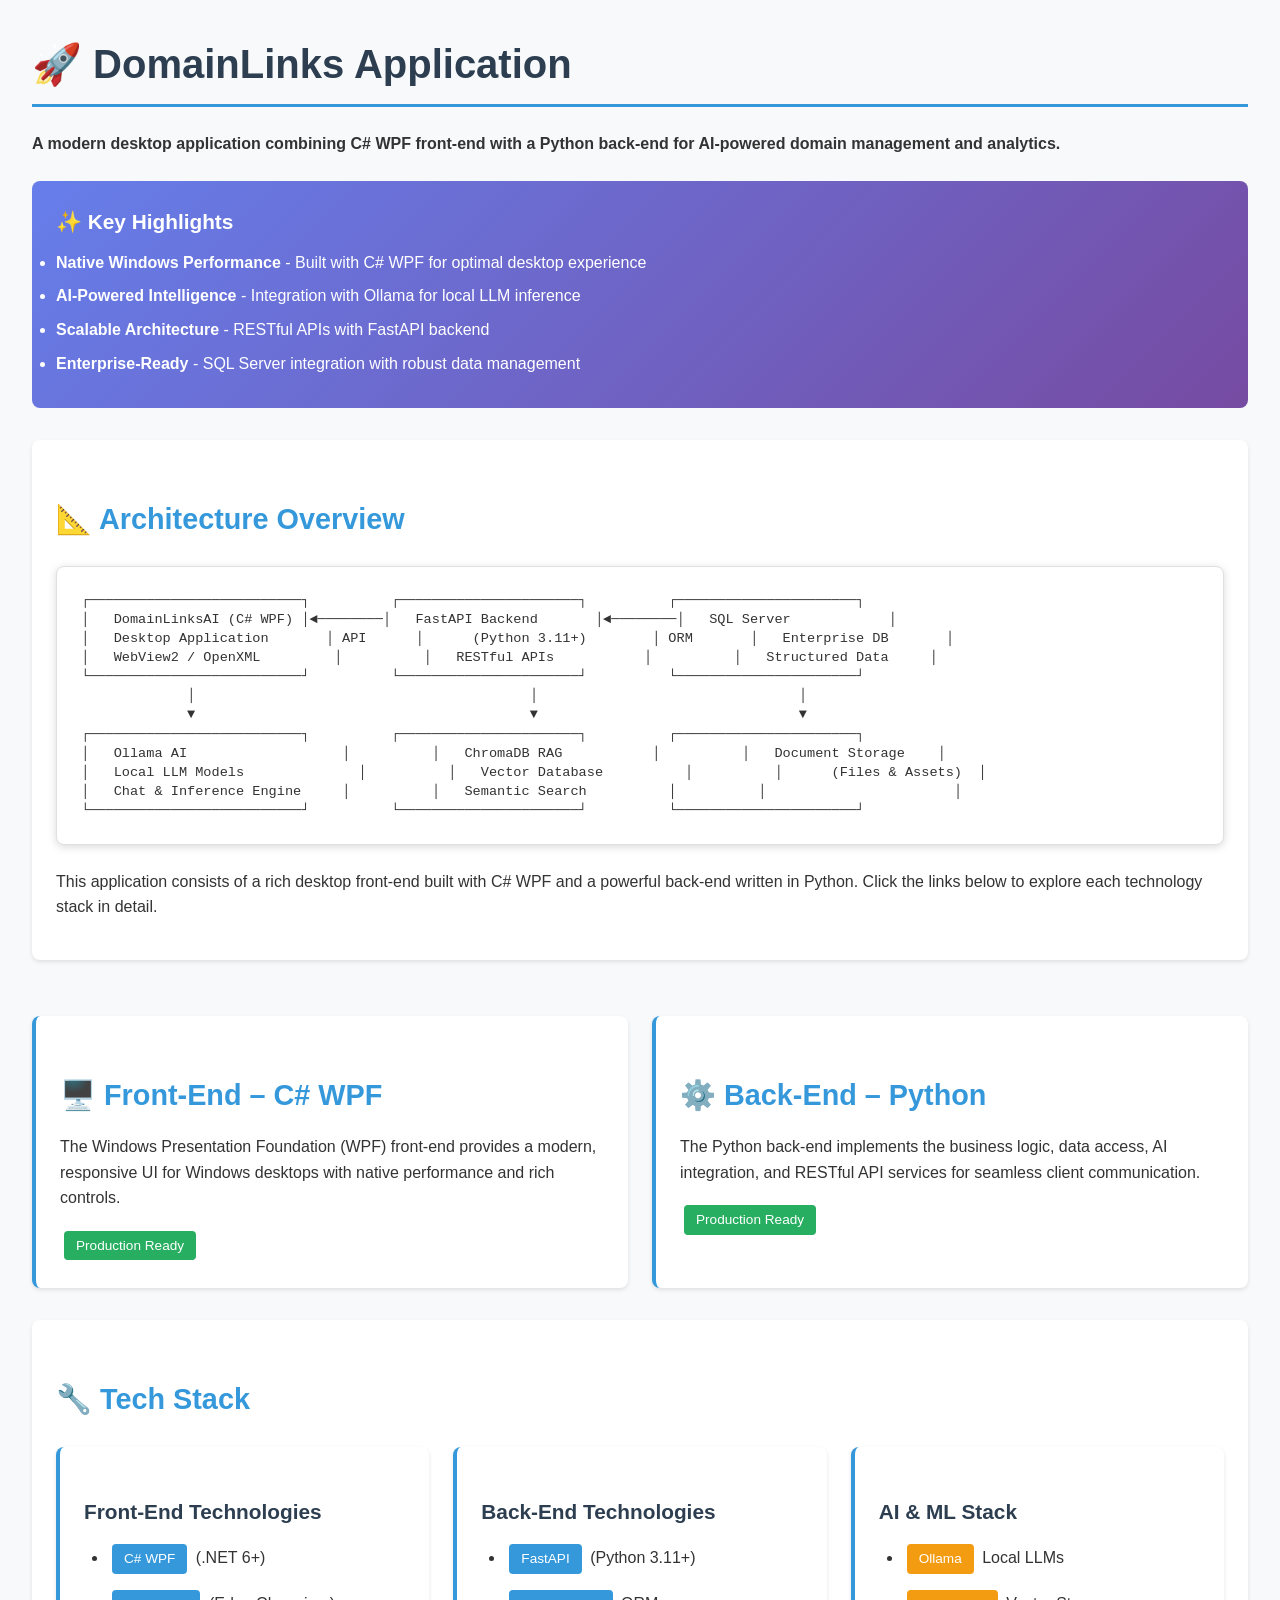
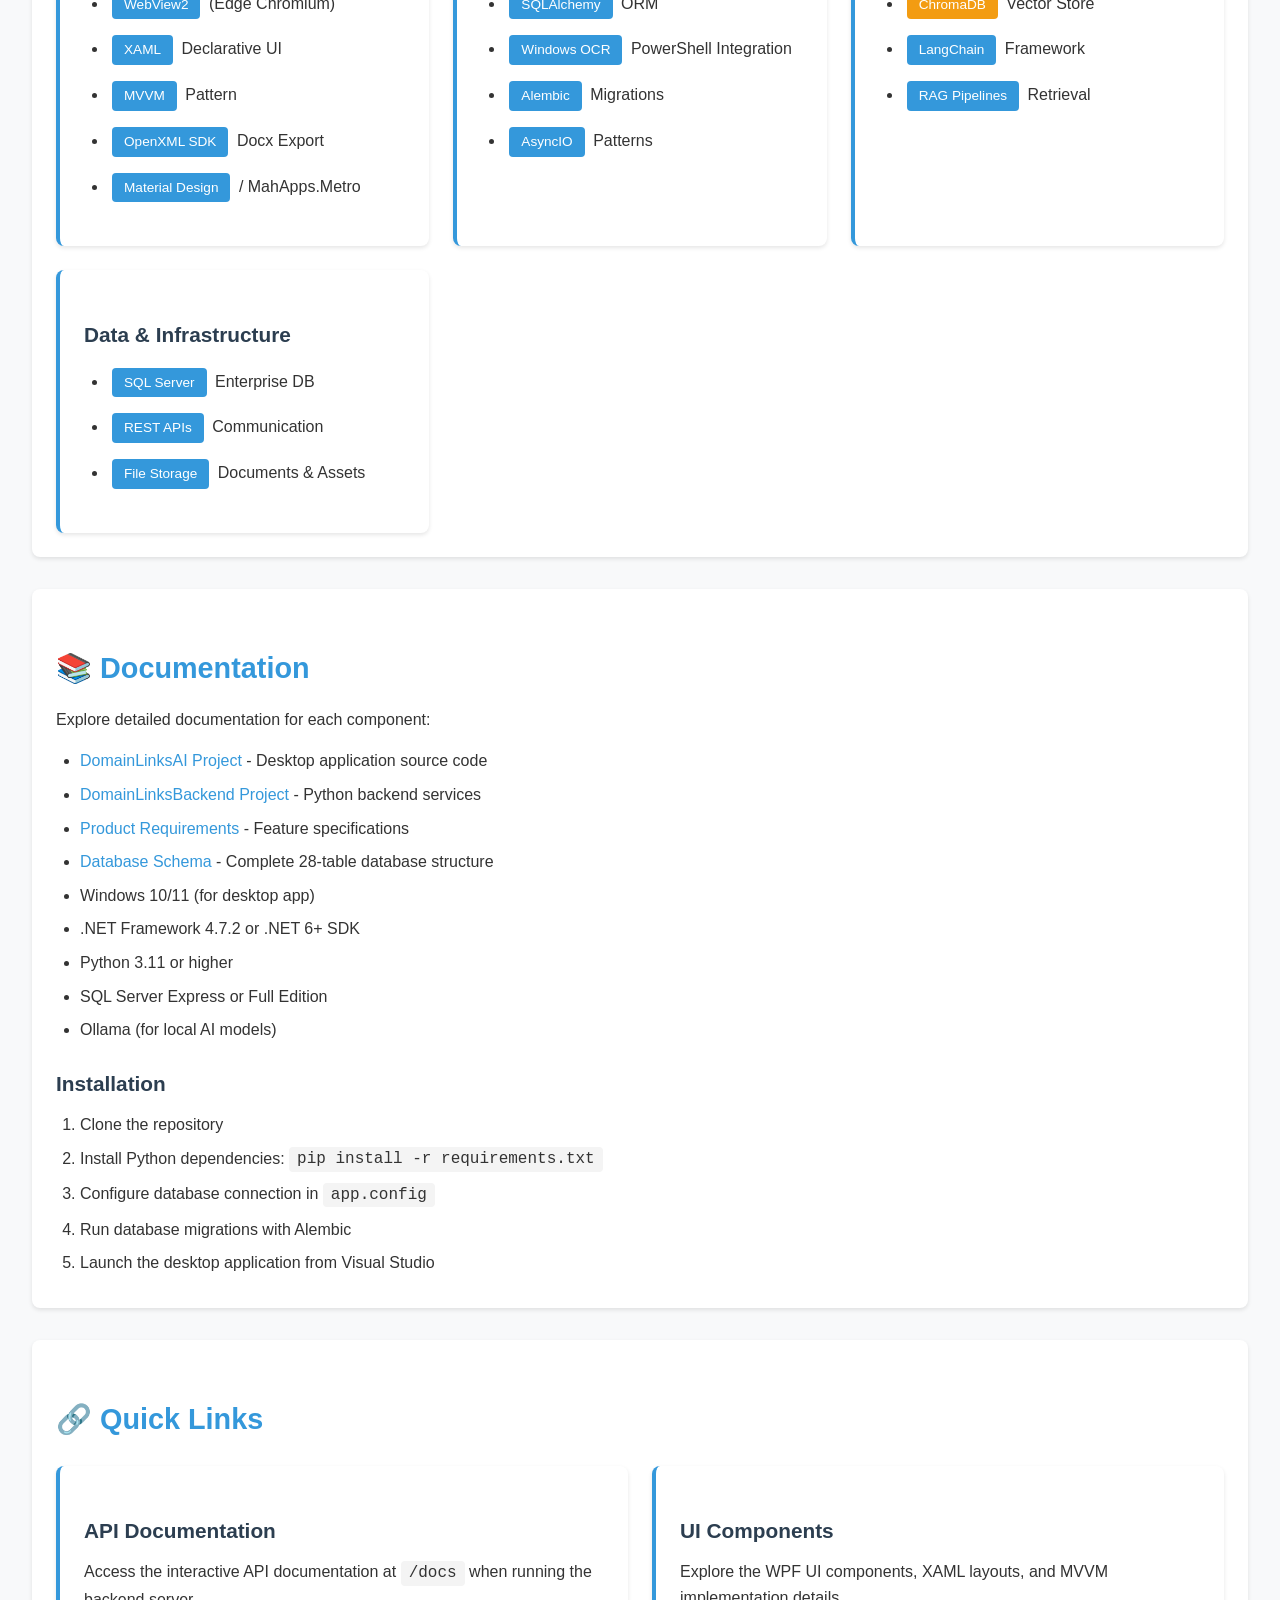
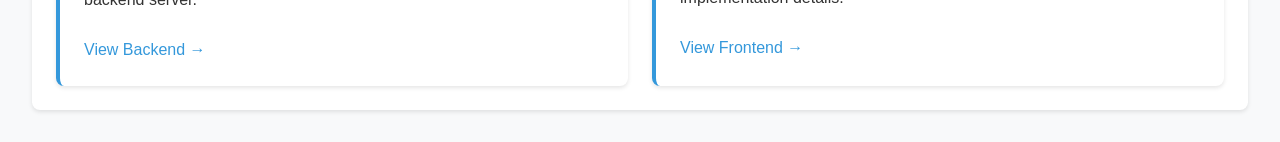
<file: WebEnterpriseArc/index.htm>
<!DOCTYPE html>
<html lang="en">
<head>
    <meta charset="UTF-8">
    <meta name="viewport" content="width=device-width, initial-scale=1.0">
    <meta name="description" content="DomainLinks - Modern desktop application for AI-powered domain management and analytics">
    <meta name="keywords" content="DomainLinks, WPF, Python, FastAPI, AI, Machine Learning, Domain Management">
    <title>DomainLinks Application Overview</title>
    <style>
        :root {
            --primary-color: #2c3e50;
            --secondary-color: #3498db;
            --accent-color: #e74c3c;
            --bg-color: #f8f9fa;
            --text-color: #333;
            --success-color: #27ae60;
            --warning-color: #f39c12;
        }

        * {
            box-sizing: border-box;
            margin: 0;
            padding: 0;
        }

        body {
            font-family: 'Segoe UI', Tahoma, Geneva, Verdana, sans-serif;
            line-height: 1.6;
            color: var(--text-color);
            background-color: var(--bg-color);
            padding: 2rem;
            max-width: 1400px;
            margin: 0 auto;
        }

        h1 {
            color: var(--primary-color);
            border-bottom: 3px solid var(--secondary-color);
            padding-bottom: 0.5rem;
            margin-bottom: 1.5rem;
            font-size: 2.5rem;
        }

        h2 {
            color: var(--secondary-color);
            margin-top: 2rem;
            margin-bottom: 1rem;
            font-size: 1.8rem;
        }

        h3 {
            color: var(--primary-color);
            margin-top: 1.5rem;
            margin-bottom: 0.75rem;
            font-size: 1.3rem;
        }

        p {
            margin-bottom: 1rem;
        }

        .section {
            margin-top: 2rem;
            padding: 1.5rem;
            background: white;
            border-radius: 8px;
            box-shadow: 0 2px 4px rgba(0,0,0,0.1);
        }

        a {
            color: var(--secondary-color);
            text-decoration: none;
            transition: all 0.3s ease;
        }

        a:hover {
            text-decoration: underline;
            color: var(--accent-color);
        }

        .architecture-diagram {
            background: white;
            padding: 1.5rem;
            border-radius: 8px;
            box-shadow: 0 2px 8px rgba(0,0,0,0.15);
            overflow-x: auto;
            margin: 1.5rem 0;
            border: 1px solid #e0e0e0;
        }

        .feature-grid {
            display: grid;
            grid-template-columns: repeat(auto-fit, minmax(300px, 1fr));
            gap: 1.5rem;
            margin-top: 1.5rem;
        }

        .feature-card {
            background: white;
            padding: 1.5rem;
            border-radius: 8px;
            box-shadow: 0 2px 4px rgba(0,0,0,0.1);
            transition: transform 0.3s ease, box-shadow 0.3s ease;
            border-left: 4px solid var(--secondary-color);
        }

        .feature-card:hover {
            transform: translateY(-5px);
            box-shadow: 0 8px 16px rgba(0,0,0,0.2);
        }

        .tech-badge {
            display: inline-block;
            background: var(--secondary-color);
            color: white;
            padding: 0.25rem 0.75rem;
            border-radius: 4px;
            font-size: 0.85rem;
            margin: 0.25rem;
            font-weight: 500;
        }

        .status-badge {
            display: inline-block;
            padding: 0.25rem 0.75rem;
            border-radius: 4px;
            font-size: 0.85rem;
            font-weight: 500;
        }

        .status-active {
            background: var(--success-color);
            color: white;
        }

        .status-beta {
            background: var(--warning-color);
            color: white;
        }

        ul {
            margin-left: 1.5rem;
            margin-bottom: 1rem;
        }

        li {
            margin-bottom: 0.5rem;
        }

        .highlight-box {
            background: linear-gradient(135deg, #667eea 0%, #764ba2 100%);
            color: white;
            padding: 1.5rem;
            border-radius: 8px;
            margin: 1.5rem 0;
        }

        .highlight-box h3 {
            color: white;
            margin-top: 0;
        }

        code {
            background: #f4f4f4;
            padding: 0.2rem 0.5rem;
            border-radius: 4px;
            font-family: 'Consolas', 'Courier New', monospace;
        }
    </style>
</head>
<body>
    <h1>🚀 DomainLinks Application</h1>
    <p><strong>A modern desktop application combining C# WPF front-end with a Python back-end for AI-powered domain management and analytics.</strong></p>

    <div class="highlight-box">
        <h3>✨ Key Highlights</h3>
        <ul style="margin: 0; list-style-type: disc;">
            <li><strong>Native Windows Performance</strong> - Built with C# WPF for optimal desktop experience</li>
            <li><strong>AI-Powered Intelligence</strong> - Integration with Ollama for local LLM inference</li>
            <li><strong>Scalable Architecture</strong> - RESTful APIs with FastAPI backend</li>
            <li><strong>Enterprise-Ready</strong> - SQL Server integration with robust data management</li>
        </ul>
    </div>

    <div class="section">
        <h2>📐 Architecture Overview</h2>
        <div class="architecture-diagram">
<pre style="font-family: 'Consolas', 'Courier New', monospace; font-size: 0.85rem; line-height: 1.4;">
┌──────────────────────────┐          ┌──────────────────────┐          ┌──────────────────────┐
│   DomainLinksAI (C# WPF) │◄────────│   FastAPI Backend       │◄────────│   SQL Server            │
│   Desktop Application       │ API      │      (Python 3.11+)        │ ORM       │   Enterprise DB       │
│   WebView2 / OpenXML         │          │   RESTful APIs           │          │   Structured Data     │
└──────────────────────────┘          └──────────────────────┘          └──────────────────────┘
             │                                         │                                │
             ▼                                         ▼                                ▼
┌──────────────────────────┐          ┌──────────────────────┐          ┌──────────────────────┐
│   Ollama AI                   │          │   ChromaDB RAG           │          │   Document Storage    │
│   Local LLM Models              │          │   Vector Database          │          │      (Files & Assets)  │
│   Chat & Inference Engine     │          │   Semantic Search          │          │                       │
└──────────────────────────┘          └──────────────────────┘          └──────────────────────┘
</pre>
        </div>
        <p>This application consists of a rich desktop front-end built with C# WPF and a powerful back-end written in Python. Click the links below to explore each technology stack in detail.</p>
    </div>

    <div class="feature-grid">
        <div class="section feature-card">
            <h2><a href="frontend.htm">🖥️ Front-End – C# WPF</a></h2>
            <p>The Windows Presentation Foundation (WPF) front-end provides a modern, responsive UI for Windows desktops with native performance and rich controls.</p>
            <span class="tech-badge status-active">Production Ready</span>
        </div>

        <div class="section feature-card">
            <h2><a href="backend.htm">⚙️ Back-End – Python</a></h2>
            <p>The Python back-end implements the business logic, data access, AI integration, and RESTful API services for seamless client communication.</p>
            <span class="tech-badge status-active">Production Ready</span>
        </div>
    </div>

    <div class="section">
        <h2>🔧 Tech Stack</h2>
        <div class="feature-grid">
            <div class="feature-card">
                <h3>Front-End Technologies</h3>
                <ul>
                    <li><span class="tech-badge">C# WPF</span> (.NET 6+)</li>
                    <li><span class="tech-badge">WebView2</span> (Edge Chromium)</li>
                    <li><span class="tech-badge">XAML</span> Declarative UI</li>
                    <li><span class="tech-badge">MVVM</span> Pattern</li>
                    <li><span class="tech-badge">OpenXML SDK</span> Docx Export</li>
                    <li><span class="tech-badge">Material Design</span> / MahApps.Metro</li>
                </ul>
            </div>
            <div class="feature-card">
                <h3>Back-End Technologies</h3>
                <ul>
                    <li><span class="tech-badge">FastAPI</span> (Python 3.11+)</li>
                    <li><span class="tech-badge">SQLAlchemy</span> ORM</li>
                    <li><span class="tech-badge">Windows OCR</span> PowerShell Integration</li>
                    <li><span class="tech-badge">Alembic</span> Migrations</li>
                    <li><span class="tech-badge">AsyncIO</span> Patterns</li>
                </ul>
            </div>
            <div class="feature-card">
                <h3>AI & ML Stack</h3>
                <ul>
                    <li><span class="tech-badge status-beta">Ollama</span> Local LLMs</li>
                    <li><span class="tech-badge status-beta">ChromaDB</span> Vector Store</li>
                    <li><span class="tech-badge">LangChain</span> Framework</li>
                    <li><span class="tech-badge">RAG Pipelines</span> Retrieval</li>
                </ul>
            </div>
             <div class="feature-card">
                 <h3>Data & Infrastructure</h3>
                 <ul>
                     <li><span class="tech-badge">SQL Server</span> Enterprise DB</li>
                     <li><span class="tech-badge">REST APIs</span> Communication</li>
                     <li><span class="tech-badge">File Storage</span> Documents & Assets</li>
                </ul>
            </div>
        </div>
    </div>

    <div class="section">
        <h2>📚 Documentation</h2>
        <p>Explore detailed documentation for each component:</p>
        <ul>
            <li><a href="../DomainLinksAI/README.md">DomainLinksAI Project</a> - Desktop application source code</li>
            <li><a href="../DomainLinksBackend/README.md">DomainLinksBackend Project</a> - Python backend services</li>
            <li><a href="../planning/domainlinks-prd.md">Product Requirements</a> - Feature specifications</li>
             <li><a href="backend.htm">Database Schema</a> - Complete 28-table database structure</li>
            <li>Windows 10/11 (for desktop app)</li>
            <li>.NET Framework 4.7.2 or .NET 6+ SDK</li>
            <li>Python 3.11 or higher</li>
            <li>SQL Server Express or Full Edition</li>
            <li>Ollama (for local AI models)</li>
        </ul>

        <h3>Installation</h3>
        <ol style="margin-left: 1.5rem;">
            <li>Clone the repository</li>
            <li>Install Python dependencies: <code>pip install -r requirements.txt</code></li>
            <li>Configure database connection in <code>app.config</code></li>
            <li>Run database migrations with Alembic</li>
            <li>Launch the desktop application from Visual Studio</li>
        </ol>
    </div>

    <div class="section">
        <h2>🔗 Quick Links</h2>
        <div class="feature-grid">
            <div class="feature-card">
                <h3>API Documentation</h3>
                <p>Access the interactive API documentation at <code>/docs</code> when running the backend server.</p>
                <a href="backend.htm" style="display: inline-block; margin-top: 0.5rem;">View Backend →</a>
            </div>
            <div class="feature-card">
                <h3>UI Components</h3>
                <p>Explore the WPF UI components, XAML layouts, and MVVM implementation details.</p>
                <a href="frontend.htm" style="display: inline-block; margin-top: 0.5rem;">View Frontend →</a>
            </div>
        </div>
    </div>
</body>
</html>
</file>
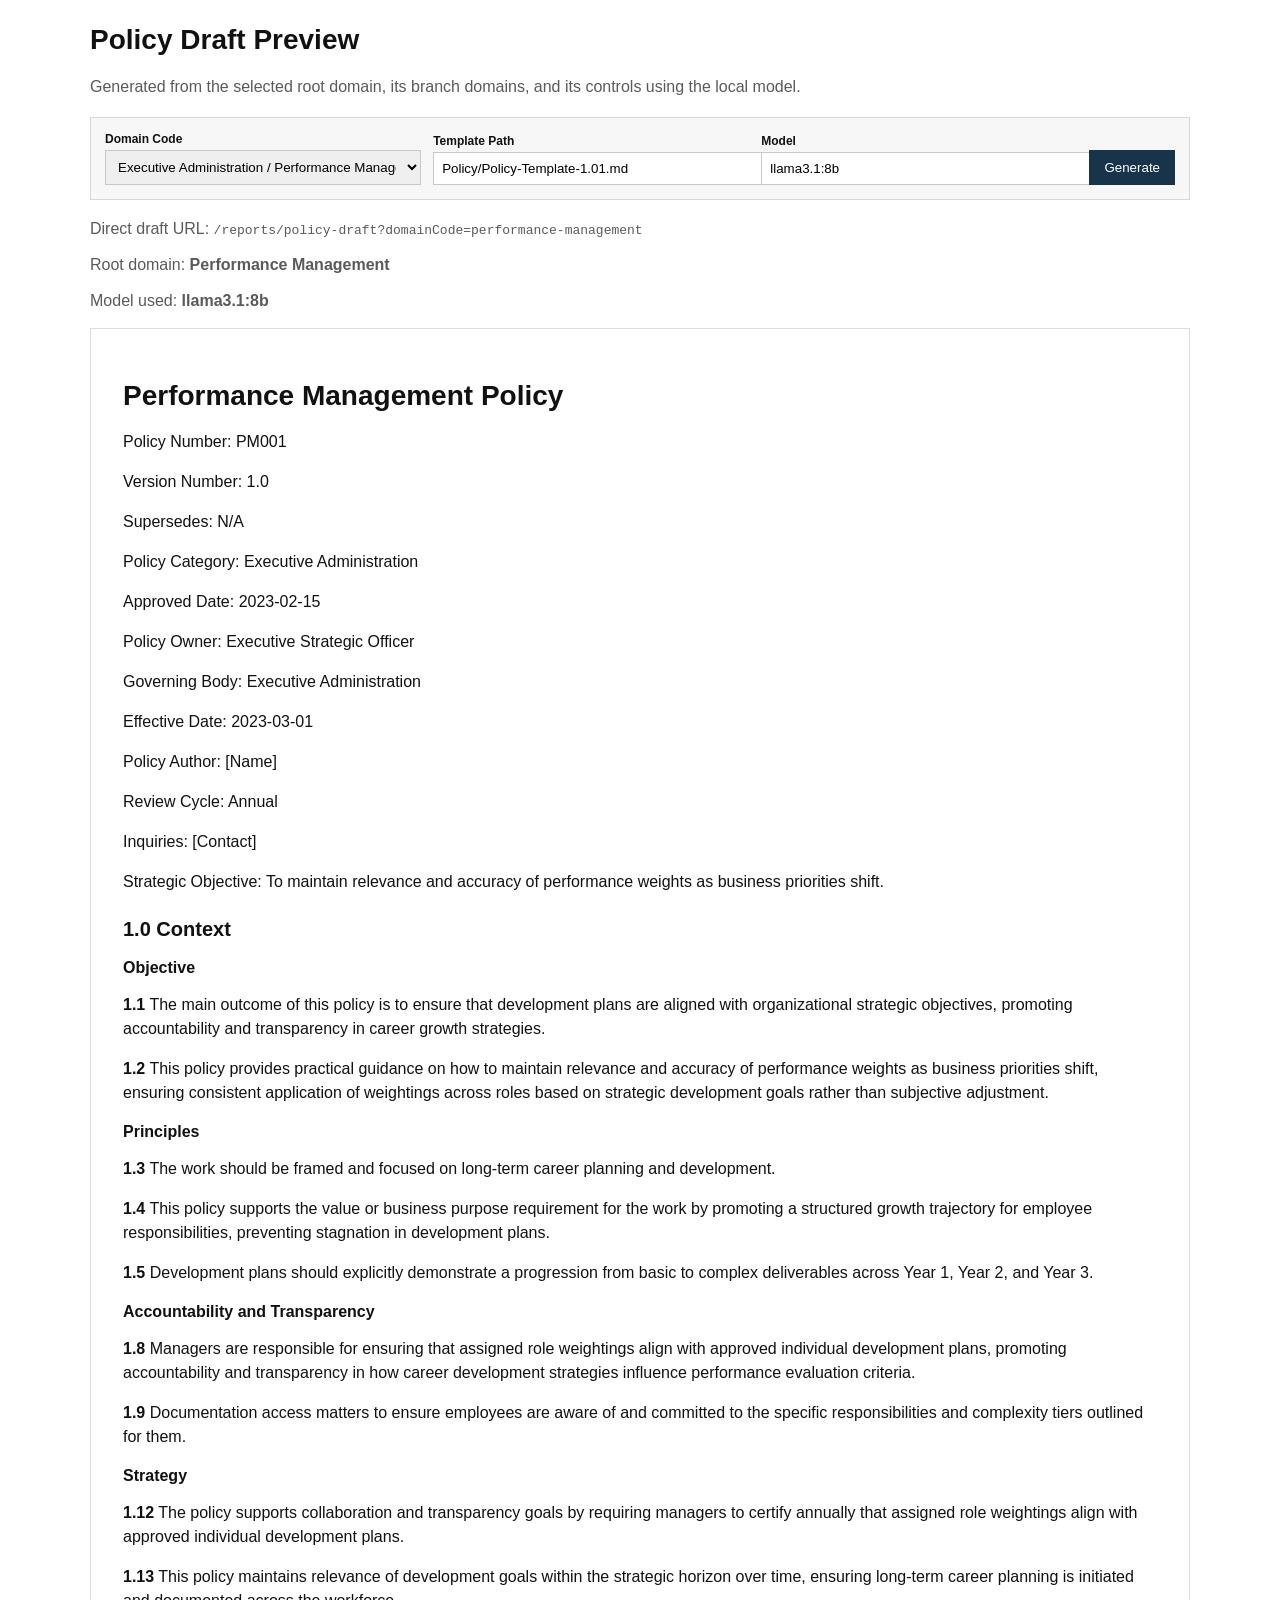
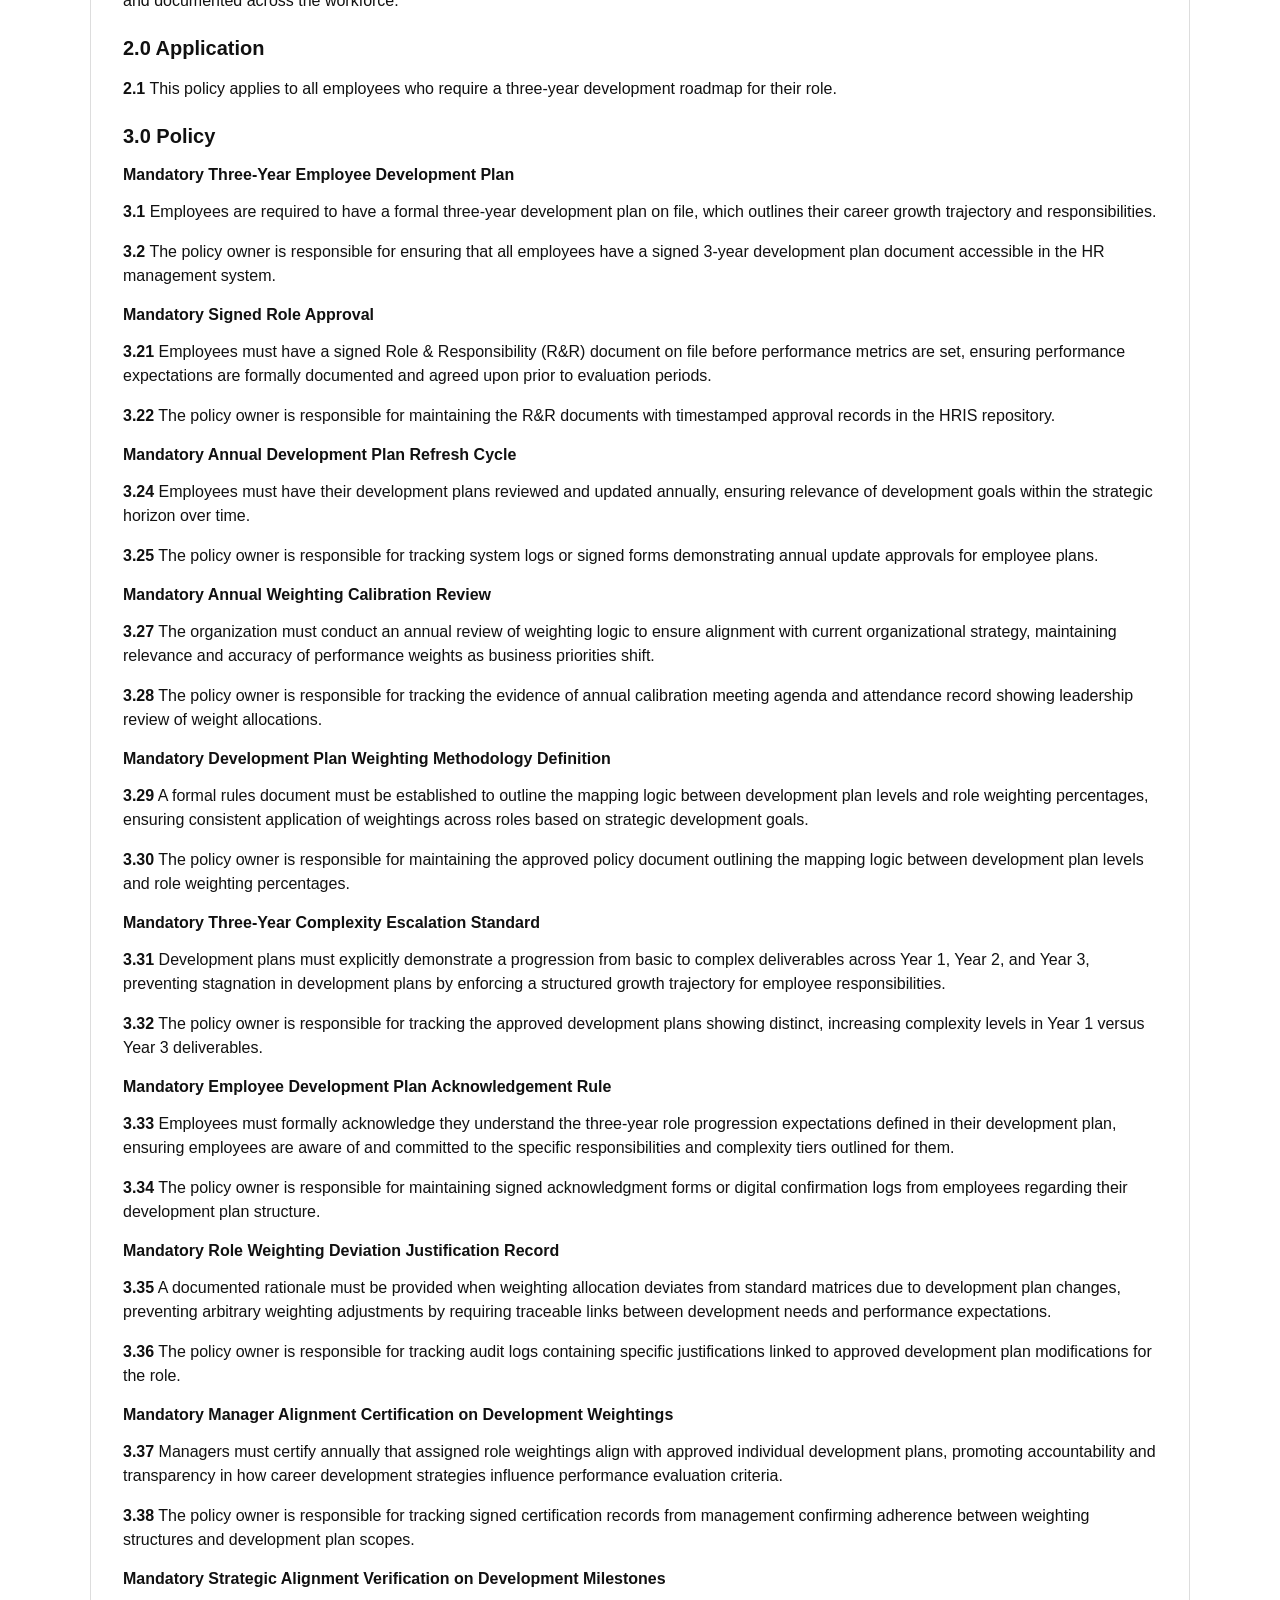
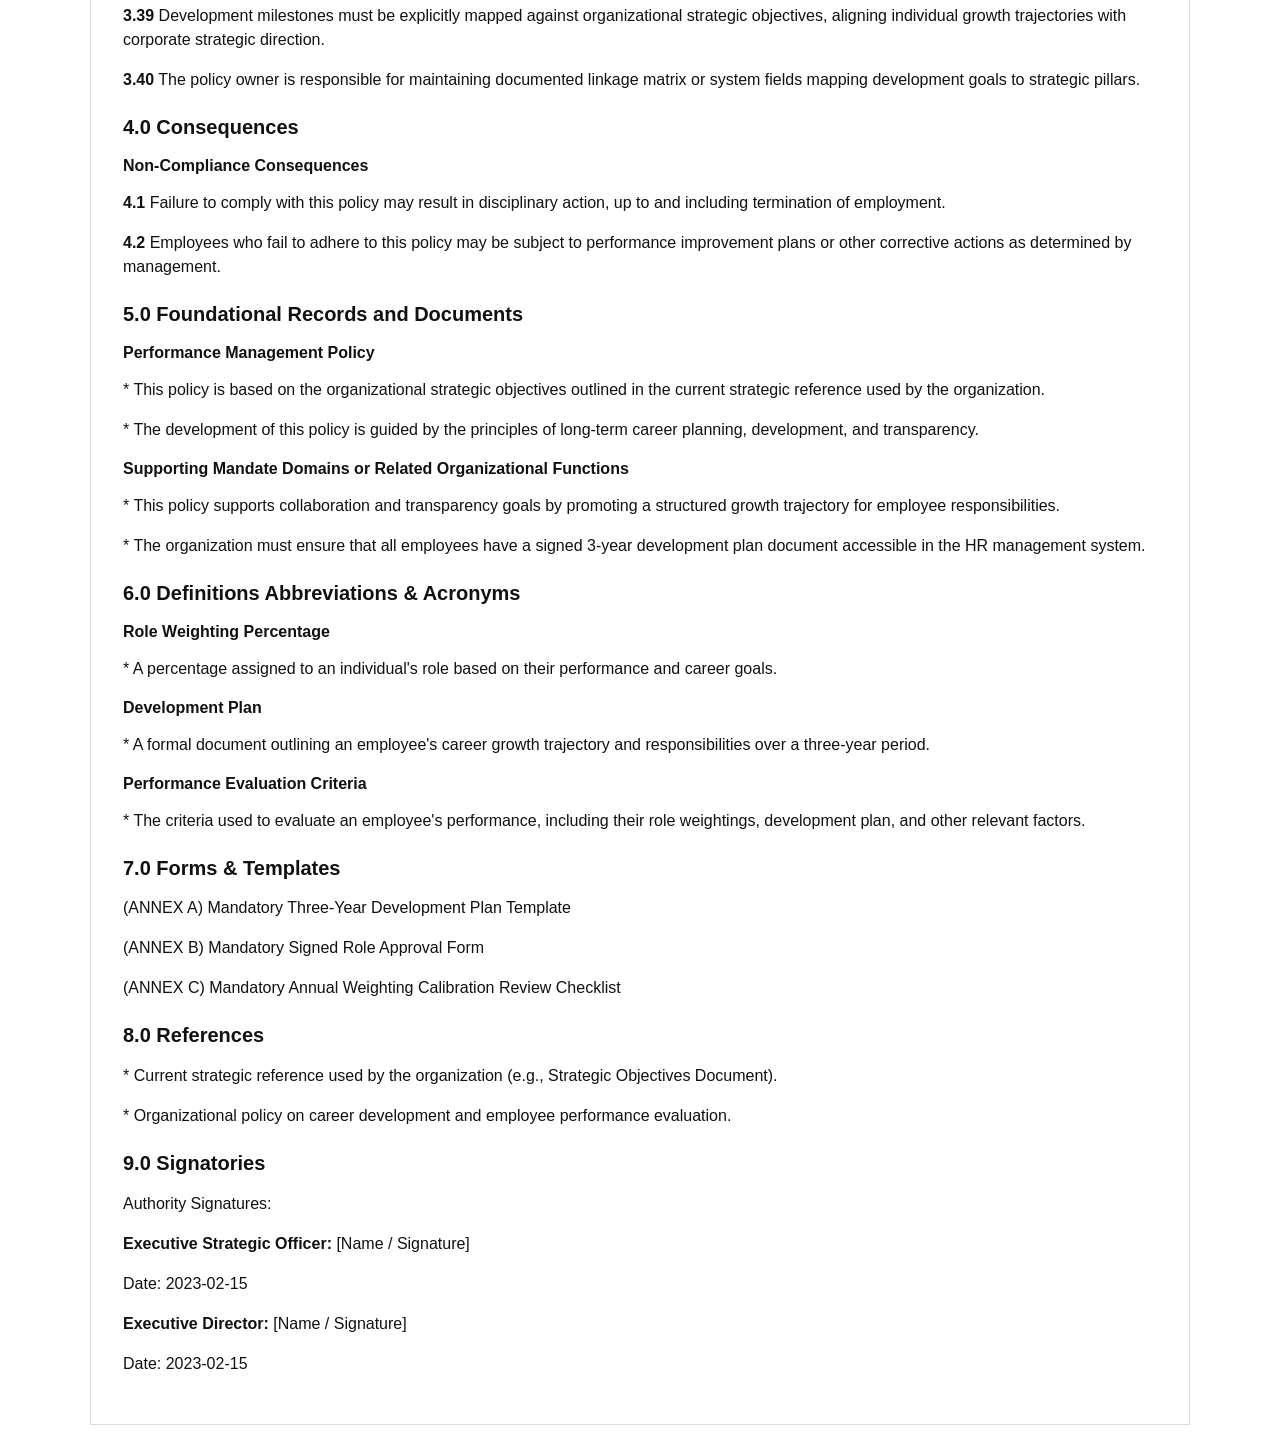
<file: tmp-policy-draft.html>
<!DOCTYPE html>
<html lang="en">
<head>
  <meta charset="utf-8">
  <title>Policy Draft Preview</title>
  <style>
    body { font-family: Arial, Helvetica, sans-serif; margin: 24px; color: #111; background: #fff; }
    .meta { color: #5a5a5a; margin-bottom: 18px; }
    .shell { max-width: 1100px; margin: 0 auto; }
    .toolbar { border: 1px solid #d7d7d7; background: #f7f7f7; padding: 14px; margin-bottom: 20px; }
    label { display: block; font-size: 12px; font-weight: bold; margin-bottom: 4px; }
    input { width: 100%; padding: 8px; border: 1px solid #c8c8c8; }
    .row { display: grid; grid-template-columns: 1fr 1fr 1fr auto; gap: 12px; align-items: end; }
    button { padding: 9px 14px; border: 1px solid #18344a; background: #18344a; color: #fff; cursor: pointer; }
    .doc { border: 1px solid #ddd; background: #fff; padding: 32px; }
    h1 { font-size: 28px; }
    h2 { font-size: 20px; margin-top: 24px; }
    h3 { font-size: 16px; margin-top: 18px; }
    p, li { line-height: 1.5; }
    ul { margin-top: 0; }
  </style>
</head>
<body>
  <div class="shell">
    <h1>Policy Draft Preview</h1>
    <p class="meta">Generated from the selected root domain, its branch domains, and its controls using the local model.</p>
    <form class="toolbar" method="get" action="/reports/policy-draft">
      <div class="row">
        <div>
          <label for="domainCode">Domain Code</label>
          <select id="domainCode" name="domainCode" style="width: 100%; padding: 8px; border: 1px solid #c8c8c8;">
            <option value="">Select a domain...</option>
<option value="executive-administration">Executive Administration</option>
<option value="performance-management" selected>Executive Administration / Performance Management</option>
          </select>
        </div>
        <div>
          <label for="templatePath">Template Path</label>
          <input id="templatePath" name="templatePath" value="Policy/Policy-Template-1.01.md" />
        </div>
        <div>
          <label for="model">Model</label>
          <input id="model" name="model" value="llama3.1:8b" />
        </div>
        <div>
          <button type="submit">Generate</button>
        </div>
      </div>
    </form>
    <div class="meta">Direct draft URL: <code>/reports/policy-draft?domainCode=performance-management</code></div>
    <div class="meta">Root domain: <strong>Performance Management</strong></div>
    <div class="meta">Model used: <strong>llama3.1:8b</strong></div>
    <div class="doc">
      <h1>Performance Management Policy</h1>
<p>Policy Number: PM001</p>
<p>Version Number: 1.0</p>
<p>Supersedes: N/A</p>
<p>Policy Category: Executive Administration</p>
<p>Approved Date: 2023-02-15</p>
<p>Policy Owner: Executive Strategic Officer</p>
<p>Governing Body: Executive Administration</p>
<p>Effective Date: 2023-03-01</p>
<p>Policy Author: [Name]</p>
<p>Review Cycle: Annual</p>
<p>Inquiries: [Contact]</p>
<p>Strategic Objective: To maintain relevance and accuracy of performance weights as business priorities shift.</p>
<h2>1.0 Context</h2>
<h3>Objective</h3>
<p><strong>1.1</strong> The main outcome of this policy is to ensure that development plans are aligned with organizational strategic objectives, promoting accountability and transparency in career growth strategies.</p>
<p><strong>1.2</strong> This policy provides practical guidance on how to maintain relevance and accuracy of performance weights as business priorities shift, ensuring consistent application of weightings across roles based on strategic development goals rather than subjective adjustment.</p>
<h3>Principles</h3>
<p><strong>1.3</strong> The work should be framed and focused on long-term career planning and development.</p>
<p><strong>1.4</strong> This policy supports the value or business purpose requirement for the work by promoting a structured growth trajectory for employee responsibilities, preventing stagnation in development plans.</p>
<p><strong>1.5</strong> Development plans should explicitly demonstrate a progression from basic to complex deliverables across Year 1, Year 2, and Year 3.</p>
<h3>Accountability and Transparency</h3>
<p><strong>1.8</strong> Managers are responsible for ensuring that assigned role weightings align with approved individual development plans, promoting accountability and transparency in how career development strategies influence performance evaluation criteria.</p>
<p><strong>1.9</strong> Documentation access matters to ensure employees are aware of and committed to the specific responsibilities and complexity tiers outlined for them.</p>
<h3>Strategy</h3>
<p><strong>1.12</strong> The policy supports collaboration and transparency goals by requiring managers to certify annually that assigned role weightings align with approved individual development plans.</p>
<p><strong>1.13</strong> This policy maintains relevance of development goals within the strategic horizon over time, ensuring long-term career planning is initiated and documented across the workforce.</p>
<h2>2.0 Application</h2>
<p><strong>2.1</strong> This policy applies to all employees who require a three-year development roadmap for their role.</p>
<h2>3.0 Policy</h2>
<h3>Mandatory Three-Year Employee Development Plan</h3>
<p><strong>3.1</strong> Employees are required to have a formal three-year development plan on file, which outlines their career growth trajectory and responsibilities.</p>
<p><strong>3.2</strong> The policy owner is responsible for ensuring that all employees have a signed 3-year development plan document accessible in the HR management system.</p>
<h3>Mandatory Signed Role Approval</h3>
<p><strong>3.21</strong> Employees must have a signed Role &amp; Responsibility (R&amp;R) document on file before performance metrics are set, ensuring performance expectations are formally documented and agreed upon prior to evaluation periods.</p>
<p><strong>3.22</strong> The policy owner is responsible for maintaining the R&amp;R documents with timestamped approval records in the HRIS repository.</p>
<h3>Mandatory Annual Development Plan Refresh Cycle</h3>
<p><strong>3.24</strong> Employees must have their development plans reviewed and updated annually, ensuring relevance of development goals within the strategic horizon over time.</p>
<p><strong>3.25</strong> The policy owner is responsible for tracking system logs or signed forms demonstrating annual update approvals for employee plans.</p>
<h3>Mandatory Annual Weighting Calibration Review</h3>
<p><strong>3.27</strong> The organization must conduct an annual review of weighting logic to ensure alignment with current organizational strategy, maintaining relevance and accuracy of performance weights as business priorities shift.</p>
<p><strong>3.28</strong> The policy owner is responsible for tracking the evidence of annual calibration meeting agenda and attendance record showing leadership review of weight allocations.</p>
<h3>Mandatory Development Plan Weighting Methodology Definition</h3>
<p><strong>3.29</strong> A formal rules document must be established to outline the mapping logic between development plan levels and role weighting percentages, ensuring consistent application of weightings across roles based on strategic development goals.</p>
<p><strong>3.30</strong> The policy owner is responsible for maintaining the approved policy document outlining the mapping logic between development plan levels and role weighting percentages.</p>
<h3>Mandatory Three-Year Complexity Escalation Standard</h3>
<p><strong>3.31</strong> Development plans must explicitly demonstrate a progression from basic to complex deliverables across Year 1, Year 2, and Year 3, preventing stagnation in development plans by enforcing a structured growth trajectory for employee responsibilities.</p>
<p><strong>3.32</strong> The policy owner is responsible for tracking the approved development plans showing distinct, increasing complexity levels in Year 1 versus Year 3 deliverables.</p>
<h3>Mandatory Employee Development Plan Acknowledgement Rule</h3>
<p><strong>3.33</strong> Employees must formally acknowledge they understand the three-year role progression expectations defined in their development plan, ensuring employees are aware of and committed to the specific responsibilities and complexity tiers outlined for them.</p>
<p><strong>3.34</strong> The policy owner is responsible for maintaining signed acknowledgment forms or digital confirmation logs from employees regarding their development plan structure.</p>
<h3>Mandatory Role Weighting Deviation Justification Record</h3>
<p><strong>3.35</strong> A documented rationale must be provided when weighting allocation deviates from standard matrices due to development plan changes, preventing arbitrary weighting adjustments by requiring traceable links between development needs and performance expectations.</p>
<p><strong>3.36</strong> The policy owner is responsible for tracking audit logs containing specific justifications linked to approved development plan modifications for the role.</p>
<h3>Mandatory Manager Alignment Certification on Development Weightings</h3>
<p><strong>3.37</strong> Managers must certify annually that assigned role weightings align with approved individual development plans, promoting accountability and transparency in how career development strategies influence performance evaluation criteria.</p>
<p><strong>3.38</strong> The policy owner is responsible for tracking signed certification records from management confirming adherence between weighting structures and development plan scopes.</p>
<h3>Mandatory Strategic Alignment Verification on Development Milestones</h3>
<p><strong>3.39</strong> Development milestones must be explicitly mapped against organizational strategic objectives, aligning individual growth trajectories with corporate strategic direction.</p>
<p><strong>3.40</strong> The policy owner is responsible for maintaining documented linkage matrix or system fields mapping development goals to strategic pillars.</p>
<h2>4.0 Consequences</h2>
<h3>Non-Compliance Consequences</h3>
<p><strong>4.1</strong> Failure to comply with this policy may result in disciplinary action, up to and including termination of employment.</p>
<p><strong>4.2</strong> Employees who fail to adhere to this policy may be subject to performance improvement plans or other corrective actions as determined by management.</p>
<h2>5.0 Foundational Records and Documents</h2>
<h3>Performance Management Policy</h3>
<p>*   This policy is based on the organizational strategic objectives outlined in the current strategic reference used by the organization.</p>
<p>*   The development of this policy is guided by the principles of long-term career planning, development, and transparency.</p>
<h3>Supporting Mandate Domains or Related Organizational Functions</h3>
<p>*   This policy supports collaboration and transparency goals by promoting a structured growth trajectory for employee responsibilities.</p>
<p>*   The organization must ensure that all employees have a signed 3-year development plan document accessible in the HR management system.</p>
<h2>6.0 Definitions Abbreviations &amp; Acronyms</h2>
<h3>Role Weighting Percentage</h3>
<p>*   A percentage assigned to an individual&#x27;s role based on their performance and career goals.</p>
<h3>Development Plan</h3>
<p>*   A formal document outlining an employee&#x27;s career growth trajectory and responsibilities over a three-year period.</p>
<h3>Performance Evaluation Criteria</h3>
<p>*   The criteria used to evaluate an employee&#x27;s performance, including their role weightings, development plan, and other relevant factors.</p>
<h2>7.0 Forms &amp; Templates</h2>
<p>(ANNEX A) Mandatory Three-Year Development Plan Template</p>
<p>(ANNEX B) Mandatory Signed Role Approval Form</p>
<p>(ANNEX C) Mandatory Annual Weighting Calibration Review Checklist</p>
<h2>8.0 References</h2>
<p>*   Current strategic reference used by the organization (e.g., Strategic Objectives Document).</p>
<p>*   Organizational policy on career development and employee performance evaluation.</p>
<h2>9.0 Signatories</h2>
<p>Authority Signatures:</p>
<p><strong>Executive Strategic Officer:</strong> [Name / Signature]</p>
<p>Date: 2023-02-15</p>
<p><strong>Executive Director:</strong> [Name / Signature]</p>
<p>Date: 2023-02-15</p>
    </div>
  </div>
</body>
</html>
</file>
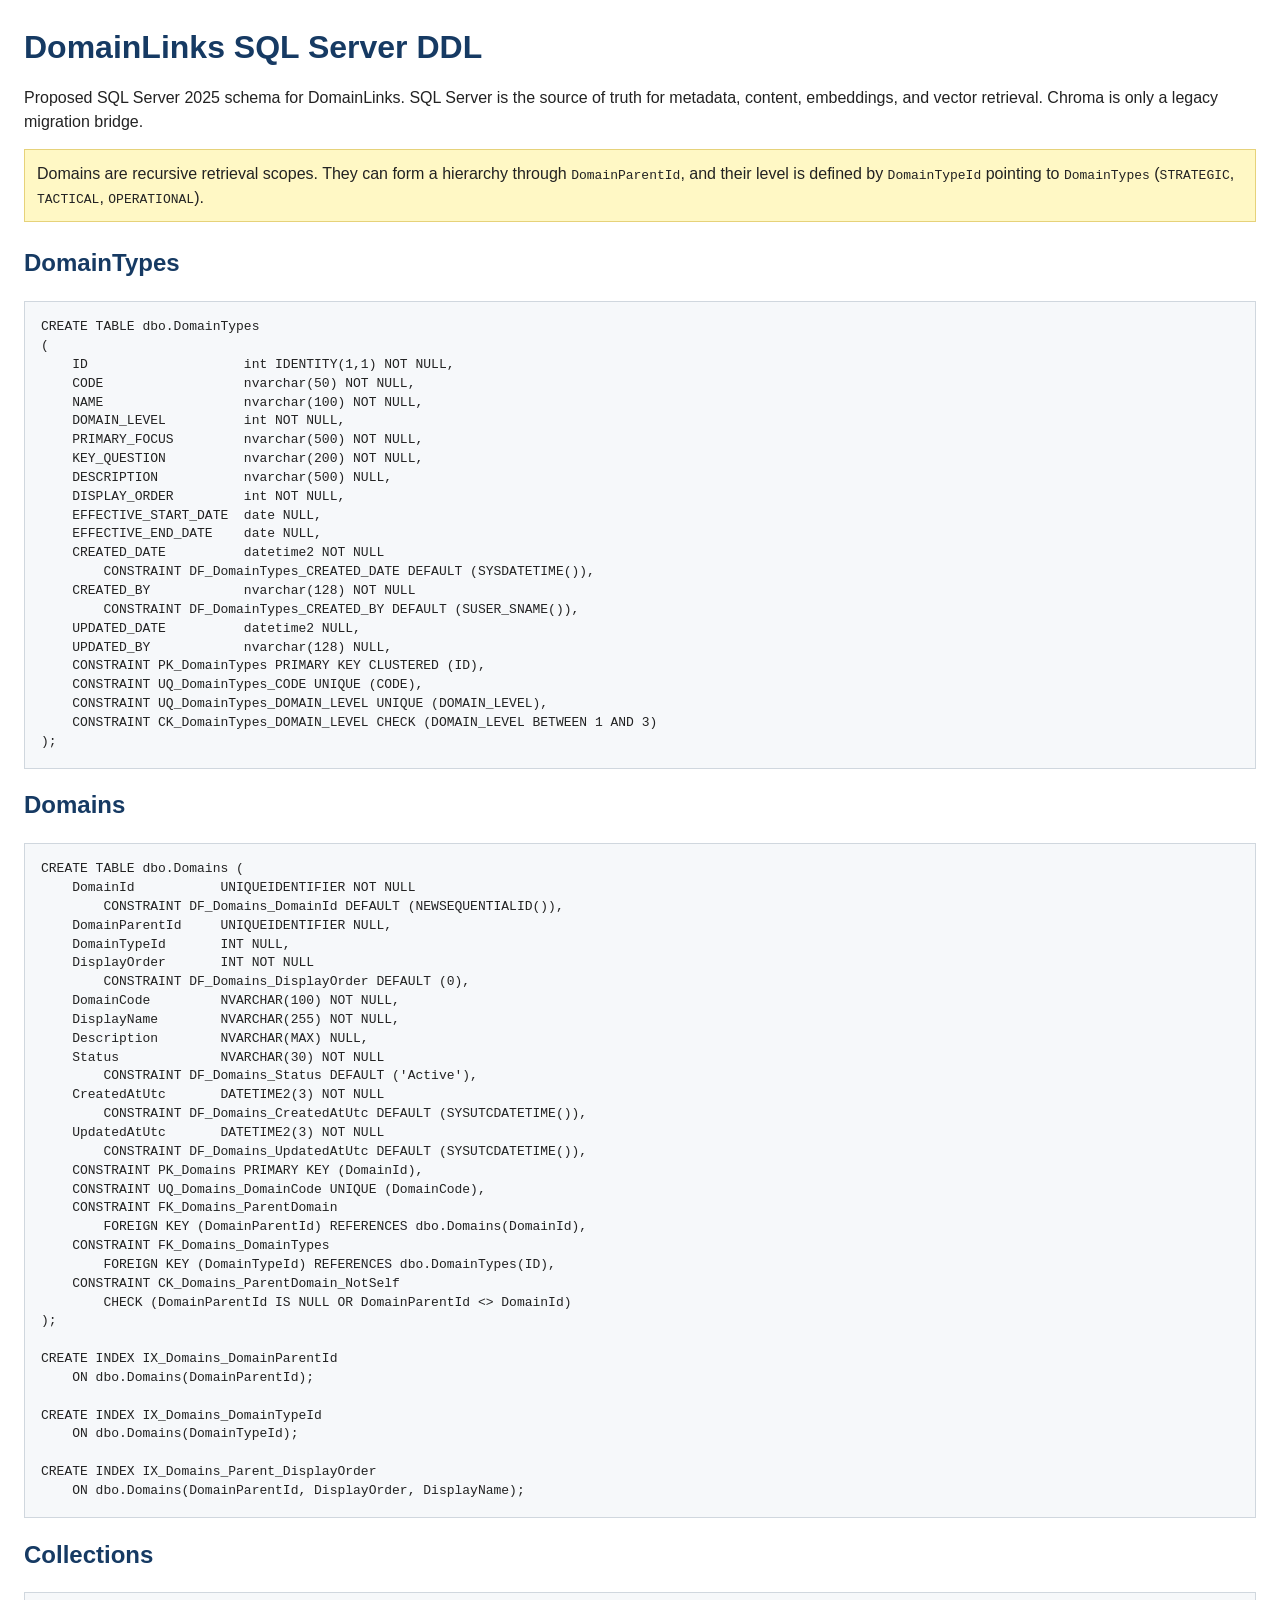
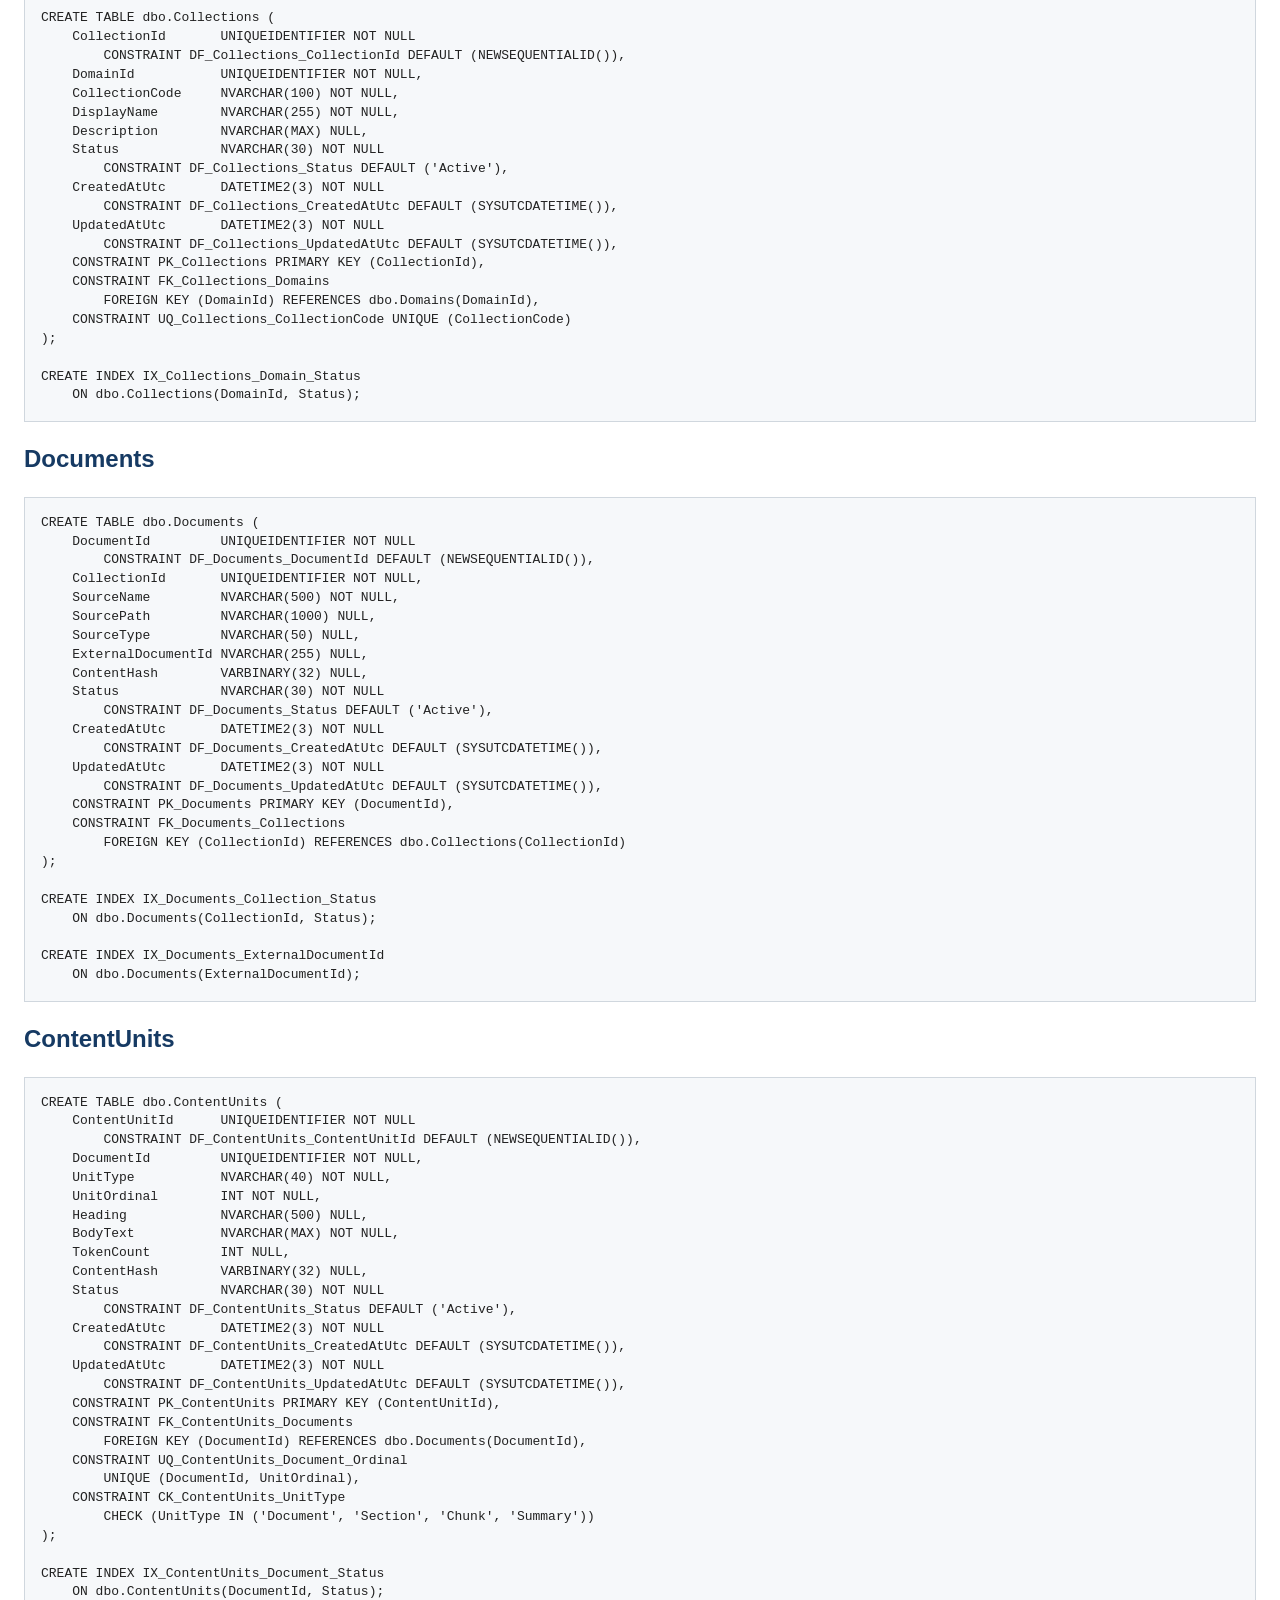
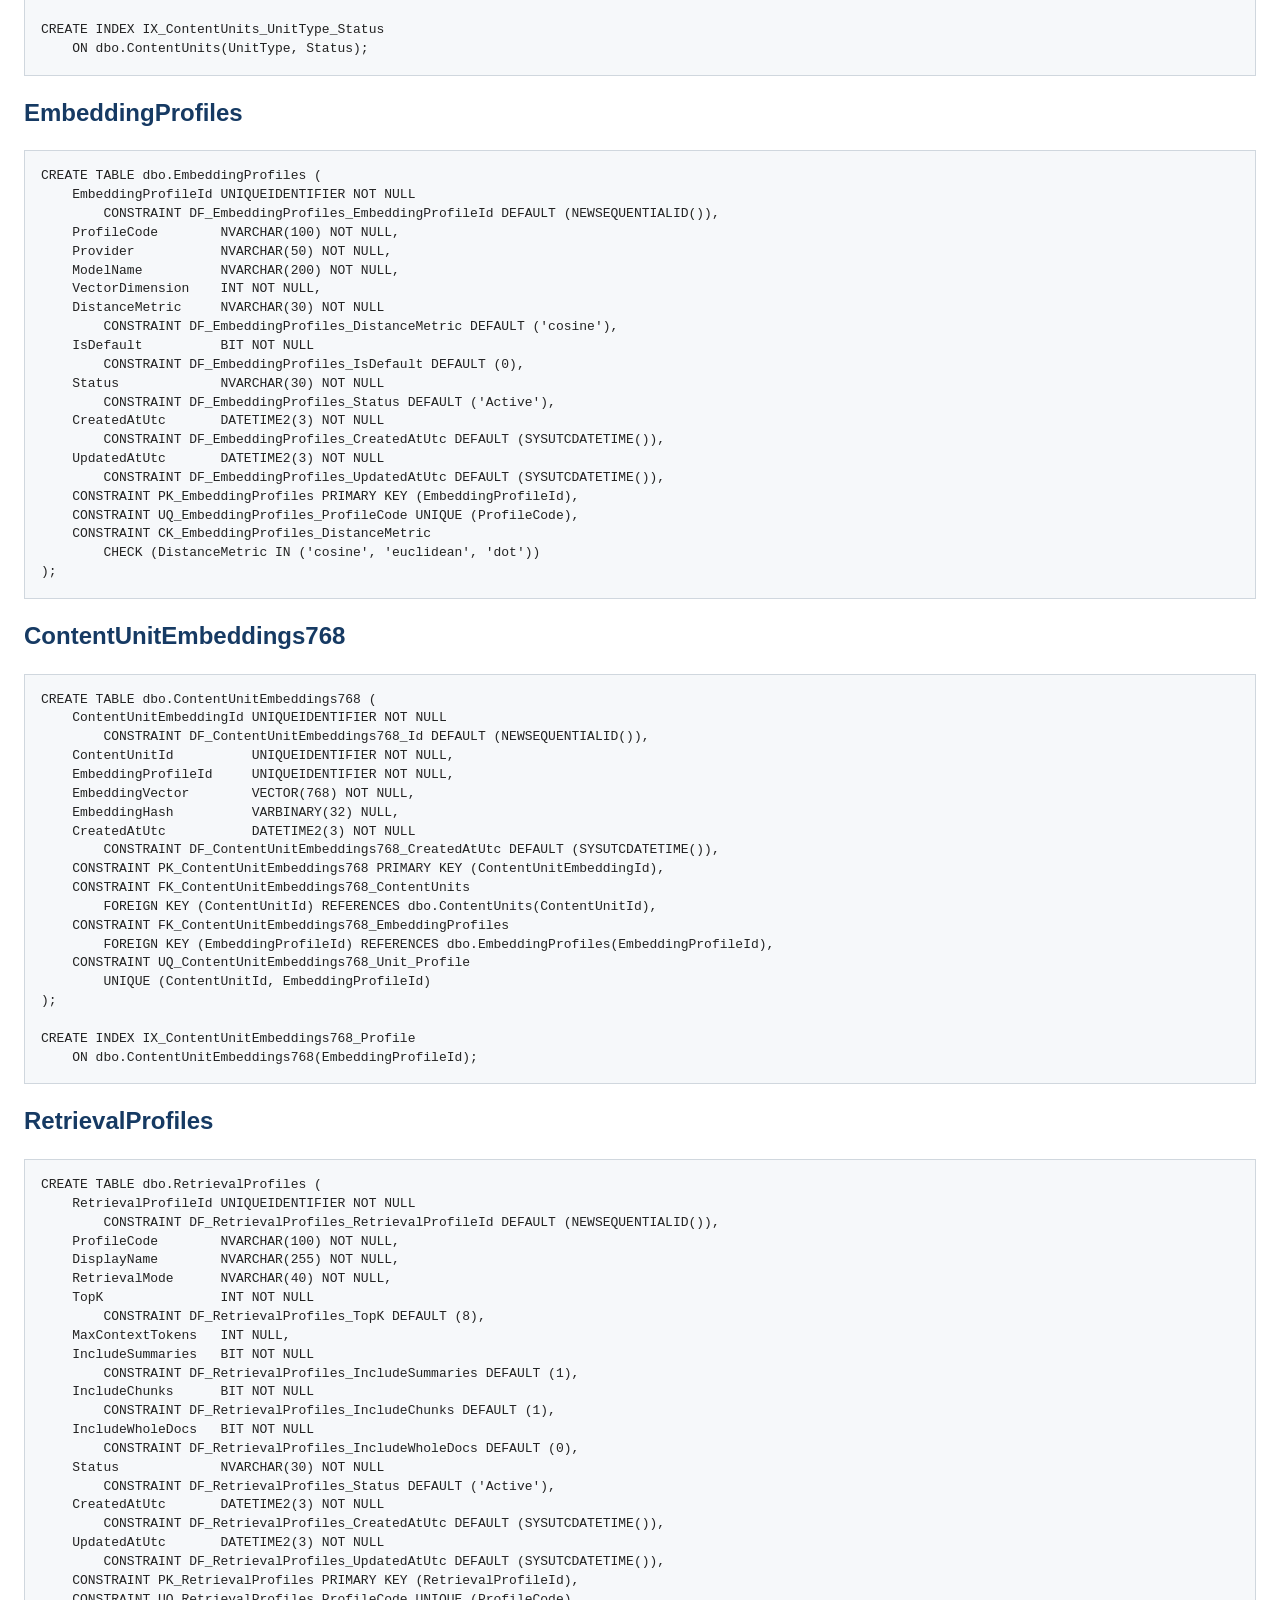
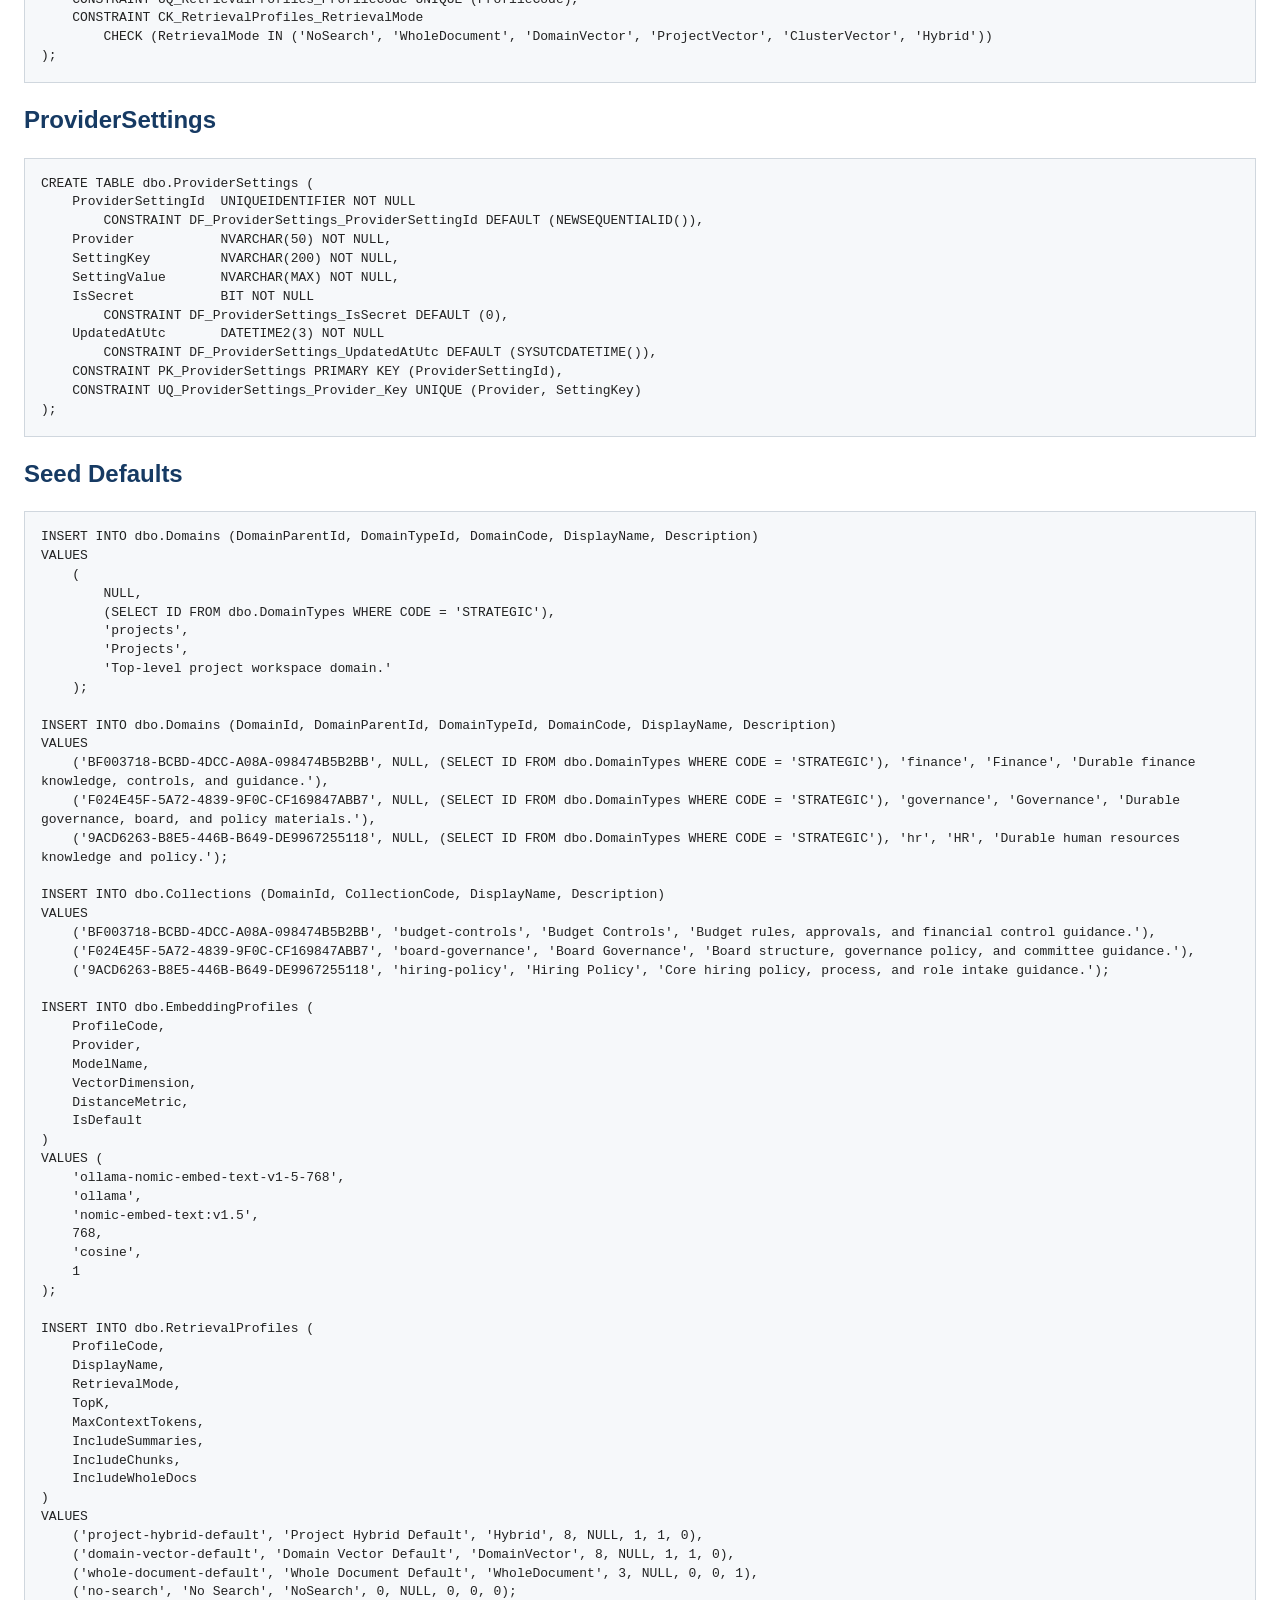
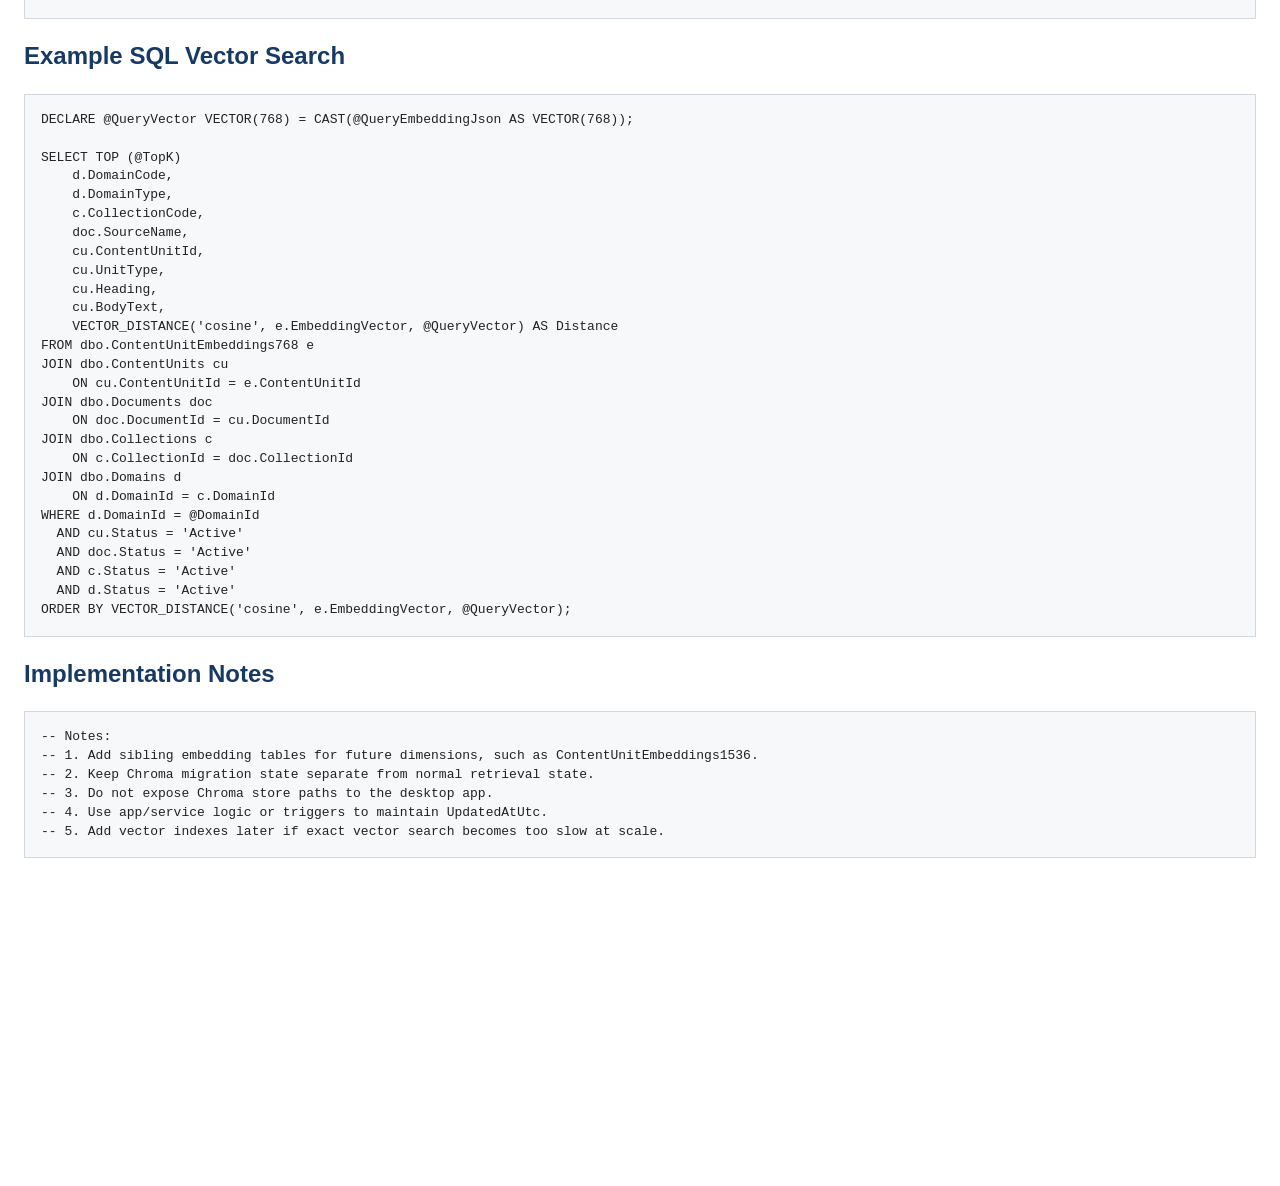
<file: planning/sql-server-ddl.html>
<!DOCTYPE html>
<html lang="en">
<head>
  <meta charset="utf-8" />
  <title>DomainLinks SQL Server DDL</title>
  <style>
    body {
      font-family: "Segoe UI", Arial, sans-serif;
      margin: 24px;
      line-height: 1.45;
      color: #222;
      background: #fff;
    }
    h1, h2 {
      color: #163a63;
    }
    h1 {
      margin-bottom: 8px;
    }
    .note {
      background: #fff8c5;
      border: 1px solid #e6d27a;
      padding: 12px;
      margin: 16px 0 24px;
    }
    pre {
      background: #f6f8fa;
      border: 1px solid #d0d7de;
      padding: 16px;
      overflow-x: auto;
      white-space: pre-wrap;
    }
    code {
      font-family: Consolas, "Courier New", monospace;
      font-size: 13px;
    }
  </style>
</head>
<body>
  <h1>DomainLinks SQL Server DDL</h1>
  <p>
    Proposed SQL Server 2025 schema for DomainLinks. SQL Server is the source of
    truth for metadata, content, embeddings, and vector retrieval. Chroma is only
    a legacy migration bridge.
  </p>

  <div class="note">
    Domains are recursive retrieval scopes. They can form a hierarchy through
    <code>DomainParentId</code>, and their level is defined by
    <code>DomainTypeId</code> pointing to <code>DomainTypes</code>
    (<code>STRATEGIC</code>, <code>TACTICAL</code>, <code>OPERATIONAL</code>).
  </div>

  <h2>DomainTypes</h2>
  <pre><code>CREATE TABLE dbo.DomainTypes
(
    ID                    int IDENTITY(1,1) NOT NULL,
    CODE                  nvarchar(50) NOT NULL,
    NAME                  nvarchar(100) NOT NULL,
    DOMAIN_LEVEL          int NOT NULL,
    PRIMARY_FOCUS         nvarchar(500) NOT NULL,
    KEY_QUESTION          nvarchar(200) NOT NULL,
    DESCRIPTION           nvarchar(500) NULL,
    DISPLAY_ORDER         int NOT NULL,
    EFFECTIVE_START_DATE  date NULL,
    EFFECTIVE_END_DATE    date NULL,
    CREATED_DATE          datetime2 NOT NULL
        CONSTRAINT DF_DomainTypes_CREATED_DATE DEFAULT (SYSDATETIME()),
    CREATED_BY            nvarchar(128) NOT NULL
        CONSTRAINT DF_DomainTypes_CREATED_BY DEFAULT (SUSER_SNAME()),
    UPDATED_DATE          datetime2 NULL,
    UPDATED_BY            nvarchar(128) NULL,
    CONSTRAINT PK_DomainTypes PRIMARY KEY CLUSTERED (ID),
    CONSTRAINT UQ_DomainTypes_CODE UNIQUE (CODE),
    CONSTRAINT UQ_DomainTypes_DOMAIN_LEVEL UNIQUE (DOMAIN_LEVEL),
    CONSTRAINT CK_DomainTypes_DOMAIN_LEVEL CHECK (DOMAIN_LEVEL BETWEEN 1 AND 3)
);</code></pre>

  <h2>Domains</h2>
  <pre><code>CREATE TABLE dbo.Domains (
    DomainId           UNIQUEIDENTIFIER NOT NULL
        CONSTRAINT DF_Domains_DomainId DEFAULT (NEWSEQUENTIALID()),
    DomainParentId     UNIQUEIDENTIFIER NULL,
    DomainTypeId       INT NULL,
    DisplayOrder       INT NOT NULL
        CONSTRAINT DF_Domains_DisplayOrder DEFAULT (0),
    DomainCode         NVARCHAR(100) NOT NULL,
    DisplayName        NVARCHAR(255) NOT NULL,
    Description        NVARCHAR(MAX) NULL,
    Status             NVARCHAR(30) NOT NULL
        CONSTRAINT DF_Domains_Status DEFAULT ('Active'),
    CreatedAtUtc       DATETIME2(3) NOT NULL
        CONSTRAINT DF_Domains_CreatedAtUtc DEFAULT (SYSUTCDATETIME()),
    UpdatedAtUtc       DATETIME2(3) NOT NULL
        CONSTRAINT DF_Domains_UpdatedAtUtc DEFAULT (SYSUTCDATETIME()),
    CONSTRAINT PK_Domains PRIMARY KEY (DomainId),
    CONSTRAINT UQ_Domains_DomainCode UNIQUE (DomainCode),
    CONSTRAINT FK_Domains_ParentDomain
        FOREIGN KEY (DomainParentId) REFERENCES dbo.Domains(DomainId),
    CONSTRAINT FK_Domains_DomainTypes
        FOREIGN KEY (DomainTypeId) REFERENCES dbo.DomainTypes(ID),
    CONSTRAINT CK_Domains_ParentDomain_NotSelf
        CHECK (DomainParentId IS NULL OR DomainParentId <> DomainId)
);

CREATE INDEX IX_Domains_DomainParentId
    ON dbo.Domains(DomainParentId);

CREATE INDEX IX_Domains_DomainTypeId
    ON dbo.Domains(DomainTypeId);

CREATE INDEX IX_Domains_Parent_DisplayOrder
    ON dbo.Domains(DomainParentId, DisplayOrder, DisplayName);</code></pre>

  <h2>Collections</h2>
  <pre><code>CREATE TABLE dbo.Collections (
    CollectionId       UNIQUEIDENTIFIER NOT NULL
        CONSTRAINT DF_Collections_CollectionId DEFAULT (NEWSEQUENTIALID()),
    DomainId           UNIQUEIDENTIFIER NOT NULL,
    CollectionCode     NVARCHAR(100) NOT NULL,
    DisplayName        NVARCHAR(255) NOT NULL,
    Description        NVARCHAR(MAX) NULL,
    Status             NVARCHAR(30) NOT NULL
        CONSTRAINT DF_Collections_Status DEFAULT ('Active'),
    CreatedAtUtc       DATETIME2(3) NOT NULL
        CONSTRAINT DF_Collections_CreatedAtUtc DEFAULT (SYSUTCDATETIME()),
    UpdatedAtUtc       DATETIME2(3) NOT NULL
        CONSTRAINT DF_Collections_UpdatedAtUtc DEFAULT (SYSUTCDATETIME()),
    CONSTRAINT PK_Collections PRIMARY KEY (CollectionId),
    CONSTRAINT FK_Collections_Domains
        FOREIGN KEY (DomainId) REFERENCES dbo.Domains(DomainId),
    CONSTRAINT UQ_Collections_CollectionCode UNIQUE (CollectionCode)
);

CREATE INDEX IX_Collections_Domain_Status
    ON dbo.Collections(DomainId, Status);</code></pre>

  <h2>Documents</h2>
  <pre><code>CREATE TABLE dbo.Documents (
    DocumentId         UNIQUEIDENTIFIER NOT NULL
        CONSTRAINT DF_Documents_DocumentId DEFAULT (NEWSEQUENTIALID()),
    CollectionId       UNIQUEIDENTIFIER NOT NULL,
    SourceName         NVARCHAR(500) NOT NULL,
    SourcePath         NVARCHAR(1000) NULL,
    SourceType         NVARCHAR(50) NULL,
    ExternalDocumentId NVARCHAR(255) NULL,
    ContentHash        VARBINARY(32) NULL,
    Status             NVARCHAR(30) NOT NULL
        CONSTRAINT DF_Documents_Status DEFAULT ('Active'),
    CreatedAtUtc       DATETIME2(3) NOT NULL
        CONSTRAINT DF_Documents_CreatedAtUtc DEFAULT (SYSUTCDATETIME()),
    UpdatedAtUtc       DATETIME2(3) NOT NULL
        CONSTRAINT DF_Documents_UpdatedAtUtc DEFAULT (SYSUTCDATETIME()),
    CONSTRAINT PK_Documents PRIMARY KEY (DocumentId),
    CONSTRAINT FK_Documents_Collections
        FOREIGN KEY (CollectionId) REFERENCES dbo.Collections(CollectionId)
);

CREATE INDEX IX_Documents_Collection_Status
    ON dbo.Documents(CollectionId, Status);

CREATE INDEX IX_Documents_ExternalDocumentId
    ON dbo.Documents(ExternalDocumentId);</code></pre>

  <h2>ContentUnits</h2>
  <pre><code>CREATE TABLE dbo.ContentUnits (
    ContentUnitId      UNIQUEIDENTIFIER NOT NULL
        CONSTRAINT DF_ContentUnits_ContentUnitId DEFAULT (NEWSEQUENTIALID()),
    DocumentId         UNIQUEIDENTIFIER NOT NULL,
    UnitType           NVARCHAR(40) NOT NULL,
    UnitOrdinal        INT NOT NULL,
    Heading            NVARCHAR(500) NULL,
    BodyText           NVARCHAR(MAX) NOT NULL,
    TokenCount         INT NULL,
    ContentHash        VARBINARY(32) NULL,
    Status             NVARCHAR(30) NOT NULL
        CONSTRAINT DF_ContentUnits_Status DEFAULT ('Active'),
    CreatedAtUtc       DATETIME2(3) NOT NULL
        CONSTRAINT DF_ContentUnits_CreatedAtUtc DEFAULT (SYSUTCDATETIME()),
    UpdatedAtUtc       DATETIME2(3) NOT NULL
        CONSTRAINT DF_ContentUnits_UpdatedAtUtc DEFAULT (SYSUTCDATETIME()),
    CONSTRAINT PK_ContentUnits PRIMARY KEY (ContentUnitId),
    CONSTRAINT FK_ContentUnits_Documents
        FOREIGN KEY (DocumentId) REFERENCES dbo.Documents(DocumentId),
    CONSTRAINT UQ_ContentUnits_Document_Ordinal
        UNIQUE (DocumentId, UnitOrdinal),
    CONSTRAINT CK_ContentUnits_UnitType
        CHECK (UnitType IN ('Document', 'Section', 'Chunk', 'Summary'))
);

CREATE INDEX IX_ContentUnits_Document_Status
    ON dbo.ContentUnits(DocumentId, Status);

CREATE INDEX IX_ContentUnits_UnitType_Status
    ON dbo.ContentUnits(UnitType, Status);</code></pre>

  <h2>EmbeddingProfiles</h2>
  <pre><code>CREATE TABLE dbo.EmbeddingProfiles (
    EmbeddingProfileId UNIQUEIDENTIFIER NOT NULL
        CONSTRAINT DF_EmbeddingProfiles_EmbeddingProfileId DEFAULT (NEWSEQUENTIALID()),
    ProfileCode        NVARCHAR(100) NOT NULL,
    Provider           NVARCHAR(50) NOT NULL,
    ModelName          NVARCHAR(200) NOT NULL,
    VectorDimension    INT NOT NULL,
    DistanceMetric     NVARCHAR(30) NOT NULL
        CONSTRAINT DF_EmbeddingProfiles_DistanceMetric DEFAULT ('cosine'),
    IsDefault          BIT NOT NULL
        CONSTRAINT DF_EmbeddingProfiles_IsDefault DEFAULT (0),
    Status             NVARCHAR(30) NOT NULL
        CONSTRAINT DF_EmbeddingProfiles_Status DEFAULT ('Active'),
    CreatedAtUtc       DATETIME2(3) NOT NULL
        CONSTRAINT DF_EmbeddingProfiles_CreatedAtUtc DEFAULT (SYSUTCDATETIME()),
    UpdatedAtUtc       DATETIME2(3) NOT NULL
        CONSTRAINT DF_EmbeddingProfiles_UpdatedAtUtc DEFAULT (SYSUTCDATETIME()),
    CONSTRAINT PK_EmbeddingProfiles PRIMARY KEY (EmbeddingProfileId),
    CONSTRAINT UQ_EmbeddingProfiles_ProfileCode UNIQUE (ProfileCode),
    CONSTRAINT CK_EmbeddingProfiles_DistanceMetric
        CHECK (DistanceMetric IN ('cosine', 'euclidean', 'dot'))
);</code></pre>

  <h2>ContentUnitEmbeddings768</h2>
  <pre><code>CREATE TABLE dbo.ContentUnitEmbeddings768 (
    ContentUnitEmbeddingId UNIQUEIDENTIFIER NOT NULL
        CONSTRAINT DF_ContentUnitEmbeddings768_Id DEFAULT (NEWSEQUENTIALID()),
    ContentUnitId          UNIQUEIDENTIFIER NOT NULL,
    EmbeddingProfileId     UNIQUEIDENTIFIER NOT NULL,
    EmbeddingVector        VECTOR(768) NOT NULL,
    EmbeddingHash          VARBINARY(32) NULL,
    CreatedAtUtc           DATETIME2(3) NOT NULL
        CONSTRAINT DF_ContentUnitEmbeddings768_CreatedAtUtc DEFAULT (SYSUTCDATETIME()),
    CONSTRAINT PK_ContentUnitEmbeddings768 PRIMARY KEY (ContentUnitEmbeddingId),
    CONSTRAINT FK_ContentUnitEmbeddings768_ContentUnits
        FOREIGN KEY (ContentUnitId) REFERENCES dbo.ContentUnits(ContentUnitId),
    CONSTRAINT FK_ContentUnitEmbeddings768_EmbeddingProfiles
        FOREIGN KEY (EmbeddingProfileId) REFERENCES dbo.EmbeddingProfiles(EmbeddingProfileId),
    CONSTRAINT UQ_ContentUnitEmbeddings768_Unit_Profile
        UNIQUE (ContentUnitId, EmbeddingProfileId)
);

CREATE INDEX IX_ContentUnitEmbeddings768_Profile
    ON dbo.ContentUnitEmbeddings768(EmbeddingProfileId);</code></pre>

  <h2>RetrievalProfiles</h2>
  <pre><code>CREATE TABLE dbo.RetrievalProfiles (
    RetrievalProfileId UNIQUEIDENTIFIER NOT NULL
        CONSTRAINT DF_RetrievalProfiles_RetrievalProfileId DEFAULT (NEWSEQUENTIALID()),
    ProfileCode        NVARCHAR(100) NOT NULL,
    DisplayName        NVARCHAR(255) NOT NULL,
    RetrievalMode      NVARCHAR(40) NOT NULL,
    TopK               INT NOT NULL
        CONSTRAINT DF_RetrievalProfiles_TopK DEFAULT (8),
    MaxContextTokens   INT NULL,
    IncludeSummaries   BIT NOT NULL
        CONSTRAINT DF_RetrievalProfiles_IncludeSummaries DEFAULT (1),
    IncludeChunks      BIT NOT NULL
        CONSTRAINT DF_RetrievalProfiles_IncludeChunks DEFAULT (1),
    IncludeWholeDocs   BIT NOT NULL
        CONSTRAINT DF_RetrievalProfiles_IncludeWholeDocs DEFAULT (0),
    Status             NVARCHAR(30) NOT NULL
        CONSTRAINT DF_RetrievalProfiles_Status DEFAULT ('Active'),
    CreatedAtUtc       DATETIME2(3) NOT NULL
        CONSTRAINT DF_RetrievalProfiles_CreatedAtUtc DEFAULT (SYSUTCDATETIME()),
    UpdatedAtUtc       DATETIME2(3) NOT NULL
        CONSTRAINT DF_RetrievalProfiles_UpdatedAtUtc DEFAULT (SYSUTCDATETIME()),
    CONSTRAINT PK_RetrievalProfiles PRIMARY KEY (RetrievalProfileId),
    CONSTRAINT UQ_RetrievalProfiles_ProfileCode UNIQUE (ProfileCode),
    CONSTRAINT CK_RetrievalProfiles_RetrievalMode
        CHECK (RetrievalMode IN ('NoSearch', 'WholeDocument', 'DomainVector', 'ProjectVector', 'ClusterVector', 'Hybrid'))
);</code></pre>

  <h2>ProviderSettings</h2>
  <pre><code>CREATE TABLE dbo.ProviderSettings (
    ProviderSettingId  UNIQUEIDENTIFIER NOT NULL
        CONSTRAINT DF_ProviderSettings_ProviderSettingId DEFAULT (NEWSEQUENTIALID()),
    Provider           NVARCHAR(50) NOT NULL,
    SettingKey         NVARCHAR(200) NOT NULL,
    SettingValue       NVARCHAR(MAX) NOT NULL,
    IsSecret           BIT NOT NULL
        CONSTRAINT DF_ProviderSettings_IsSecret DEFAULT (0),
    UpdatedAtUtc       DATETIME2(3) NOT NULL
        CONSTRAINT DF_ProviderSettings_UpdatedAtUtc DEFAULT (SYSUTCDATETIME()),
    CONSTRAINT PK_ProviderSettings PRIMARY KEY (ProviderSettingId),
    CONSTRAINT UQ_ProviderSettings_Provider_Key UNIQUE (Provider, SettingKey)
);</code></pre>


  <h2>Seed Defaults</h2>
  <pre><code>INSERT INTO dbo.Domains (DomainParentId, DomainTypeId, DomainCode, DisplayName, Description)
VALUES
    (
        NULL,
        (SELECT ID FROM dbo.DomainTypes WHERE CODE = 'STRATEGIC'),
        'projects',
        'Projects',
        'Top-level project workspace domain.'
    );

INSERT INTO dbo.Domains (DomainId, DomainParentId, DomainTypeId, DomainCode, DisplayName, Description)
VALUES
    ('BF003718-BCBD-4DCC-A08A-098474B5B2BB', NULL, (SELECT ID FROM dbo.DomainTypes WHERE CODE = 'STRATEGIC'), 'finance', 'Finance', 'Durable finance knowledge, controls, and guidance.'),
    ('F024E45F-5A72-4839-9F0C-CF169847ABB7', NULL, (SELECT ID FROM dbo.DomainTypes WHERE CODE = 'STRATEGIC'), 'governance', 'Governance', 'Durable governance, board, and policy materials.'),
    ('9ACD6263-B8E5-446B-B649-DE9967255118', NULL, (SELECT ID FROM dbo.DomainTypes WHERE CODE = 'STRATEGIC'), 'hr', 'HR', 'Durable human resources knowledge and policy.');

INSERT INTO dbo.Collections (DomainId, CollectionCode, DisplayName, Description)
VALUES
    ('BF003718-BCBD-4DCC-A08A-098474B5B2BB', 'budget-controls', 'Budget Controls', 'Budget rules, approvals, and financial control guidance.'),
    ('F024E45F-5A72-4839-9F0C-CF169847ABB7', 'board-governance', 'Board Governance', 'Board structure, governance policy, and committee guidance.'),
    ('9ACD6263-B8E5-446B-B649-DE9967255118', 'hiring-policy', 'Hiring Policy', 'Core hiring policy, process, and role intake guidance.');

INSERT INTO dbo.EmbeddingProfiles (
    ProfileCode,
    Provider,
    ModelName,
    VectorDimension,
    DistanceMetric,
    IsDefault
)
VALUES (
    'ollama-nomic-embed-text-v1-5-768',
    'ollama',
    'nomic-embed-text:v1.5',
    768,
    'cosine',
    1
);

INSERT INTO dbo.RetrievalProfiles (
    ProfileCode,
    DisplayName,
    RetrievalMode,
    TopK,
    MaxContextTokens,
    IncludeSummaries,
    IncludeChunks,
    IncludeWholeDocs
)
VALUES
    ('project-hybrid-default', 'Project Hybrid Default', 'Hybrid', 8, NULL, 1, 1, 0),
    ('domain-vector-default', 'Domain Vector Default', 'DomainVector', 8, NULL, 1, 1, 0),
    ('whole-document-default', 'Whole Document Default', 'WholeDocument', 3, NULL, 0, 0, 1),
    ('no-search', 'No Search', 'NoSearch', 0, NULL, 0, 0, 0);</code></pre>

  <h2>Example SQL Vector Search</h2>
  <pre><code>DECLARE @QueryVector VECTOR(768) = CAST(@QueryEmbeddingJson AS VECTOR(768));

SELECT TOP (@TopK)
    d.DomainCode,
    d.DomainType,
    c.CollectionCode,
    doc.SourceName,
    cu.ContentUnitId,
    cu.UnitType,
    cu.Heading,
    cu.BodyText,
    VECTOR_DISTANCE('cosine', e.EmbeddingVector, @QueryVector) AS Distance
FROM dbo.ContentUnitEmbeddings768 e
JOIN dbo.ContentUnits cu
    ON cu.ContentUnitId = e.ContentUnitId
JOIN dbo.Documents doc
    ON doc.DocumentId = cu.DocumentId
JOIN dbo.Collections c
    ON c.CollectionId = doc.CollectionId
JOIN dbo.Domains d
    ON d.DomainId = c.DomainId
WHERE d.DomainId = @DomainId
  AND cu.Status = 'Active'
  AND doc.Status = 'Active'
  AND c.Status = 'Active'
  AND d.Status = 'Active'
ORDER BY VECTOR_DISTANCE('cosine', e.EmbeddingVector, @QueryVector);</code></pre>

  <h2>Implementation Notes</h2>
  <pre><code>-- Notes:
-- 1. Add sibling embedding tables for future dimensions, such as ContentUnitEmbeddings1536.
-- 2. Keep Chroma migration state separate from normal retrieval state.
-- 3. Do not expose Chroma store paths to the desktop app.
-- 4. Use app/service logic or triggers to maintain UpdatedAtUtc.
-- 5. Add vector indexes later if exact vector search becomes too slow at scale.</code></pre>
</body>
</html>
</file>
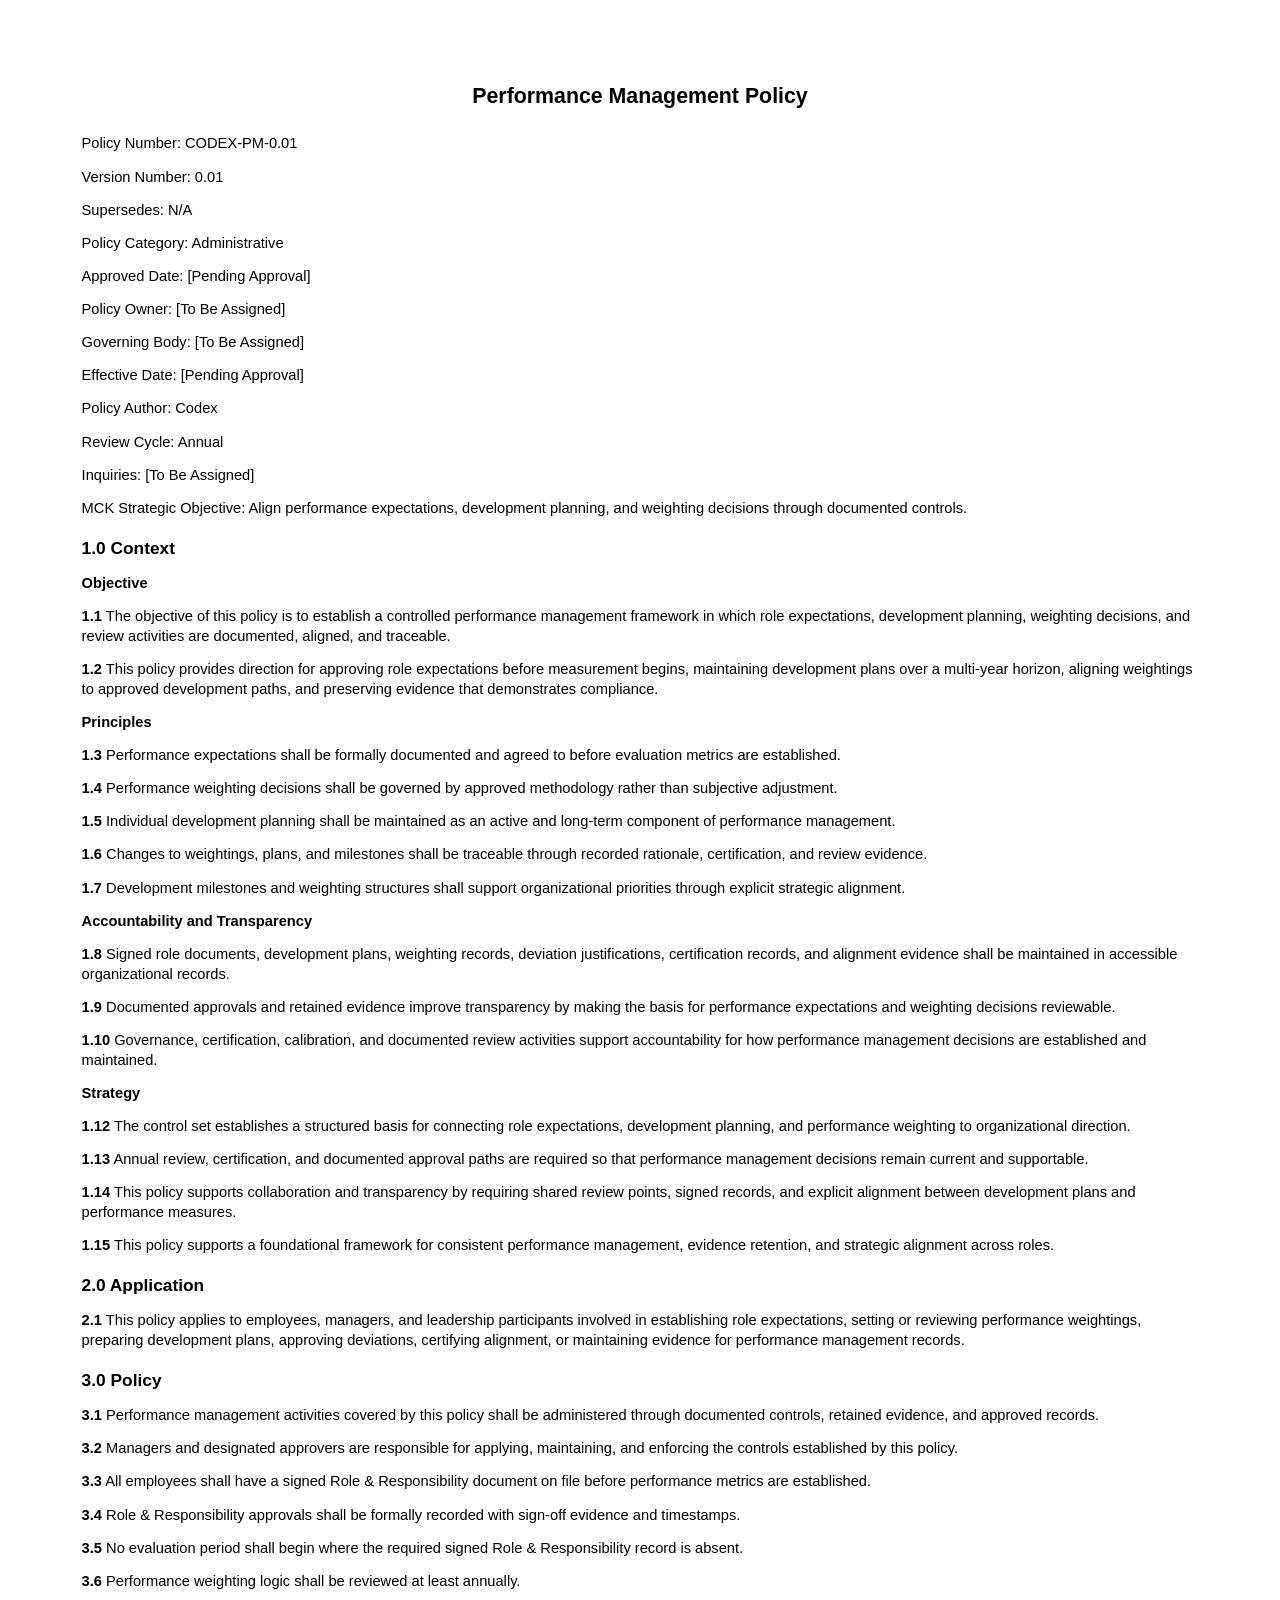
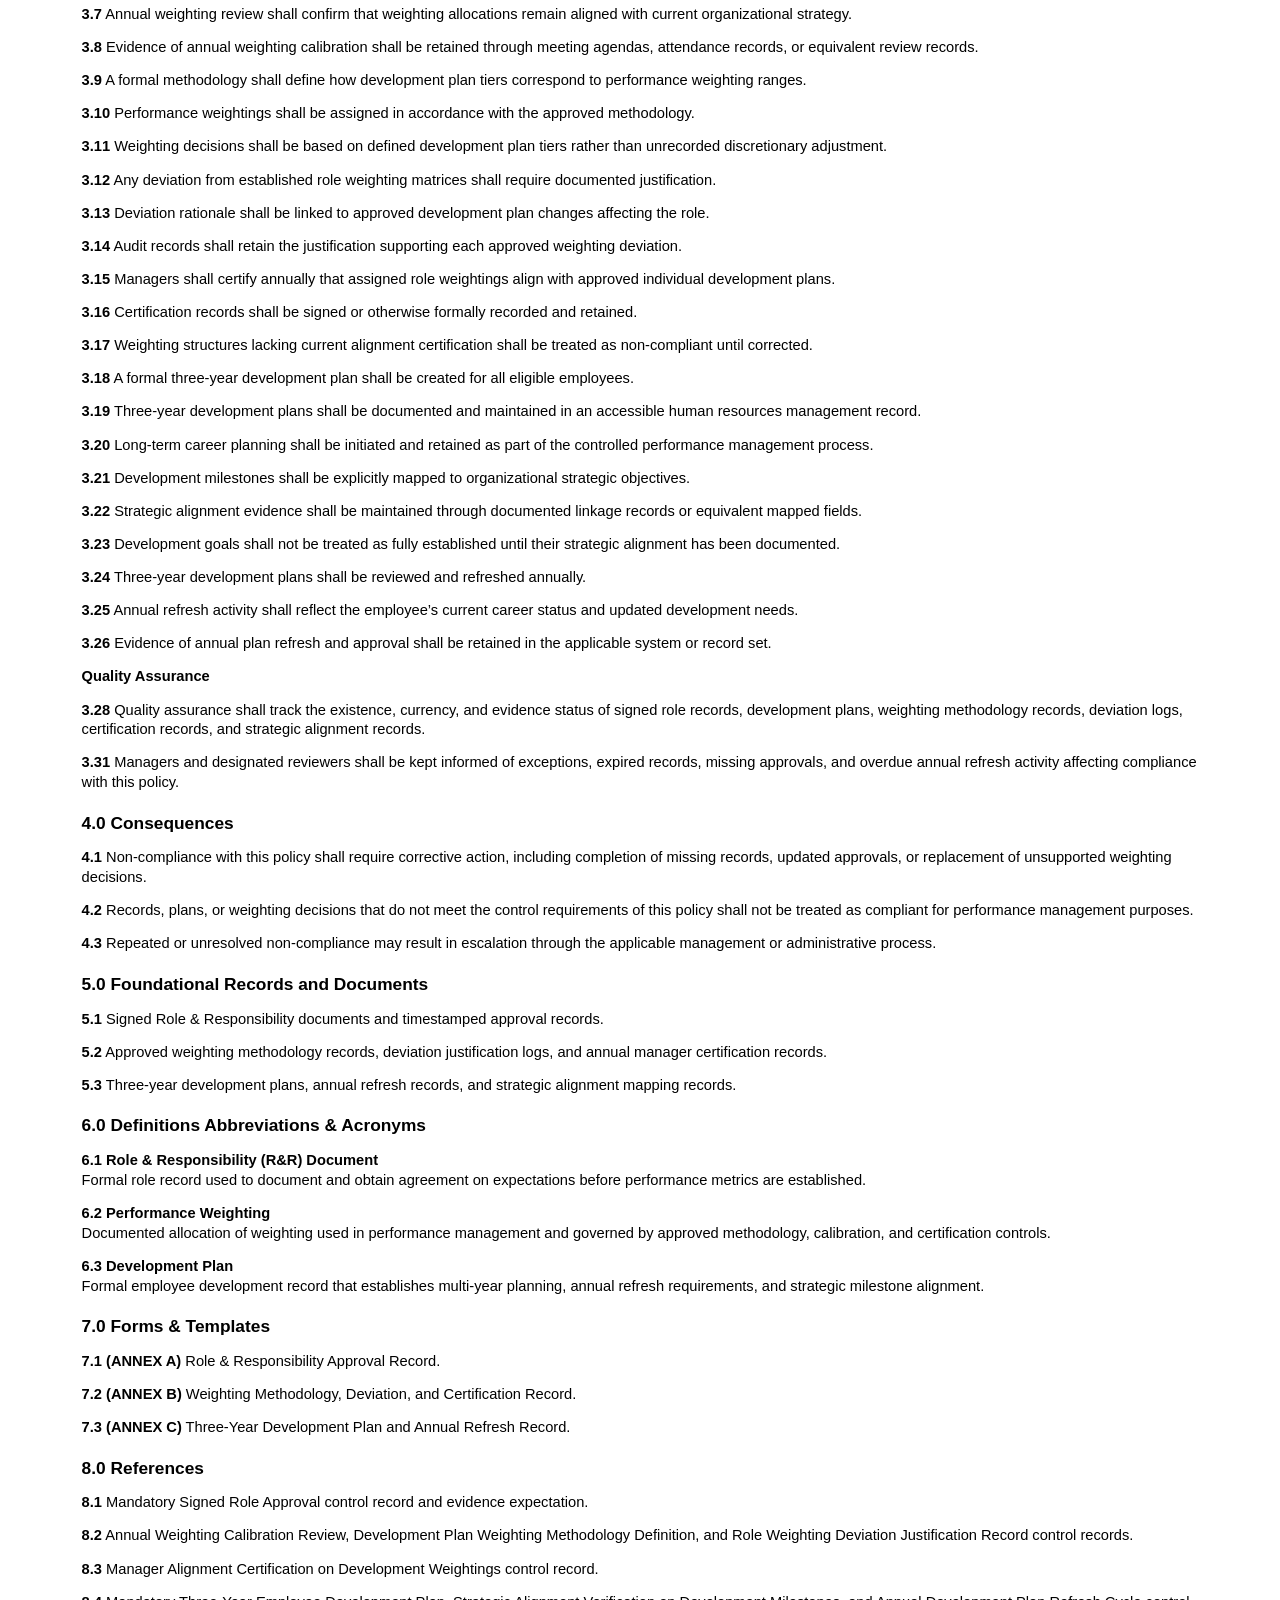
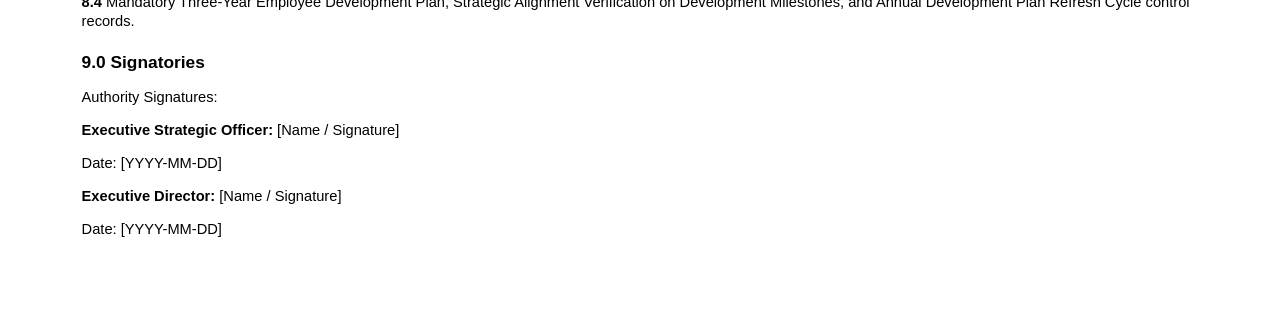
<file: Policy/CODEX-Performance -Management v0.01.html>
<!DOCTYPE html>
<html lang="en">
<head>
  <meta charset="utf-8">
  <title>CODEX-Performance -Management v0.01</title>
  <style>
    body {
      font-family: Arial, Helvetica, sans-serif;
      font-size: 11pt;
      line-height: 1.35;
      color: #000;
      margin: 0.85in;
    }
    h1, h2, h3, p {
      margin: 0 0 10pt 0;
    }
    h1 {
      font-size: 16pt;
      text-align: center;
      font-weight: bold;
      margin-bottom: 18pt;
    }
    h2 {
      font-size: 13pt;
      font-weight: bold;
      margin-top: 14pt;
    }
    h3 {
      font-size: 11pt;
      font-weight: bold;
      margin-top: 10pt;
    }
    p {
      text-align: left;
    }
  </style>
</head>
<body>
  <h1>Performance Management Policy</h1>

  <p>Policy Number: CODEX-PM-0.01</p>
  <p>Version Number: 0.01</p>
  <p>Supersedes: N/A</p>
  <p>Policy Category: Administrative</p>
  <p>Approved Date: [Pending Approval]</p>
  <p>Policy Owner: [To Be Assigned]</p>
  <p>Governing Body: [To Be Assigned]</p>
  <p>Effective Date: [Pending Approval]</p>
  <p>Policy Author: Codex</p>
  <p>Review Cycle: Annual</p>
  <p>Inquiries: [To Be Assigned]</p>
  <p>MCK Strategic Objective: Align performance expectations, development planning, and weighting decisions through documented controls.</p>

  <h2>1.0 Context</h2>

  <h3>Objective</h3>
  <p><strong>1.1</strong> The objective of this policy is to establish a controlled performance management framework in which role expectations, development planning, weighting decisions, and review activities are documented, aligned, and traceable.</p>
  <p><strong>1.2</strong> This policy provides direction for approving role expectations before measurement begins, maintaining development plans over a multi-year horizon, aligning weightings to approved development paths, and preserving evidence that demonstrates compliance.</p>

  <h3>Principles</h3>
  <p><strong>1.3</strong> Performance expectations shall be formally documented and agreed to before evaluation metrics are established.</p>
  <p><strong>1.4</strong> Performance weighting decisions shall be governed by approved methodology rather than subjective adjustment.</p>
  <p><strong>1.5</strong> Individual development planning shall be maintained as an active and long-term component of performance management.</p>
  <p><strong>1.6</strong> Changes to weightings, plans, and milestones shall be traceable through recorded rationale, certification, and review evidence.</p>
  <p><strong>1.7</strong> Development milestones and weighting structures shall support organizational priorities through explicit strategic alignment.</p>

  <h3>Accountability and Transparency</h3>
  <p><strong>1.8</strong> Signed role documents, development plans, weighting records, deviation justifications, certification records, and alignment evidence shall be maintained in accessible organizational records.</p>
  <p><strong>1.9</strong> Documented approvals and retained evidence improve transparency by making the basis for performance expectations and weighting decisions reviewable.</p>
  <p><strong>1.10</strong> Governance, certification, calibration, and documented review activities support accountability for how performance management decisions are established and maintained.</p>

  <h3>Strategy</h3>
  <p><strong>1.12</strong> The control set establishes a structured basis for connecting role expectations, development planning, and performance weighting to organizational direction.</p>
  <p><strong>1.13</strong> Annual review, certification, and documented approval paths are required so that performance management decisions remain current and supportable.</p>
  <p><strong>1.14</strong> This policy supports collaboration and transparency by requiring shared review points, signed records, and explicit alignment between development plans and performance measures.</p>
  <p><strong>1.15</strong> This policy supports a foundational framework for consistent performance management, evidence retention, and strategic alignment across roles.</p>

  <h2>2.0 Application</h2>
  <p><strong>2.1</strong> This policy applies to employees, managers, and leadership participants involved in establishing role expectations, setting or reviewing performance weightings, preparing development plans, approving deviations, certifying alignment, or maintaining evidence for performance management records.</p>

  <h2>3.0 Policy</h2>
  <p><strong>3.1</strong> Performance management activities covered by this policy shall be administered through documented controls, retained evidence, and approved records.</p>
  <p><strong>3.2</strong> Managers and designated approvers are responsible for applying, maintaining, and enforcing the controls established by this policy.</p>

  <p><strong>3.3</strong> All employees shall have a signed Role &amp; Responsibility document on file before performance metrics are established.</p>
  <p><strong>3.4</strong> Role &amp; Responsibility approvals shall be formally recorded with sign-off evidence and timestamps.</p>
  <p><strong>3.5</strong> No evaluation period shall begin where the required signed Role &amp; Responsibility record is absent.</p>

  <p><strong>3.6</strong> Performance weighting logic shall be reviewed at least annually.</p>
  <p><strong>3.7</strong> Annual weighting review shall confirm that weighting allocations remain aligned with current organizational strategy.</p>
  <p><strong>3.8</strong> Evidence of annual weighting calibration shall be retained through meeting agendas, attendance records, or equivalent review records.</p>

  <p><strong>3.9</strong> A formal methodology shall define how development plan tiers correspond to performance weighting ranges.</p>
  <p><strong>3.10</strong> Performance weightings shall be assigned in accordance with the approved methodology.</p>
  <p><strong>3.11</strong> Weighting decisions shall be based on defined development plan tiers rather than unrecorded discretionary adjustment.</p>

  <p><strong>3.12</strong> Any deviation from established role weighting matrices shall require documented justification.</p>
  <p><strong>3.13</strong> Deviation rationale shall be linked to approved development plan changes affecting the role.</p>
  <p><strong>3.14</strong> Audit records shall retain the justification supporting each approved weighting deviation.</p>

  <p><strong>3.15</strong> Managers shall certify annually that assigned role weightings align with approved individual development plans.</p>
  <p><strong>3.16</strong> Certification records shall be signed or otherwise formally recorded and retained.</p>
  <p><strong>3.17</strong> Weighting structures lacking current alignment certification shall be treated as non-compliant until corrected.</p>

  <p><strong>3.18</strong> A formal three-year development plan shall be created for all eligible employees.</p>
  <p><strong>3.19</strong> Three-year development plans shall be documented and maintained in an accessible human resources management record.</p>
  <p><strong>3.20</strong> Long-term career planning shall be initiated and retained as part of the controlled performance management process.</p>

  <p><strong>3.21</strong> Development milestones shall be explicitly mapped to organizational strategic objectives.</p>
  <p><strong>3.22</strong> Strategic alignment evidence shall be maintained through documented linkage records or equivalent mapped fields.</p>
  <p><strong>3.23</strong> Development goals shall not be treated as fully established until their strategic alignment has been documented.</p>

  <p><strong>3.24</strong> Three-year development plans shall be reviewed and refreshed annually.</p>
  <p><strong>3.25</strong> Annual refresh activity shall reflect the employee’s current career status and updated development needs.</p>
  <p><strong>3.26</strong> Evidence of annual plan refresh and approval shall be retained in the applicable system or record set.</p>

  <h3>Quality Assurance</h3>
  <p><strong>3.28</strong> Quality assurance shall track the existence, currency, and evidence status of signed role records, development plans, weighting methodology records, deviation logs, certification records, and strategic alignment records.</p>
  <p><strong>3.31</strong> Managers and designated reviewers shall be kept informed of exceptions, expired records, missing approvals, and overdue annual refresh activity affecting compliance with this policy.</p>

  <h2>4.0 Consequences</h2>
  <p><strong>4.1</strong> Non-compliance with this policy shall require corrective action, including completion of missing records, updated approvals, or replacement of unsupported weighting decisions.</p>
  <p><strong>4.2</strong> Records, plans, or weighting decisions that do not meet the control requirements of this policy shall not be treated as compliant for performance management purposes.</p>
  <p><strong>4.3</strong> Repeated or unresolved non-compliance may result in escalation through the applicable management or administrative process.</p>

  <h2>5.0 Foundational Records and Documents</h2>
  <p><strong>5.1</strong> Signed Role &amp; Responsibility documents and timestamped approval records.</p>
  <p><strong>5.2</strong> Approved weighting methodology records, deviation justification logs, and annual manager certification records.</p>
  <p><strong>5.3</strong> Three-year development plans, annual refresh records, and strategic alignment mapping records.</p>

  <h2>6.0 Definitions Abbreviations &amp; Acronyms</h2>
  <p><strong>6.1 Role &amp; Responsibility (R&amp;R) Document</strong><br>Formal role record used to document and obtain agreement on expectations before performance metrics are established.</p>
  <p><strong>6.2 Performance Weighting</strong><br>Documented allocation of weighting used in performance management and governed by approved methodology, calibration, and certification controls.</p>
  <p><strong>6.3 Development Plan</strong><br>Formal employee development record that establishes multi-year planning, annual refresh requirements, and strategic milestone alignment.</p>

  <h2>7.0 Forms &amp; Templates</h2>
  <p><strong>7.1 (ANNEX A)</strong> Role &amp; Responsibility Approval Record.</p>
  <p><strong>7.2 (ANNEX B)</strong> Weighting Methodology, Deviation, and Certification Record.</p>
  <p><strong>7.3 (ANNEX C)</strong> Three-Year Development Plan and Annual Refresh Record.</p>

  <h2>8.0 References</h2>
  <p><strong>8.1</strong> Mandatory Signed Role Approval control record and evidence expectation.</p>
  <p><strong>8.2</strong> Annual Weighting Calibration Review, Development Plan Weighting Methodology Definition, and Role Weighting Deviation Justification Record control records.</p>
  <p><strong>8.3</strong> Manager Alignment Certification on Development Weightings control record.</p>
  <p><strong>8.4</strong> Mandatory Three-Year Employee Development Plan, Strategic Alignment Verification on Development Milestones, and Annual Development Plan Refresh Cycle control records.</p>

  <h2>9.0 Signatories</h2>
  <p>Authority Signatures:</p>
  <p><strong>Executive Strategic Officer:</strong> [Name / Signature]</p>
  <p>Date: [YYYY-MM-DD]</p>
  <p><strong>Executive Director:</strong> [Name / Signature]</p>
  <p>Date: [YYYY-MM-DD]</p>
</body>
</html>
</file>
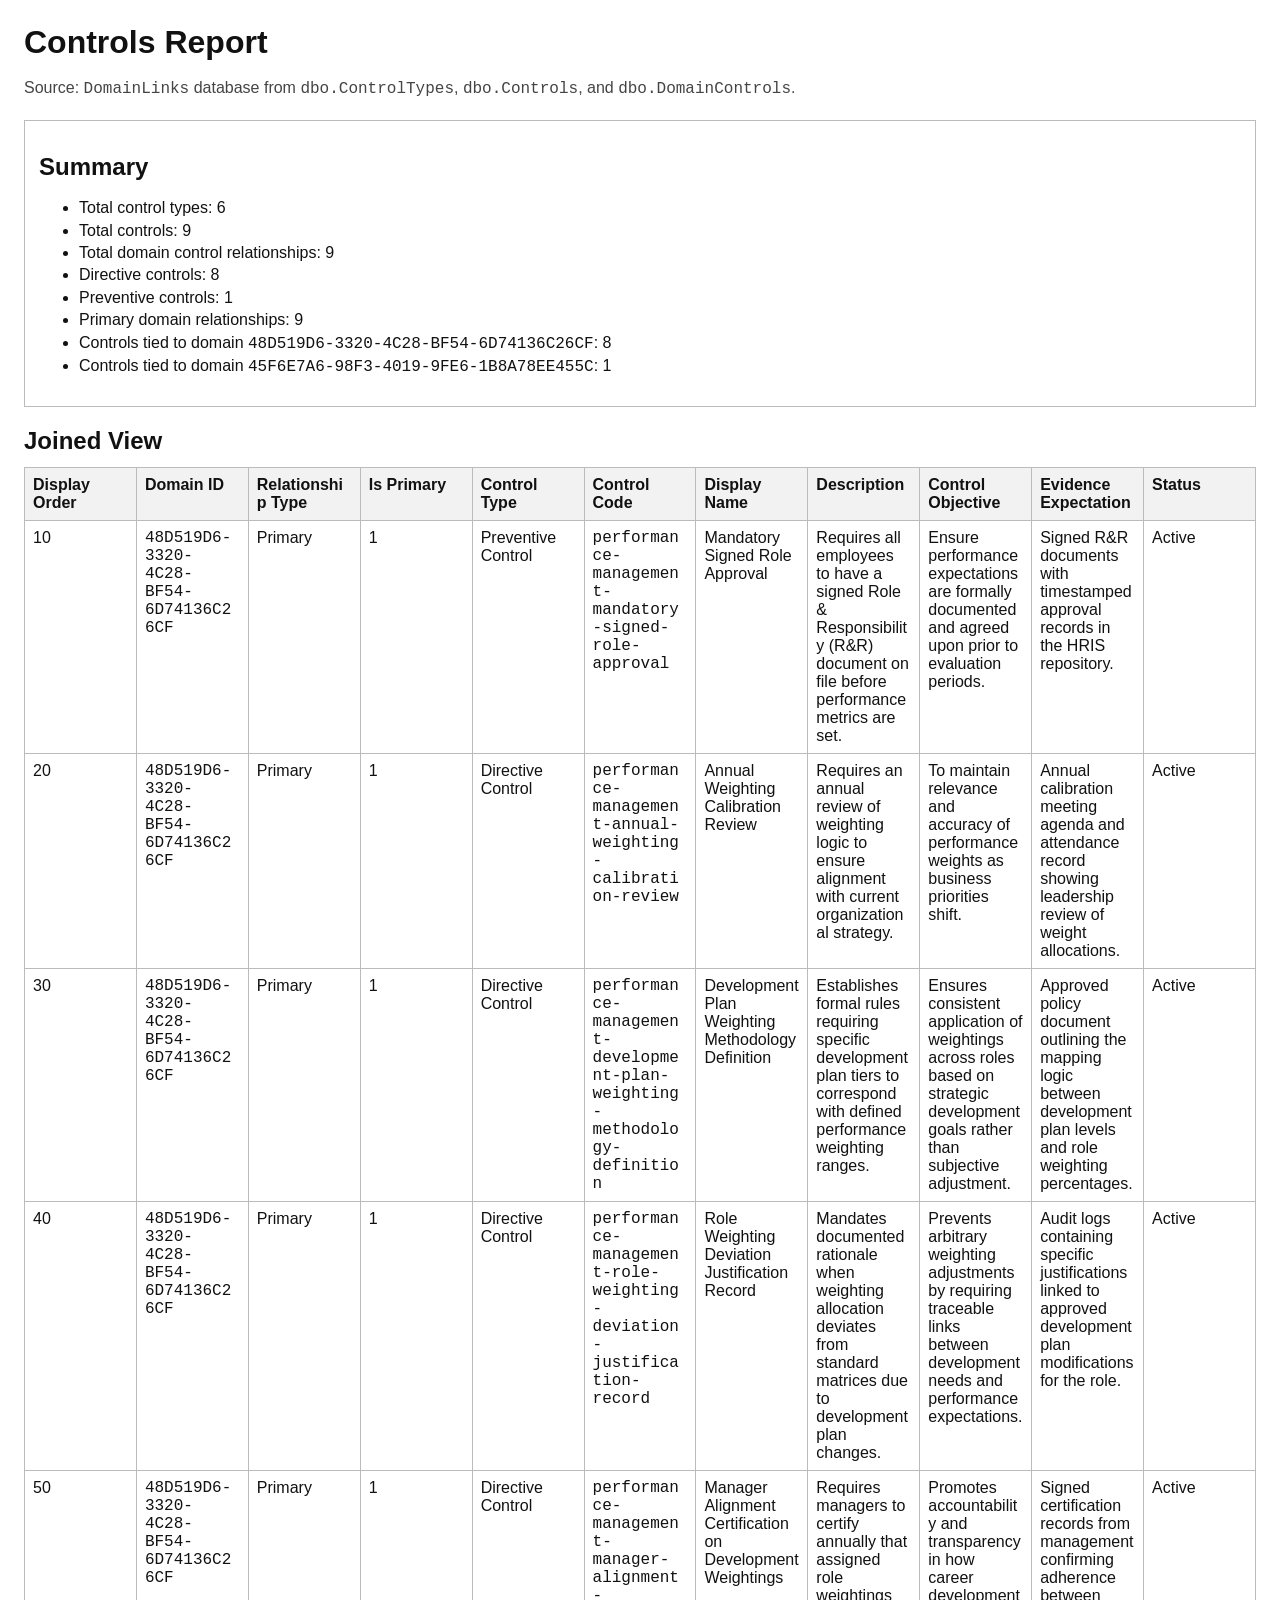
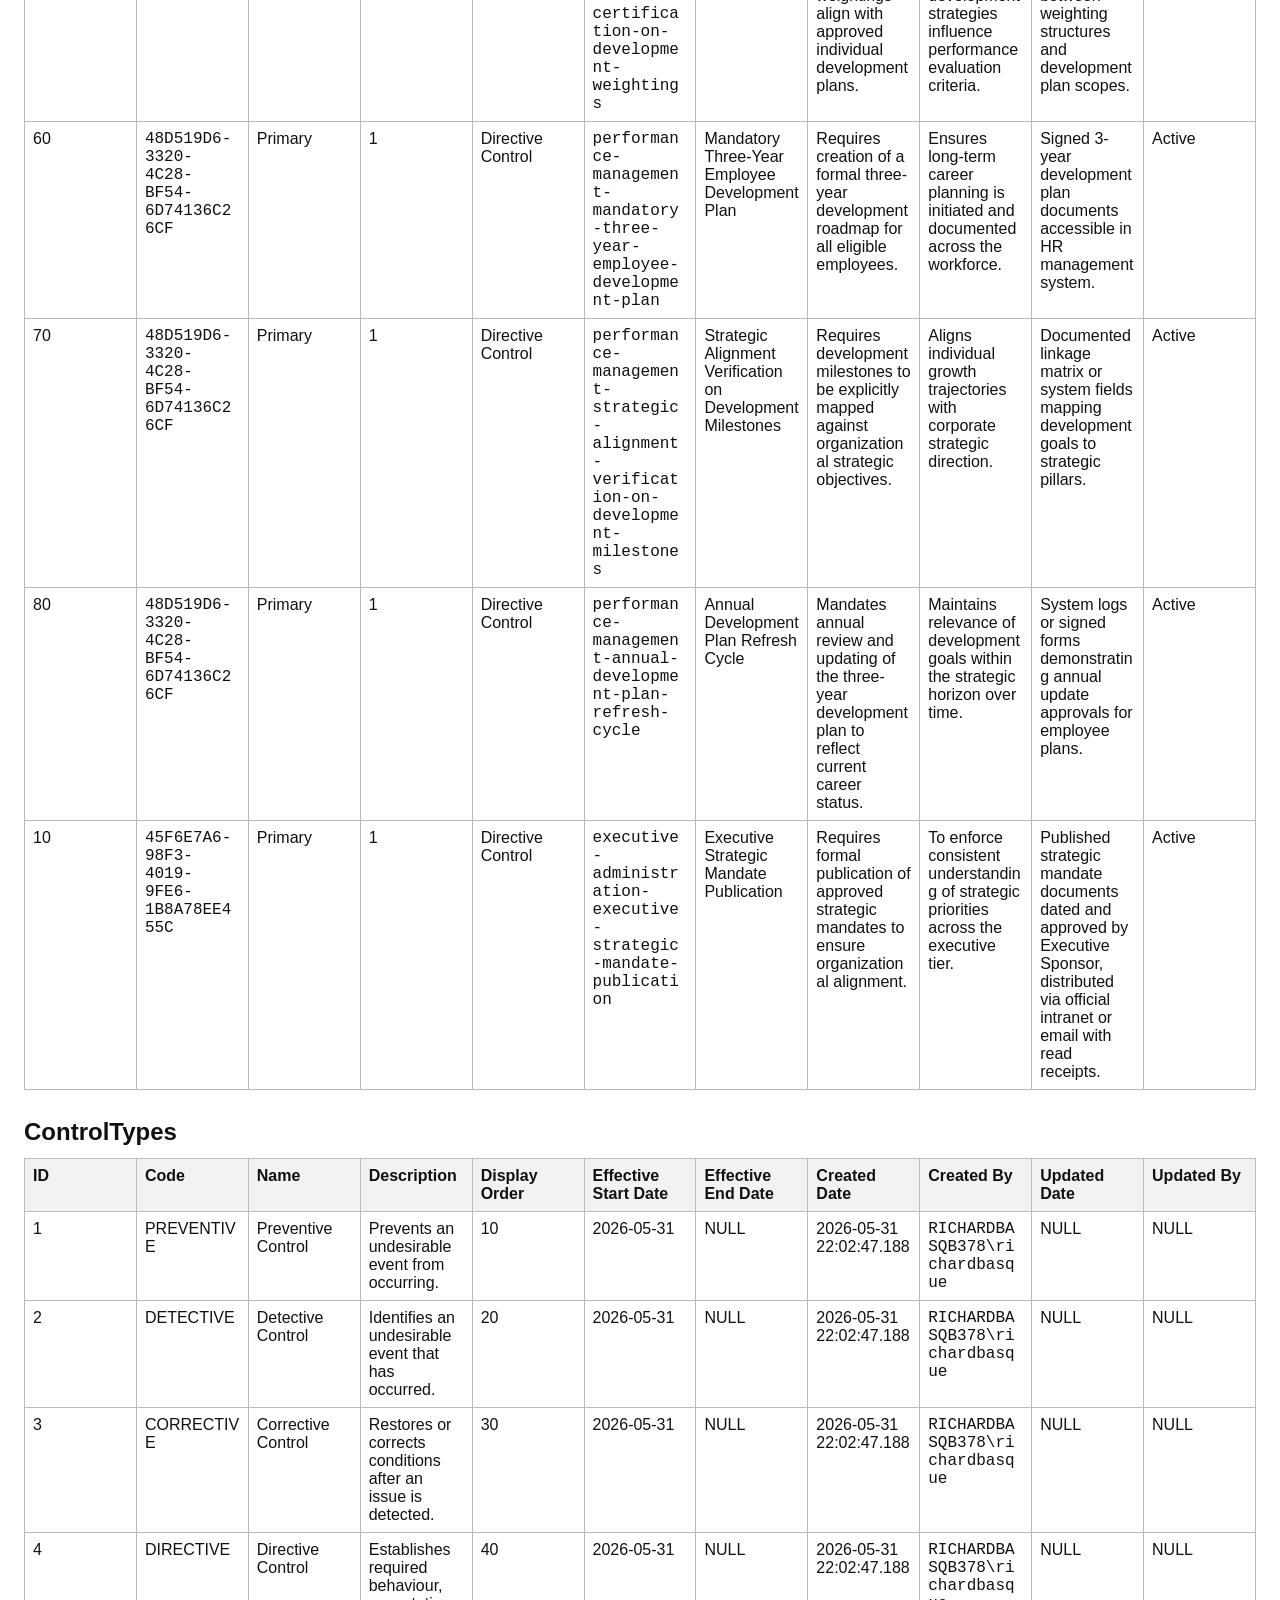
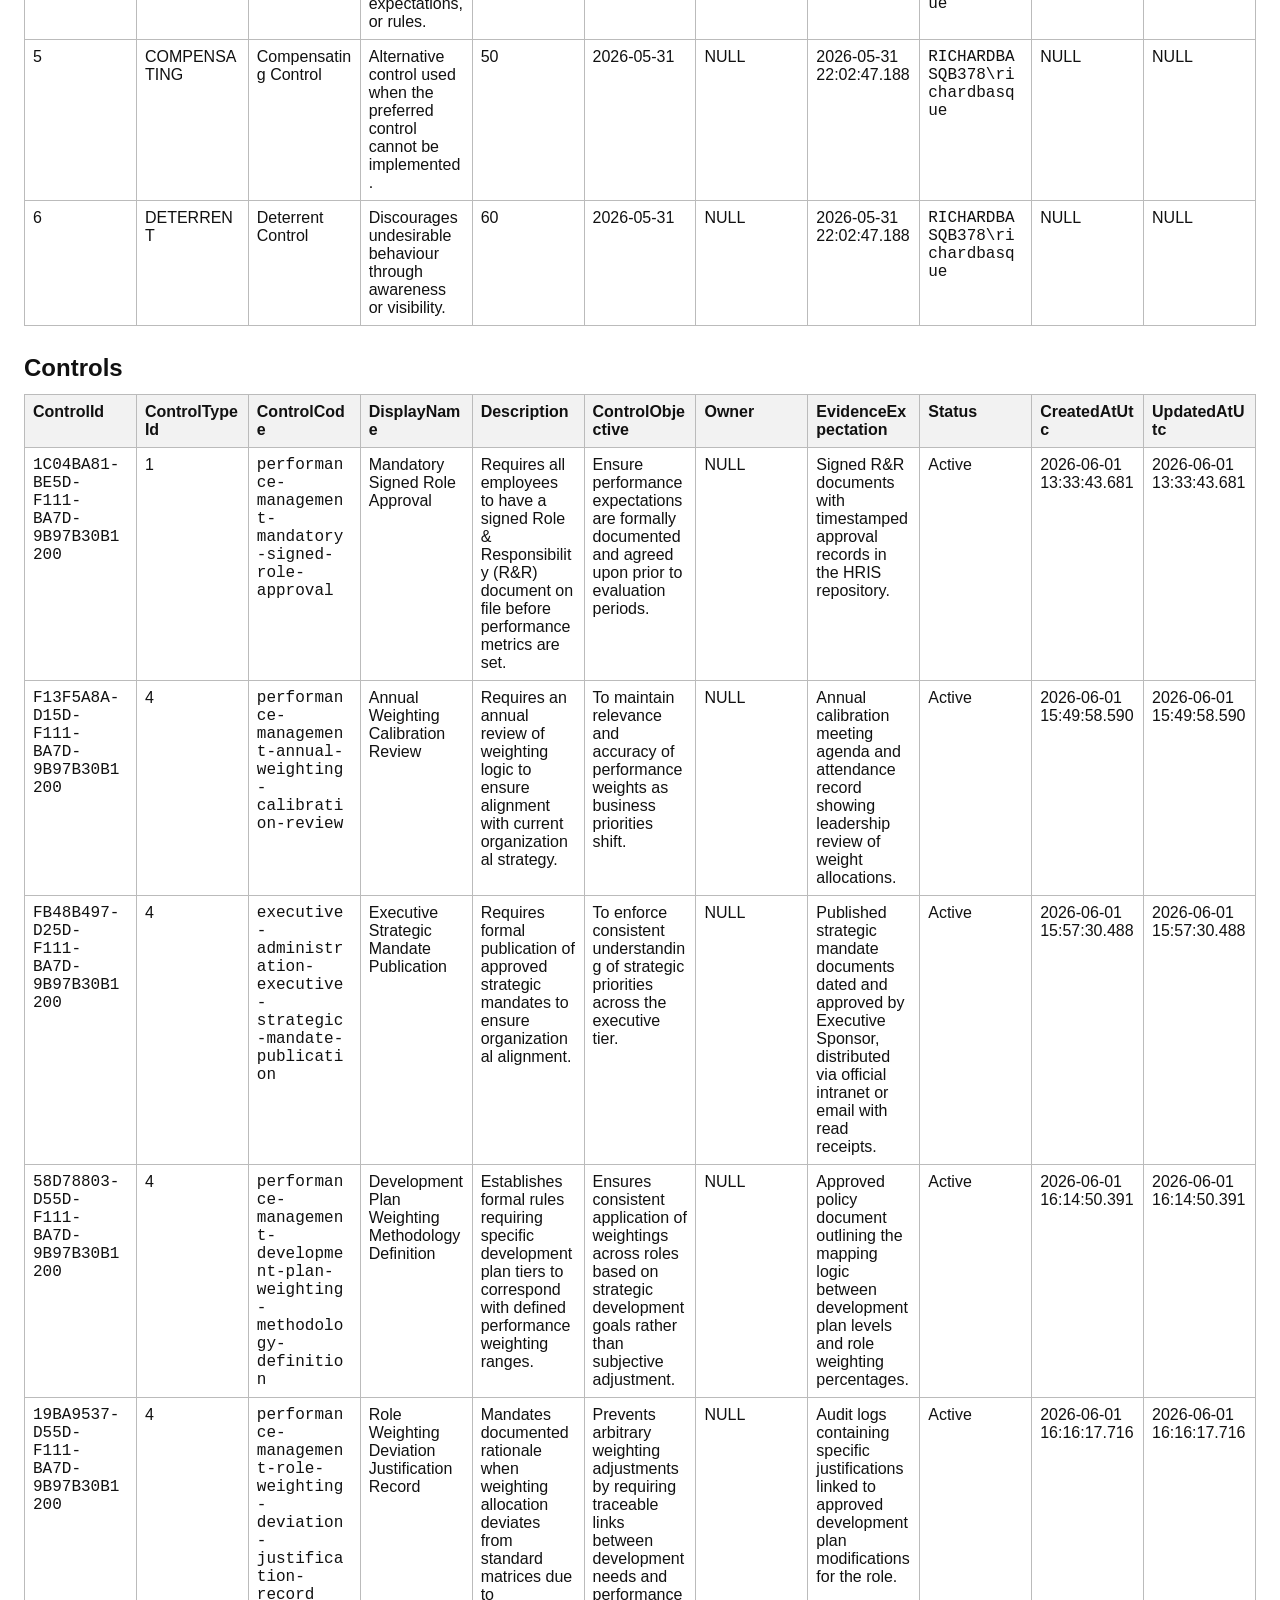
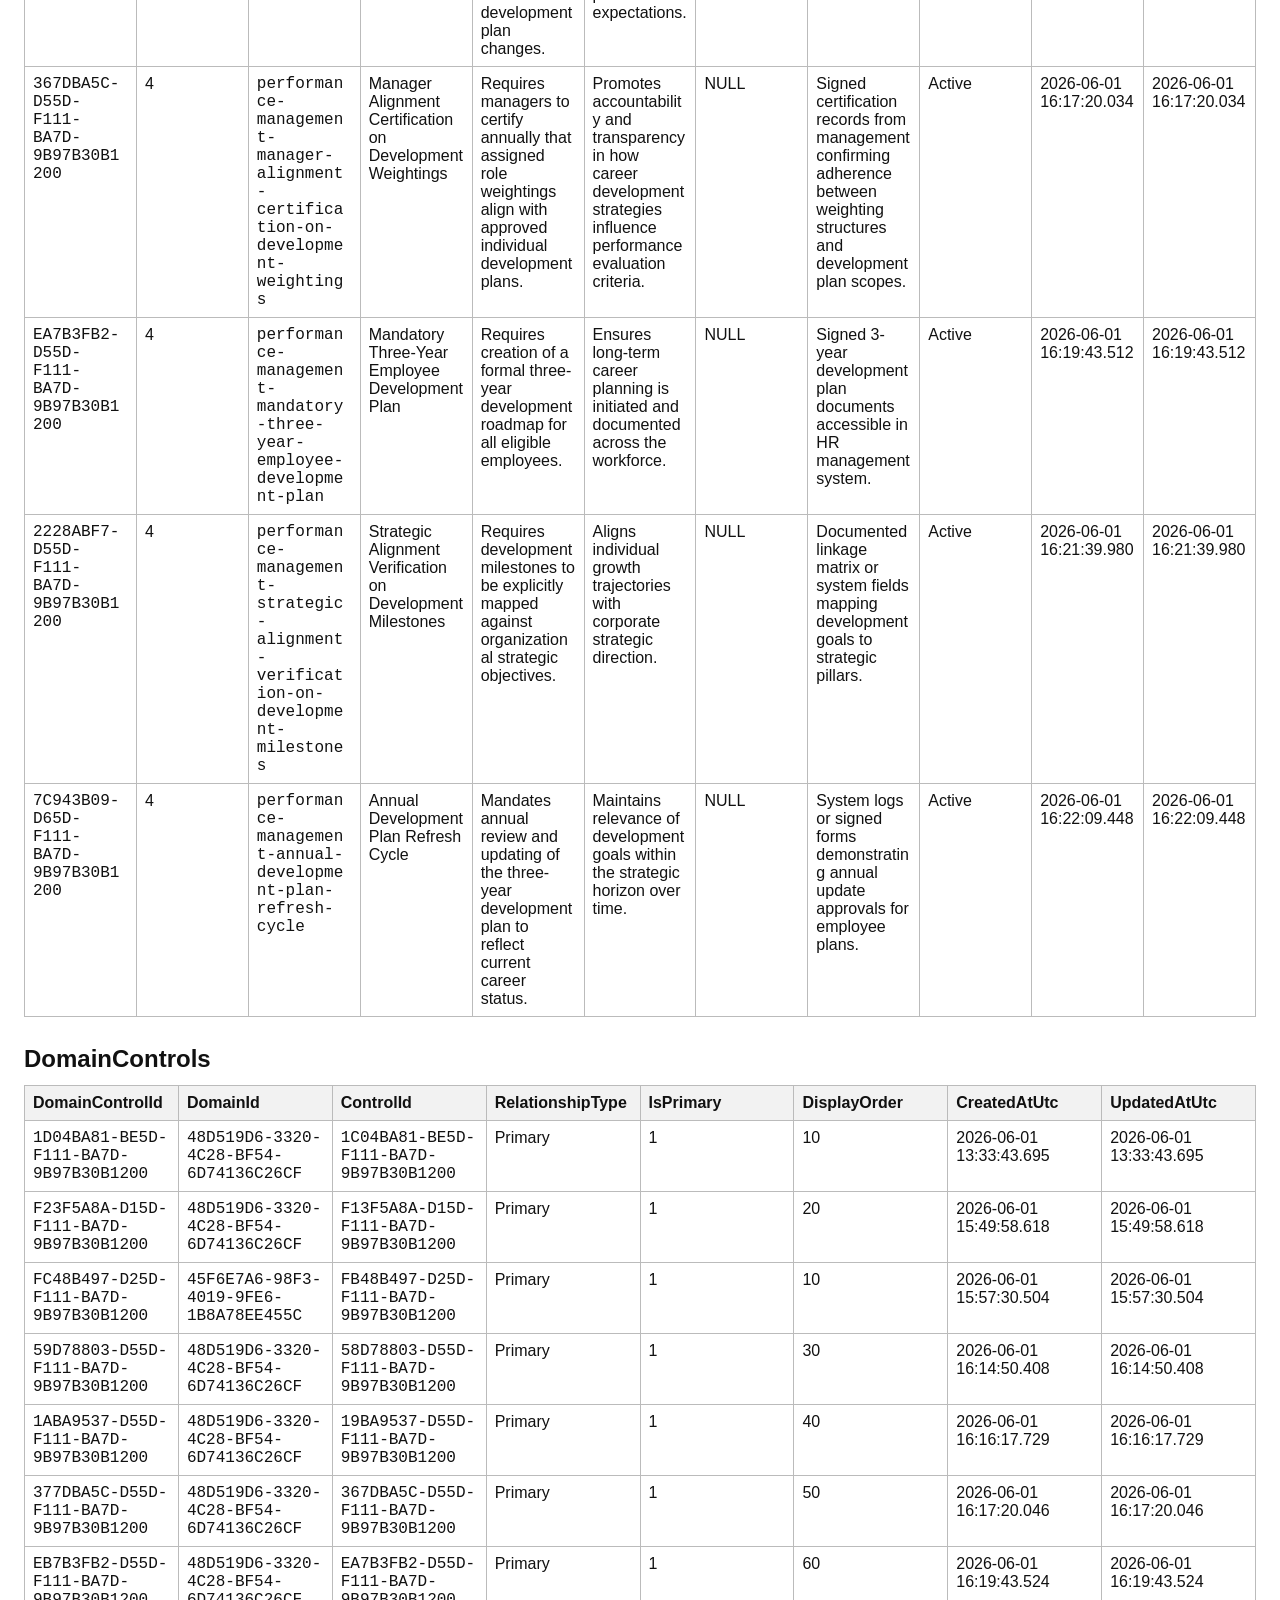
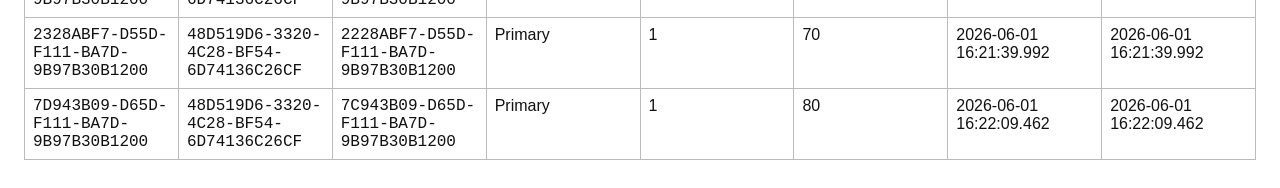
<file: Policy/controls-report.htm>
<!DOCTYPE html>
<html lang="en">
<head>
  <meta charset="utf-8">
  <title>Controls Report</title>
  <style>
    body {
      font-family: Arial, Helvetica, sans-serif;
      margin: 24px;
      color: #111;
      background: #fff;
    }
    h1, h2 {
      margin-bottom: 8px;
    }
    p, li {
      line-height: 1.4;
    }
    .meta {
      color: #444;
      margin-bottom: 20px;
    }
    table {
      border-collapse: collapse;
      width: 100%;
      margin: 12px 0 28px;
      table-layout: fixed;
    }
    th, td {
      border: 1px solid #bbb;
      padding: 8px;
      text-align: left;
      vertical-align: top;
      word-wrap: break-word;
    }
    th {
      background: #f2f2f2;
    }
    .card {
      border: 1px solid #bbb;
      padding: 12px 14px;
      margin: 10px 0 20px;
    }
    .mono {
      font-family: Consolas, "Courier New", monospace;
    }
  </style>
</head>
<body>
  <h1>Controls Report</h1>
  <p class="meta">Source: <span class="mono">DomainLinks</span> database from <span class="mono">dbo.ControlTypes</span>, <span class="mono">dbo.Controls</span>, and <span class="mono">dbo.DomainControls</span>.</p>

  <div class="card">
    <h2>Summary</h2>
    <ul>
      <li>Total control types: 6</li>
      <li>Total controls: 9</li>
      <li>Total domain control relationships: 9</li>
      <li>Directive controls: 8</li>
      <li>Preventive controls: 1</li>
      <li>Primary domain relationships: 9</li>
      <li>Controls tied to domain <span class="mono">48D519D6-3320-4C28-BF54-6D74136C26CF</span>: 8</li>
      <li>Controls tied to domain <span class="mono">45F6E7A6-98F3-4019-9FE6-1B8A78EE455C</span>: 1</li>
    </ul>
  </div>

  <h2>Joined View</h2>
  <table>
    <thead>
      <tr>
        <th>Display Order</th>
        <th>Domain ID</th>
        <th>Relationship Type</th>
        <th>Is Primary</th>
        <th>Control Type</th>
        <th>Control Code</th>
        <th>Display Name</th>
        <th>Description</th>
        <th>Control Objective</th>
        <th>Evidence Expectation</th>
        <th>Status</th>
      </tr>
    </thead>
    <tbody>
      <tr>
        <td>10</td>
        <td class="mono">48D519D6-3320-4C28-BF54-6D74136C26CF</td>
        <td>Primary</td>
        <td>1</td>
        <td>Preventive Control</td>
        <td class="mono">performance-management-mandatory-signed-role-approval</td>
        <td>Mandatory Signed Role Approval</td>
        <td>Requires all employees to have a signed Role &amp; Responsibility (R&amp;R) document on file before performance metrics are set.</td>
        <td>Ensure performance expectations are formally documented and agreed upon prior to evaluation periods.</td>
        <td>Signed R&amp;R documents with timestamped approval records in the HRIS repository.</td>
        <td>Active</td>
      </tr>
      <tr>
        <td>20</td>
        <td class="mono">48D519D6-3320-4C28-BF54-6D74136C26CF</td>
        <td>Primary</td>
        <td>1</td>
        <td>Directive Control</td>
        <td class="mono">performance-management-annual-weighting-calibration-review</td>
        <td>Annual Weighting Calibration Review</td>
        <td>Requires an annual review of weighting logic to ensure alignment with current organizational strategy.</td>
        <td>To maintain relevance and accuracy of performance weights as business priorities shift.</td>
        <td>Annual calibration meeting agenda and attendance record showing leadership review of weight allocations.</td>
        <td>Active</td>
      </tr>
      <tr>
        <td>30</td>
        <td class="mono">48D519D6-3320-4C28-BF54-6D74136C26CF</td>
        <td>Primary</td>
        <td>1</td>
        <td>Directive Control</td>
        <td class="mono">performance-management-development-plan-weighting-methodology-definition</td>
        <td>Development Plan Weighting Methodology Definition</td>
        <td>Establishes formal rules requiring specific development plan tiers to correspond with defined performance weighting ranges.</td>
        <td>Ensures consistent application of weightings across roles based on strategic development goals rather than subjective adjustment.</td>
        <td>Approved policy document outlining the mapping logic between development plan levels and role weighting percentages.</td>
        <td>Active</td>
      </tr>
      <tr>
        <td>40</td>
        <td class="mono">48D519D6-3320-4C28-BF54-6D74136C26CF</td>
        <td>Primary</td>
        <td>1</td>
        <td>Directive Control</td>
        <td class="mono">performance-management-role-weighting-deviation-justification-record</td>
        <td>Role Weighting Deviation Justification Record</td>
        <td>Mandates documented rationale when weighting allocation deviates from standard matrices due to development plan changes.</td>
        <td>Prevents arbitrary weighting adjustments by requiring traceable links between development needs and performance expectations.</td>
        <td>Audit logs containing specific justifications linked to approved development plan modifications for the role.</td>
        <td>Active</td>
      </tr>
      <tr>
        <td>50</td>
        <td class="mono">48D519D6-3320-4C28-BF54-6D74136C26CF</td>
        <td>Primary</td>
        <td>1</td>
        <td>Directive Control</td>
        <td class="mono">performance-management-manager-alignment-certification-on-development-weightings</td>
        <td>Manager Alignment Certification on Development Weightings</td>
        <td>Requires managers to certify annually that assigned role weightings align with approved individual development plans.</td>
        <td>Promotes accountability and transparency in how career development strategies influence performance evaluation criteria.</td>
        <td>Signed certification records from management confirming adherence between weighting structures and development plan scopes.</td>
        <td>Active</td>
      </tr>
      <tr>
        <td>60</td>
        <td class="mono">48D519D6-3320-4C28-BF54-6D74136C26CF</td>
        <td>Primary</td>
        <td>1</td>
        <td>Directive Control</td>
        <td class="mono">performance-management-mandatory-three-year-employee-development-plan</td>
        <td>Mandatory Three-Year Employee Development Plan</td>
        <td>Requires creation of a formal three-year development roadmap for all eligible employees.</td>
        <td>Ensures long-term career planning is initiated and documented across the workforce.</td>
        <td>Signed 3-year development plan documents accessible in HR management system.</td>
        <td>Active</td>
      </tr>
      <tr>
        <td>70</td>
        <td class="mono">48D519D6-3320-4C28-BF54-6D74136C26CF</td>
        <td>Primary</td>
        <td>1</td>
        <td>Directive Control</td>
        <td class="mono">performance-management-strategic-alignment-verification-on-development-milestones</td>
        <td>Strategic Alignment Verification on Development Milestones</td>
        <td>Requires development milestones to be explicitly mapped against organizational strategic objectives.</td>
        <td>Aligns individual growth trajectories with corporate strategic direction.</td>
        <td>Documented linkage matrix or system fields mapping development goals to strategic pillars.</td>
        <td>Active</td>
      </tr>
      <tr>
        <td>80</td>
        <td class="mono">48D519D6-3320-4C28-BF54-6D74136C26CF</td>
        <td>Primary</td>
        <td>1</td>
        <td>Directive Control</td>
        <td class="mono">performance-management-annual-development-plan-refresh-cycle</td>
        <td>Annual Development Plan Refresh Cycle</td>
        <td>Mandates annual review and updating of the three-year development plan to reflect current career status.</td>
        <td>Maintains relevance of development goals within the strategic horizon over time.</td>
        <td>System logs or signed forms demonstrating annual update approvals for employee plans.</td>
        <td>Active</td>
      </tr>
      <tr>
        <td>10</td>
        <td class="mono">45F6E7A6-98F3-4019-9FE6-1B8A78EE455C</td>
        <td>Primary</td>
        <td>1</td>
        <td>Directive Control</td>
        <td class="mono">executive-administration-executive-strategic-mandate-publication</td>
        <td>Executive Strategic Mandate Publication</td>
        <td>Requires formal publication of approved strategic mandates to ensure organizational alignment.</td>
        <td>To enforce consistent understanding of strategic priorities across the executive tier.</td>
        <td>Published strategic mandate documents dated and approved by Executive Sponsor, distributed via official intranet or email with read receipts.</td>
        <td>Active</td>
      </tr>
    </tbody>
  </table>

  <h2>ControlTypes</h2>
  <table>
    <thead>
      <tr>
        <th>ID</th>
        <th>Code</th>
        <th>Name</th>
        <th>Description</th>
        <th>Display Order</th>
        <th>Effective Start Date</th>
        <th>Effective End Date</th>
        <th>Created Date</th>
        <th>Created By</th>
        <th>Updated Date</th>
        <th>Updated By</th>
      </tr>
    </thead>
    <tbody>
      <tr><td>1</td><td>PREVENTIVE</td><td>Preventive Control</td><td>Prevents an undesirable event from occurring.</td><td>10</td><td>2026-05-31</td><td>NULL</td><td>2026-05-31 22:02:47.188</td><td class="mono">RICHARDBASQB378\richardbasque</td><td>NULL</td><td>NULL</td></tr>
      <tr><td>2</td><td>DETECTIVE</td><td>Detective Control</td><td>Identifies an undesirable event that has occurred.</td><td>20</td><td>2026-05-31</td><td>NULL</td><td>2026-05-31 22:02:47.188</td><td class="mono">RICHARDBASQB378\richardbasque</td><td>NULL</td><td>NULL</td></tr>
      <tr><td>3</td><td>CORRECTIVE</td><td>Corrective Control</td><td>Restores or corrects conditions after an issue is detected.</td><td>30</td><td>2026-05-31</td><td>NULL</td><td>2026-05-31 22:02:47.188</td><td class="mono">RICHARDBASQB378\richardbasque</td><td>NULL</td><td>NULL</td></tr>
      <tr><td>4</td><td>DIRECTIVE</td><td>Directive Control</td><td>Establishes required behaviour, expectations, or rules.</td><td>40</td><td>2026-05-31</td><td>NULL</td><td>2026-05-31 22:02:47.188</td><td class="mono">RICHARDBASQB378\richardbasque</td><td>NULL</td><td>NULL</td></tr>
      <tr><td>5</td><td>COMPENSATING</td><td>Compensating Control</td><td>Alternative control used when the preferred control cannot be implemented.</td><td>50</td><td>2026-05-31</td><td>NULL</td><td>2026-05-31 22:02:47.188</td><td class="mono">RICHARDBASQB378\richardbasque</td><td>NULL</td><td>NULL</td></tr>
      <tr><td>6</td><td>DETERRENT</td><td>Deterrent Control</td><td>Discourages undesirable behaviour through awareness or visibility.</td><td>60</td><td>2026-05-31</td><td>NULL</td><td>2026-05-31 22:02:47.188</td><td class="mono">RICHARDBASQB378\richardbasque</td><td>NULL</td><td>NULL</td></tr>
    </tbody>
  </table>

  <h2>Controls</h2>
  <table>
    <thead>
      <tr>
        <th>ControlId</th>
        <th>ControlTypeId</th>
        <th>ControlCode</th>
        <th>DisplayName</th>
        <th>Description</th>
        <th>ControlObjective</th>
        <th>Owner</th>
        <th>EvidenceExpectation</th>
        <th>Status</th>
        <th>CreatedAtUtc</th>
        <th>UpdatedAtUtc</th>
      </tr>
    </thead>
    <tbody>
      <tr><td class="mono">1C04BA81-BE5D-F111-BA7D-9B97B30B1200</td><td>1</td><td class="mono">performance-management-mandatory-signed-role-approval</td><td>Mandatory Signed Role Approval</td><td>Requires all employees to have a signed Role &amp; Responsibility (R&amp;R) document on file before performance metrics are set.</td><td>Ensure performance expectations are formally documented and agreed upon prior to evaluation periods.</td><td>NULL</td><td>Signed R&amp;R documents with timestamped approval records in the HRIS repository.</td><td>Active</td><td>2026-06-01 13:33:43.681</td><td>2026-06-01 13:33:43.681</td></tr>
      <tr><td class="mono">F13F5A8A-D15D-F111-BA7D-9B97B30B1200</td><td>4</td><td class="mono">performance-management-annual-weighting-calibration-review</td><td>Annual Weighting Calibration Review</td><td>Requires an annual review of weighting logic to ensure alignment with current organizational strategy.</td><td>To maintain relevance and accuracy of performance weights as business priorities shift.</td><td>NULL</td><td>Annual calibration meeting agenda and attendance record showing leadership review of weight allocations.</td><td>Active</td><td>2026-06-01 15:49:58.590</td><td>2026-06-01 15:49:58.590</td></tr>
      <tr><td class="mono">FB48B497-D25D-F111-BA7D-9B97B30B1200</td><td>4</td><td class="mono">executive-administration-executive-strategic-mandate-publication</td><td>Executive Strategic Mandate Publication</td><td>Requires formal publication of approved strategic mandates to ensure organizational alignment.</td><td>To enforce consistent understanding of strategic priorities across the executive tier.</td><td>NULL</td><td>Published strategic mandate documents dated and approved by Executive Sponsor, distributed via official intranet or email with read receipts.</td><td>Active</td><td>2026-06-01 15:57:30.488</td><td>2026-06-01 15:57:30.488</td></tr>
      <tr><td class="mono">58D78803-D55D-F111-BA7D-9B97B30B1200</td><td>4</td><td class="mono">performance-management-development-plan-weighting-methodology-definition</td><td>Development Plan Weighting Methodology Definition</td><td>Establishes formal rules requiring specific development plan tiers to correspond with defined performance weighting ranges.</td><td>Ensures consistent application of weightings across roles based on strategic development goals rather than subjective adjustment.</td><td>NULL</td><td>Approved policy document outlining the mapping logic between development plan levels and role weighting percentages.</td><td>Active</td><td>2026-06-01 16:14:50.391</td><td>2026-06-01 16:14:50.391</td></tr>
      <tr><td class="mono">19BA9537-D55D-F111-BA7D-9B97B30B1200</td><td>4</td><td class="mono">performance-management-role-weighting-deviation-justification-record</td><td>Role Weighting Deviation Justification Record</td><td>Mandates documented rationale when weighting allocation deviates from standard matrices due to development plan changes.</td><td>Prevents arbitrary weighting adjustments by requiring traceable links between development needs and performance expectations.</td><td>NULL</td><td>Audit logs containing specific justifications linked to approved development plan modifications for the role.</td><td>Active</td><td>2026-06-01 16:16:17.716</td><td>2026-06-01 16:16:17.716</td></tr>
      <tr><td class="mono">367DBA5C-D55D-F111-BA7D-9B97B30B1200</td><td>4</td><td class="mono">performance-management-manager-alignment-certification-on-development-weightings</td><td>Manager Alignment Certification on Development Weightings</td><td>Requires managers to certify annually that assigned role weightings align with approved individual development plans.</td><td>Promotes accountability and transparency in how career development strategies influence performance evaluation criteria.</td><td>NULL</td><td>Signed certification records from management confirming adherence between weighting structures and development plan scopes.</td><td>Active</td><td>2026-06-01 16:17:20.034</td><td>2026-06-01 16:17:20.034</td></tr>
      <tr><td class="mono">EA7B3FB2-D55D-F111-BA7D-9B97B30B1200</td><td>4</td><td class="mono">performance-management-mandatory-three-year-employee-development-plan</td><td>Mandatory Three-Year Employee Development Plan</td><td>Requires creation of a formal three-year development roadmap for all eligible employees.</td><td>Ensures long-term career planning is initiated and documented across the workforce.</td><td>NULL</td><td>Signed 3-year development plan documents accessible in HR management system.</td><td>Active</td><td>2026-06-01 16:19:43.512</td><td>2026-06-01 16:19:43.512</td></tr>
      <tr><td class="mono">2228ABF7-D55D-F111-BA7D-9B97B30B1200</td><td>4</td><td class="mono">performance-management-strategic-alignment-verification-on-development-milestones</td><td>Strategic Alignment Verification on Development Milestones</td><td>Requires development milestones to be explicitly mapped against organizational strategic objectives.</td><td>Aligns individual growth trajectories with corporate strategic direction.</td><td>NULL</td><td>Documented linkage matrix or system fields mapping development goals to strategic pillars.</td><td>Active</td><td>2026-06-01 16:21:39.980</td><td>2026-06-01 16:21:39.980</td></tr>
      <tr><td class="mono">7C943B09-D65D-F111-BA7D-9B97B30B1200</td><td>4</td><td class="mono">performance-management-annual-development-plan-refresh-cycle</td><td>Annual Development Plan Refresh Cycle</td><td>Mandates annual review and updating of the three-year development plan to reflect current career status.</td><td>Maintains relevance of development goals within the strategic horizon over time.</td><td>NULL</td><td>System logs or signed forms demonstrating annual update approvals for employee plans.</td><td>Active</td><td>2026-06-01 16:22:09.448</td><td>2026-06-01 16:22:09.448</td></tr>
    </tbody>
  </table>

  <h2>DomainControls</h2>
  <table>
    <thead>
      <tr>
        <th>DomainControlId</th>
        <th>DomainId</th>
        <th>ControlId</th>
        <th>RelationshipType</th>
        <th>IsPrimary</th>
        <th>DisplayOrder</th>
        <th>CreatedAtUtc</th>
        <th>UpdatedAtUtc</th>
      </tr>
    </thead>
    <tbody>
      <tr><td class="mono">1D04BA81-BE5D-F111-BA7D-9B97B30B1200</td><td class="mono">48D519D6-3320-4C28-BF54-6D74136C26CF</td><td class="mono">1C04BA81-BE5D-F111-BA7D-9B97B30B1200</td><td>Primary</td><td>1</td><td>10</td><td>2026-06-01 13:33:43.695</td><td>2026-06-01 13:33:43.695</td></tr>
      <tr><td class="mono">F23F5A8A-D15D-F111-BA7D-9B97B30B1200</td><td class="mono">48D519D6-3320-4C28-BF54-6D74136C26CF</td><td class="mono">F13F5A8A-D15D-F111-BA7D-9B97B30B1200</td><td>Primary</td><td>1</td><td>20</td><td>2026-06-01 15:49:58.618</td><td>2026-06-01 15:49:58.618</td></tr>
      <tr><td class="mono">FC48B497-D25D-F111-BA7D-9B97B30B1200</td><td class="mono">45F6E7A6-98F3-4019-9FE6-1B8A78EE455C</td><td class="mono">FB48B497-D25D-F111-BA7D-9B97B30B1200</td><td>Primary</td><td>1</td><td>10</td><td>2026-06-01 15:57:30.504</td><td>2026-06-01 15:57:30.504</td></tr>
      <tr><td class="mono">59D78803-D55D-F111-BA7D-9B97B30B1200</td><td class="mono">48D519D6-3320-4C28-BF54-6D74136C26CF</td><td class="mono">58D78803-D55D-F111-BA7D-9B97B30B1200</td><td>Primary</td><td>1</td><td>30</td><td>2026-06-01 16:14:50.408</td><td>2026-06-01 16:14:50.408</td></tr>
      <tr><td class="mono">1ABA9537-D55D-F111-BA7D-9B97B30B1200</td><td class="mono">48D519D6-3320-4C28-BF54-6D74136C26CF</td><td class="mono">19BA9537-D55D-F111-BA7D-9B97B30B1200</td><td>Primary</td><td>1</td><td>40</td><td>2026-06-01 16:16:17.729</td><td>2026-06-01 16:16:17.729</td></tr>
      <tr><td class="mono">377DBA5C-D55D-F111-BA7D-9B97B30B1200</td><td class="mono">48D519D6-3320-4C28-BF54-6D74136C26CF</td><td class="mono">367DBA5C-D55D-F111-BA7D-9B97B30B1200</td><td>Primary</td><td>1</td><td>50</td><td>2026-06-01 16:17:20.046</td><td>2026-06-01 16:17:20.046</td></tr>
      <tr><td class="mono">EB7B3FB2-D55D-F111-BA7D-9B97B30B1200</td><td class="mono">48D519D6-3320-4C28-BF54-6D74136C26CF</td><td class="mono">EA7B3FB2-D55D-F111-BA7D-9B97B30B1200</td><td>Primary</td><td>1</td><td>60</td><td>2026-06-01 16:19:43.524</td><td>2026-06-01 16:19:43.524</td></tr>
      <tr><td class="mono">2328ABF7-D55D-F111-BA7D-9B97B30B1200</td><td class="mono">48D519D6-3320-4C28-BF54-6D74136C26CF</td><td class="mono">2228ABF7-D55D-F111-BA7D-9B97B30B1200</td><td>Primary</td><td>1</td><td>70</td><td>2026-06-01 16:21:39.992</td><td>2026-06-01 16:21:39.992</td></tr>
      <tr><td class="mono">7D943B09-D65D-F111-BA7D-9B97B30B1200</td><td class="mono">48D519D6-3320-4C28-BF54-6D74136C26CF</td><td class="mono">7C943B09-D65D-F111-BA7D-9B97B30B1200</td><td>Primary</td><td>1</td><td>80</td><td>2026-06-01 16:22:09.462</td><td>2026-06-01 16:22:09.462</td></tr>
    </tbody>
  </table>
</body>
</html>
</file>
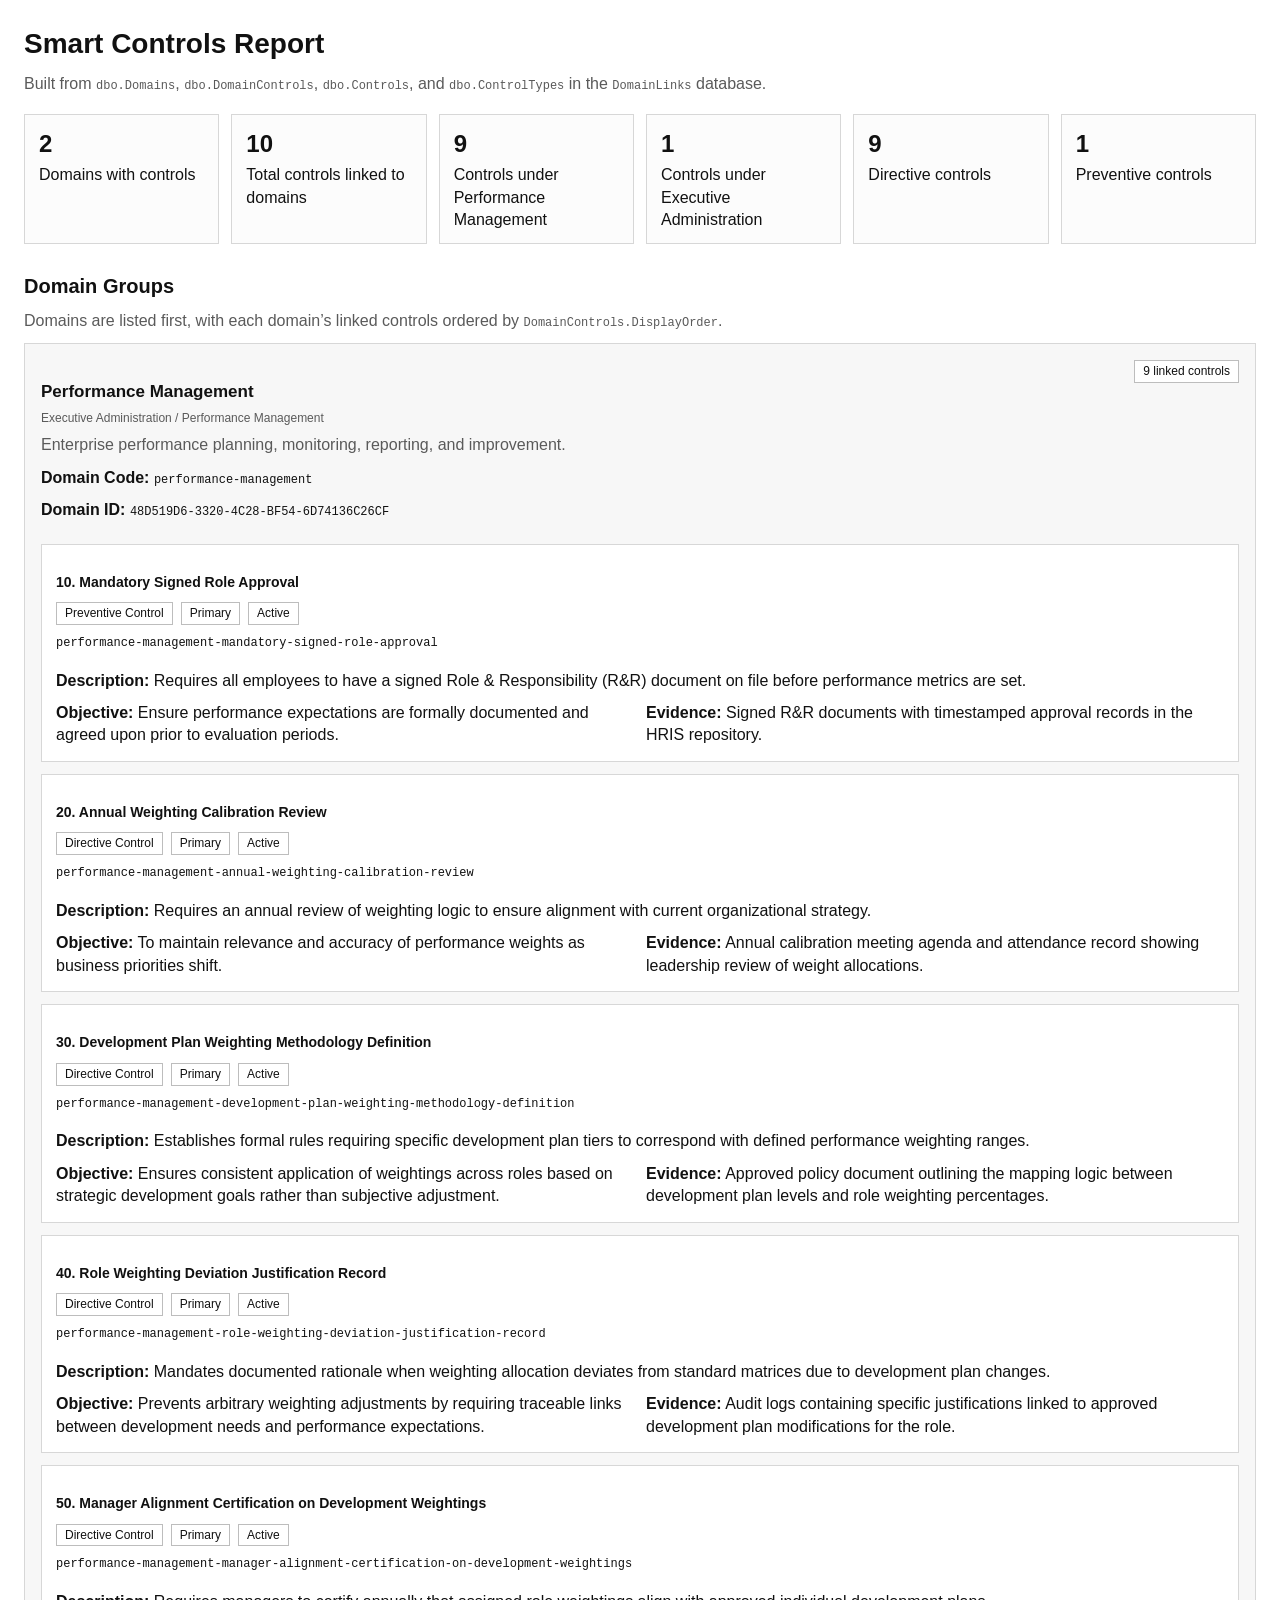
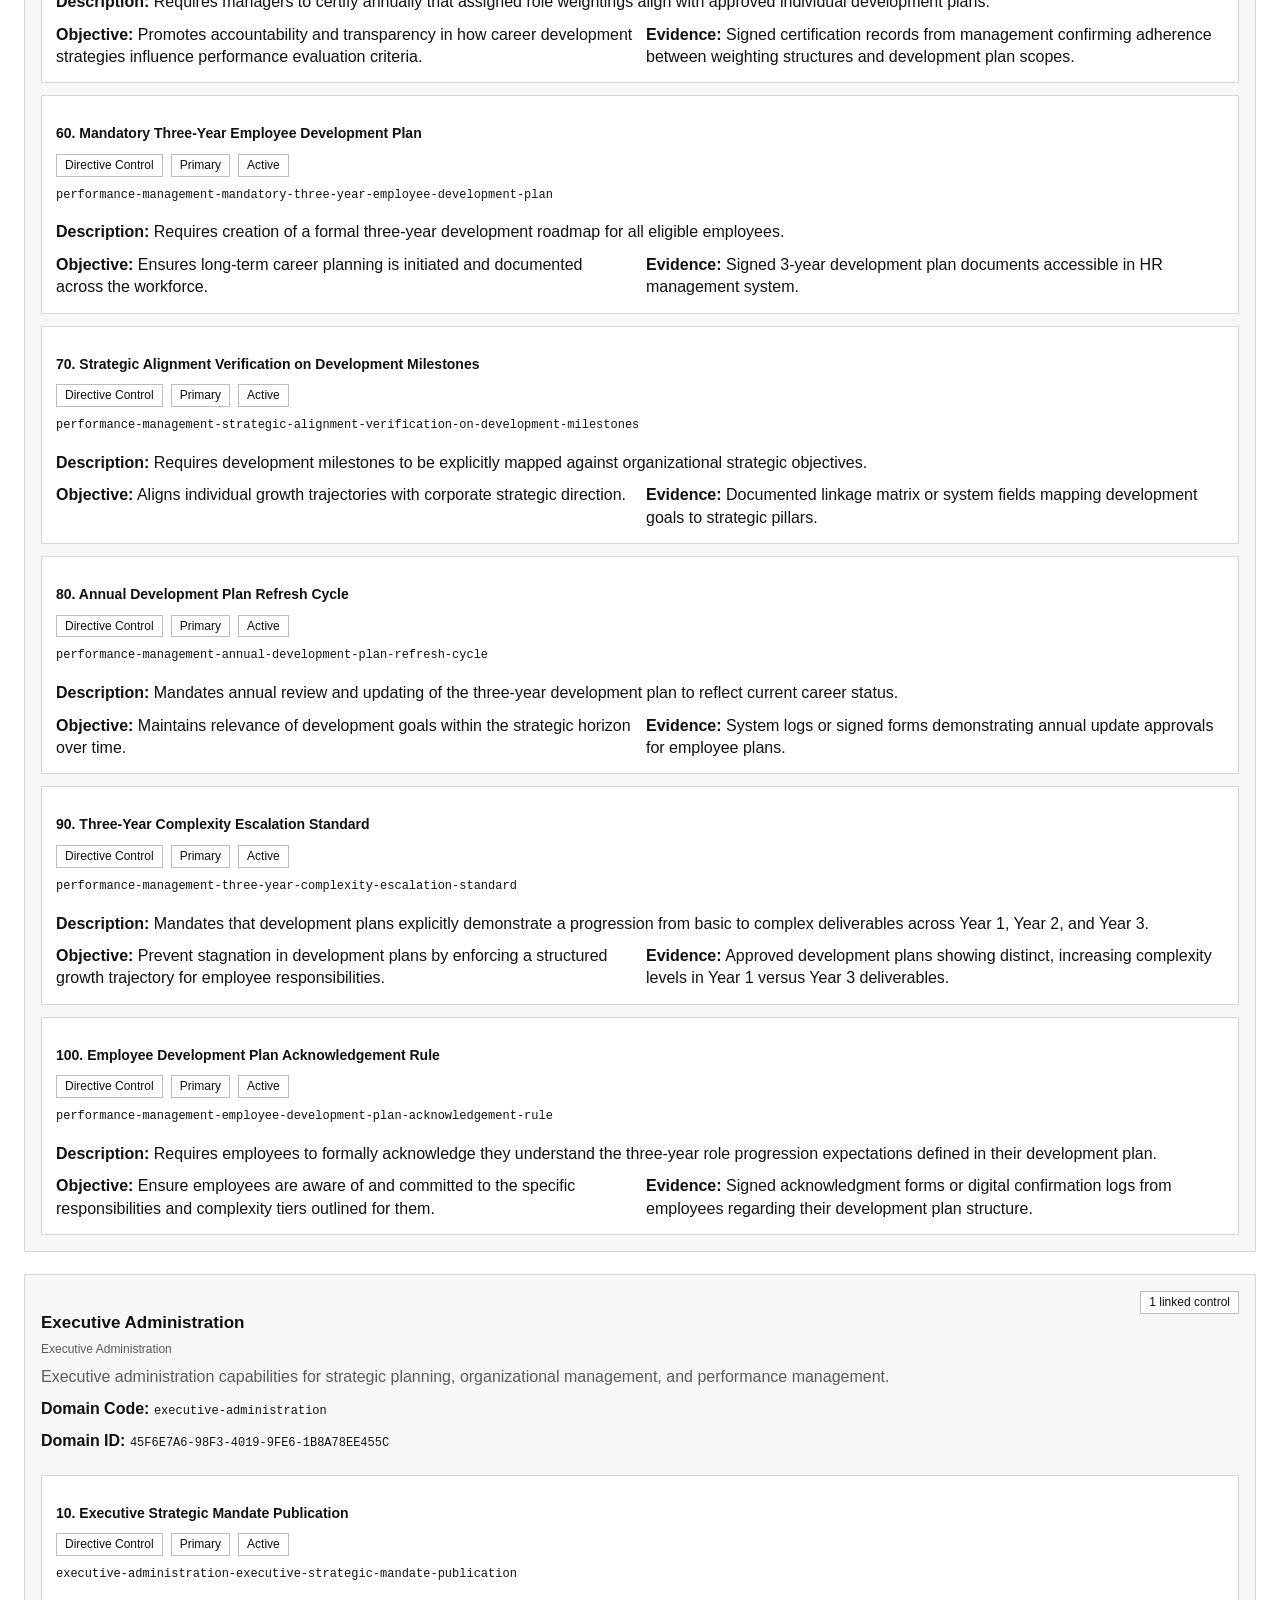
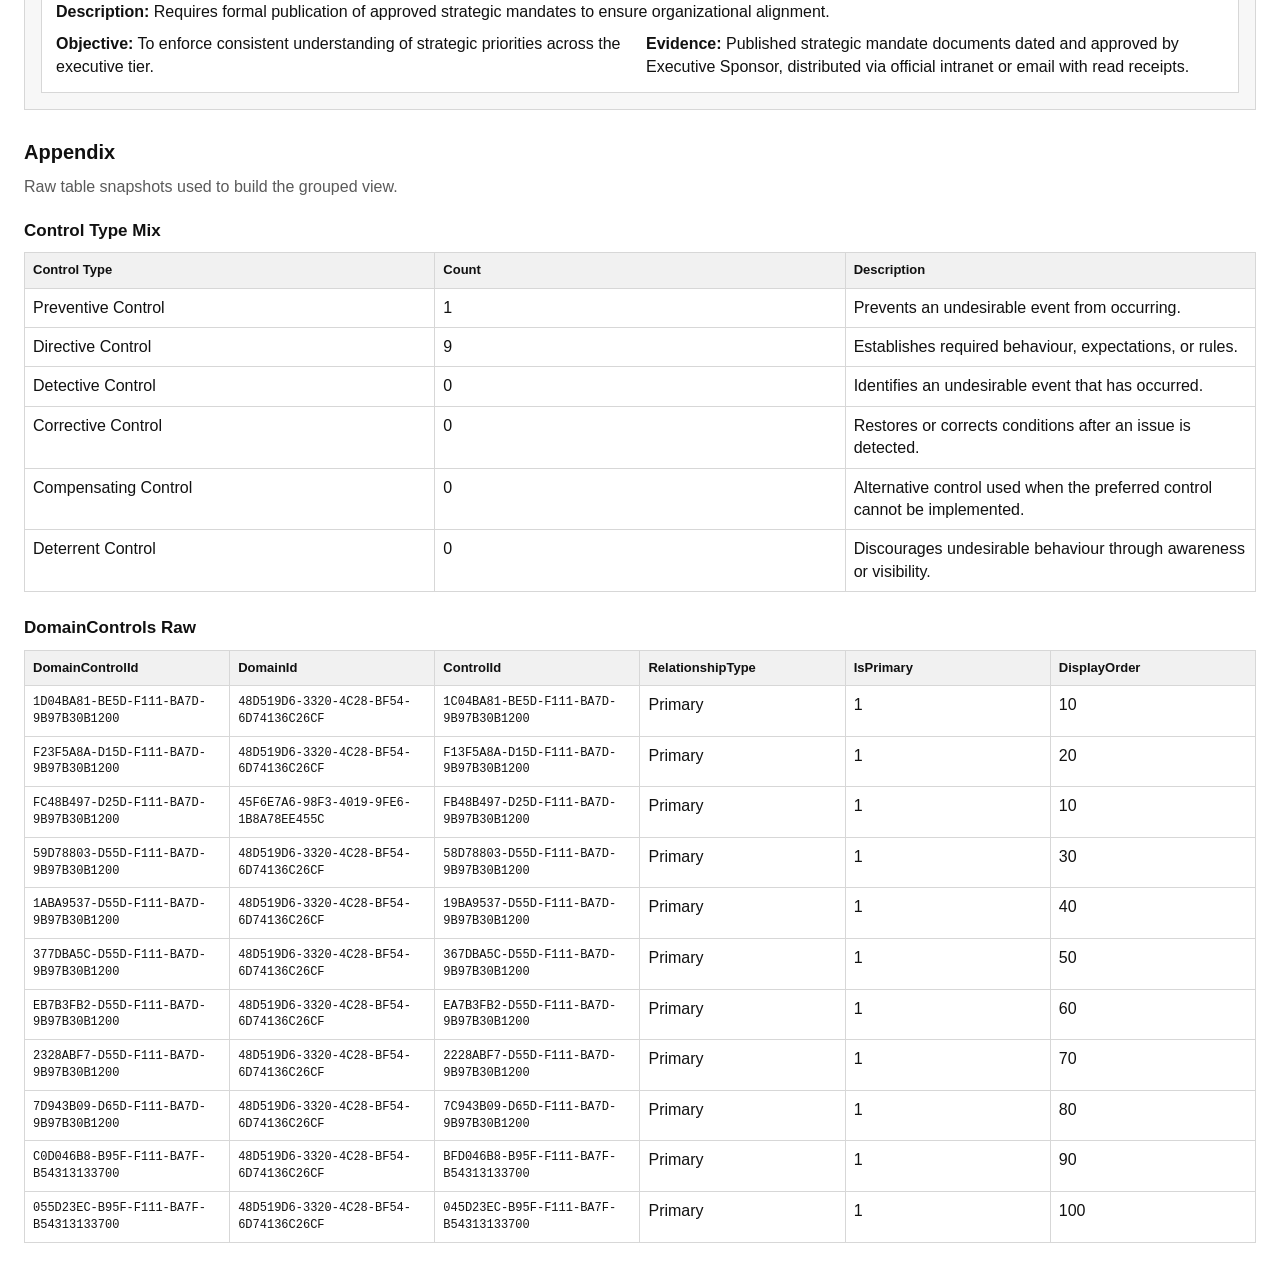
<file: Policy/controls-smart-report-v2.htm>
<!DOCTYPE html>
<html lang="en">
<head>
  <meta charset="utf-8">
  <title>Smart Controls Report</title>
  <style>
    :root {
      --text: #111;
      --muted: #5a5a5a;
      --line: #d7d7d7;
      --panel: #f7f7f7;
      --panel-2: #fcfcfc;
    }
    * { box-sizing: border-box; }
    body {
      margin: 24px;
      font-family: Arial, Helvetica, sans-serif;
      color: var(--text);
      background: #fff;
      line-height: 1.4;
    }
    h1, h2, h3, h4, p { margin: 0 0 10px; }
    h1 { font-size: 28px; }
    h2 { font-size: 20px; margin-top: 28px; }
    h3 { font-size: 17px; margin-top: 20px; }
    h4 { font-size: 14px; margin-top: 14px; }
    .meta, .muted { color: var(--muted); }
    .summary {
      display: grid;
      grid-template-columns: repeat(auto-fit, minmax(180px, 1fr));
      gap: 12px;
      margin: 18px 0 28px;
    }
    .summary-card, .domain-card, .control-card {
      border: 1px solid var(--line);
      background: var(--panel-2);
    }
    .summary-card {
      padding: 12px 14px;
      min-height: 92px;
    }
    .summary-number {
      display: block;
      font-size: 24px;
      font-weight: bold;
      margin-bottom: 4px;
    }
    .domain-card {
      padding: 16px;
      margin: 0 0 22px;
      background: var(--panel);
    }
    .domain-header {
      display: flex;
      justify-content: space-between;
      gap: 16px;
      align-items: flex-start;
      margin-bottom: 12px;
    }
    .pill {
      display: inline-block;
      border: 1px solid #bdbdbd;
      padding: 2px 8px;
      font-size: 12px;
      background: #fff;
      white-space: nowrap;
    }
    .breadcrumb {
      font-size: 12px;
      color: var(--muted);
      margin-top: -4px;
      margin-bottom: 8px;
    }
    .control-list {
      display: grid;
      gap: 12px;
      margin-top: 12px;
    }
    .control-card {
      padding: 14px;
      background: #fff;
    }
    .control-top {
      display: flex;
      justify-content: space-between;
      gap: 16px;
      align-items: flex-start;
      margin-bottom: 8px;
    }
    .control-meta {
      display: flex;
      flex-wrap: wrap;
      gap: 8px;
      margin: 8px 0 10px;
    }
    .label {
      font-weight: bold;
    }
    .mono {
      font-family: Consolas, "Courier New", monospace;
      font-size: 12px;
    }
    .grid-2 {
      display: grid;
      grid-template-columns: 1fr 1fr;
      gap: 12px;
      margin-top: 10px;
    }
    table {
      width: 100%;
      border-collapse: collapse;
      margin: 10px 0 24px;
      table-layout: fixed;
    }
    th, td {
      border: 1px solid var(--line);
      padding: 8px;
      text-align: left;
      vertical-align: top;
      word-break: break-word;
    }
    th {
      background: #f1f1f1;
      font-size: 13px;
    }
    .section-note {
      margin-bottom: 10px;
      color: var(--muted);
    }
    @media (max-width: 900px) {
      .grid-2 { grid-template-columns: 1fr; }
      .domain-header, .control-top { display: block; }
    }
  </style>
</head>
<body>
  <h1>Smart Controls Report</h1>
  <p class="meta">Built from <span class="mono">dbo.Domains</span>, <span class="mono">dbo.DomainControls</span>, <span class="mono">dbo.Controls</span>, and <span class="mono">dbo.ControlTypes</span> in the <span class="mono">DomainLinks</span> database.</p>

  <div class="summary">
    <div class="summary-card">
      <span class="summary-number">2</span>
      <div>Domains with controls</div>
    </div>
    <div class="summary-card">
      <span class="summary-number">10</span>
      <div>Total controls linked to domains</div>
    </div>
    <div class="summary-card">
      <span class="summary-number">9</span>
      <div>Controls under Performance Management</div>
    </div>
    <div class="summary-card">
      <span class="summary-number">1</span>
      <div>Controls under Executive Administration</div>
    </div>
    <div class="summary-card">
      <span class="summary-number">9</span>
      <div>Directive controls</div>
    </div>
    <div class="summary-card">
      <span class="summary-number">1</span>
      <div>Preventive controls</div>
    </div>
  </div>

  <h2>Domain Groups</h2>
  <p class="section-note">Domains are listed first, with each domain’s linked controls ordered by <span class="mono">DomainControls.DisplayOrder</span>.</p>

  <div class="domain-card">
    <div class="domain-header">
      <div>
        <h3>Performance Management</h3>
        <div class="breadcrumb">Executive Administration / Performance Management</div>
        <p class="muted">Enterprise performance planning, monitoring, reporting, and improvement.</p>
        <p><span class="label">Domain Code:</span> <span class="mono">performance-management</span></p>
        <p><span class="label">Domain ID:</span> <span class="mono">48D519D6-3320-4C28-BF54-6D74136C26CF</span></p>
      </div>
      <div class="pill">9 linked controls</div>
    </div>

    <div class="control-list">
      <div class="control-card">
        <div class="control-top">
          <div>
            <h4>10. Mandatory Signed Role Approval</h4>
            <div class="control-meta">
              <span class="pill">Preventive Control</span>
              <span class="pill">Primary</span>
              <span class="pill">Active</span>
            </div>
            <p class="mono">performance-management-mandatory-signed-role-approval</p>
          </div>
        </div>
        <p><span class="label">Description:</span> Requires all employees to have a signed Role &amp; Responsibility (R&amp;R) document on file before performance metrics are set.</p>
        <div class="grid-2">
          <div><span class="label">Objective:</span> Ensure performance expectations are formally documented and agreed upon prior to evaluation periods.</div>
          <div><span class="label">Evidence:</span> Signed R&amp;R documents with timestamped approval records in the HRIS repository.</div>
        </div>
      </div>

      <div class="control-card">
        <div class="control-top">
          <div>
            <h4>20. Annual Weighting Calibration Review</h4>
            <div class="control-meta">
              <span class="pill">Directive Control</span>
              <span class="pill">Primary</span>
              <span class="pill">Active</span>
            </div>
            <p class="mono">performance-management-annual-weighting-calibration-review</p>
          </div>
        </div>
        <p><span class="label">Description:</span> Requires an annual review of weighting logic to ensure alignment with current organizational strategy.</p>
        <div class="grid-2">
          <div><span class="label">Objective:</span> To maintain relevance and accuracy of performance weights as business priorities shift.</div>
          <div><span class="label">Evidence:</span> Annual calibration meeting agenda and attendance record showing leadership review of weight allocations.</div>
        </div>
      </div>

      <div class="control-card">
        <div class="control-top">
          <div>
            <h4>30. Development Plan Weighting Methodology Definition</h4>
            <div class="control-meta">
              <span class="pill">Directive Control</span>
              <span class="pill">Primary</span>
              <span class="pill">Active</span>
            </div>
            <p class="mono">performance-management-development-plan-weighting-methodology-definition</p>
          </div>
        </div>
        <p><span class="label">Description:</span> Establishes formal rules requiring specific development plan tiers to correspond with defined performance weighting ranges.</p>
        <div class="grid-2">
          <div><span class="label">Objective:</span> Ensures consistent application of weightings across roles based on strategic development goals rather than subjective adjustment.</div>
          <div><span class="label">Evidence:</span> Approved policy document outlining the mapping logic between development plan levels and role weighting percentages.</div>
        </div>
      </div>

      <div class="control-card">
        <div class="control-top">
          <div>
            <h4>40. Role Weighting Deviation Justification Record</h4>
            <div class="control-meta">
              <span class="pill">Directive Control</span>
              <span class="pill">Primary</span>
              <span class="pill">Active</span>
            </div>
            <p class="mono">performance-management-role-weighting-deviation-justification-record</p>
          </div>
        </div>
        <p><span class="label">Description:</span> Mandates documented rationale when weighting allocation deviates from standard matrices due to development plan changes.</p>
        <div class="grid-2">
          <div><span class="label">Objective:</span> Prevents arbitrary weighting adjustments by requiring traceable links between development needs and performance expectations.</div>
          <div><span class="label">Evidence:</span> Audit logs containing specific justifications linked to approved development plan modifications for the role.</div>
        </div>
      </div>

      <div class="control-card">
        <div class="control-top">
          <div>
            <h4>50. Manager Alignment Certification on Development Weightings</h4>
            <div class="control-meta">
              <span class="pill">Directive Control</span>
              <span class="pill">Primary</span>
              <span class="pill">Active</span>
            </div>
            <p class="mono">performance-management-manager-alignment-certification-on-development-weightings</p>
          </div>
        </div>
        <p><span class="label">Description:</span> Requires managers to certify annually that assigned role weightings align with approved individual development plans.</p>
        <div class="grid-2">
          <div><span class="label">Objective:</span> Promotes accountability and transparency in how career development strategies influence performance evaluation criteria.</div>
          <div><span class="label">Evidence:</span> Signed certification records from management confirming adherence between weighting structures and development plan scopes.</div>
        </div>
      </div>

      <div class="control-card">
        <div class="control-top">
          <div>
            <h4>60. Mandatory Three-Year Employee Development Plan</h4>
            <div class="control-meta">
              <span class="pill">Directive Control</span>
              <span class="pill">Primary</span>
              <span class="pill">Active</span>
            </div>
            <p class="mono">performance-management-mandatory-three-year-employee-development-plan</p>
          </div>
        </div>
        <p><span class="label">Description:</span> Requires creation of a formal three-year development roadmap for all eligible employees.</p>
        <div class="grid-2">
          <div><span class="label">Objective:</span> Ensures long-term career planning is initiated and documented across the workforce.</div>
          <div><span class="label">Evidence:</span> Signed 3-year development plan documents accessible in HR management system.</div>
        </div>
      </div>

      <div class="control-card">
        <div class="control-top">
          <div>
            <h4>70. Strategic Alignment Verification on Development Milestones</h4>
            <div class="control-meta">
              <span class="pill">Directive Control</span>
              <span class="pill">Primary</span>
              <span class="pill">Active</span>
            </div>
            <p class="mono">performance-management-strategic-alignment-verification-on-development-milestones</p>
          </div>
        </div>
        <p><span class="label">Description:</span> Requires development milestones to be explicitly mapped against organizational strategic objectives.</p>
        <div class="grid-2">
          <div><span class="label">Objective:</span> Aligns individual growth trajectories with corporate strategic direction.</div>
          <div><span class="label">Evidence:</span> Documented linkage matrix or system fields mapping development goals to strategic pillars.</div>
        </div>
      </div>

      <div class="control-card">
        <div class="control-top">
          <div>
            <h4>80. Annual Development Plan Refresh Cycle</h4>
            <div class="control-meta">
              <span class="pill">Directive Control</span>
              <span class="pill">Primary</span>
              <span class="pill">Active</span>
            </div>
            <p class="mono">performance-management-annual-development-plan-refresh-cycle</p>
          </div>
        </div>
        <p><span class="label">Description:</span> Mandates annual review and updating of the three-year development plan to reflect current career status.</p>
        <div class="grid-2">
          <div><span class="label">Objective:</span> Maintains relevance of development goals within the strategic horizon over time.</div>
          <div><span class="label">Evidence:</span> System logs or signed forms demonstrating annual update approvals for employee plans.</div>
        </div>
      </div>

      <div class="control-card">
        <div class="control-top">
          <div>
            <h4>90. Three-Year Complexity Escalation Standard</h4>
            <div class="control-meta">
              <span class="pill">Directive Control</span>
              <span class="pill">Primary</span>
              <span class="pill">Active</span>
            </div>
            <p class="mono">performance-management-three-year-complexity-escalation-standard</p>
          </div>
        </div>
        <p><span class="label">Description:</span> Mandates that development plans explicitly demonstrate a progression from basic to complex deliverables across Year 1, Year 2, and Year 3.</p>
        <div class="grid-2">
          <div><span class="label">Objective:</span> Prevent stagnation in development plans by enforcing a structured growth trajectory for employee responsibilities.</div>
          <div><span class="label">Evidence:</span> Approved development plans showing distinct, increasing complexity levels in Year 1 versus Year 3 deliverables.</div>
        </div>
      </div>

      <div class="control-card">
        <div class="control-top">
          <div>
            <h4>100. Employee Development Plan Acknowledgement Rule</h4>
            <div class="control-meta">
              <span class="pill">Directive Control</span>
              <span class="pill">Primary</span>
              <span class="pill">Active</span>
            </div>
            <p class="mono">performance-management-employee-development-plan-acknowledgement-rule</p>
          </div>
        </div>
        <p><span class="label">Description:</span> Requires employees to formally acknowledge they understand the three-year role progression expectations defined in their development plan.</p>
        <div class="grid-2">
          <div><span class="label">Objective:</span> Ensure employees are aware of and committed to the specific responsibilities and complexity tiers outlined for them.</div>
          <div><span class="label">Evidence:</span> Signed acknowledgment forms or digital confirmation logs from employees regarding their development plan structure.</div>
        </div>
      </div>
    </div>
  </div>

  <div class="domain-card">
    <div class="domain-header">
      <div>
        <h3>Executive Administration</h3>
        <div class="breadcrumb">Executive Administration</div>
        <p class="muted">Executive administration capabilities for strategic planning, organizational management, and performance management.</p>
        <p><span class="label">Domain Code:</span> <span class="mono">executive-administration</span></p>
        <p><span class="label">Domain ID:</span> <span class="mono">45F6E7A6-98F3-4019-9FE6-1B8A78EE455C</span></p>
      </div>
      <div class="pill">1 linked control</div>
    </div>

    <div class="control-list">
      <div class="control-card">
        <div class="control-top">
          <div>
            <h4>10. Executive Strategic Mandate Publication</h4>
            <div class="control-meta">
              <span class="pill">Directive Control</span>
              <span class="pill">Primary</span>
              <span class="pill">Active</span>
            </div>
            <p class="mono">executive-administration-executive-strategic-mandate-publication</p>
          </div>
        </div>
        <p><span class="label">Description:</span> Requires formal publication of approved strategic mandates to ensure organizational alignment.</p>
        <div class="grid-2">
          <div><span class="label">Objective:</span> To enforce consistent understanding of strategic priorities across the executive tier.</div>
          <div><span class="label">Evidence:</span> Published strategic mandate documents dated and approved by Executive Sponsor, distributed via official intranet or email with read receipts.</div>
        </div>
      </div>
    </div>
  </div>

  <h2>Appendix</h2>
  <p class="section-note">Raw table snapshots used to build the grouped view.</p>

  <h3>Control Type Mix</h3>
  <table>
    <thead>
      <tr>
        <th>Control Type</th>
        <th>Count</th>
        <th>Description</th>
      </tr>
    </thead>
    <tbody>
      <tr>
        <td>Preventive Control</td>
        <td>1</td>
        <td>Prevents an undesirable event from occurring.</td>
      </tr>
      <tr>
        <td>Directive Control</td>
        <td>9</td>
        <td>Establishes required behaviour, expectations, or rules.</td>
      </tr>
      <tr>
        <td>Detective Control</td>
        <td>0</td>
        <td>Identifies an undesirable event that has occurred.</td>
      </tr>
      <tr>
        <td>Corrective Control</td>
        <td>0</td>
        <td>Restores or corrects conditions after an issue is detected.</td>
      </tr>
      <tr>
        <td>Compensating Control</td>
        <td>0</td>
        <td>Alternative control used when the preferred control cannot be implemented.</td>
      </tr>
      <tr>
        <td>Deterrent Control</td>
        <td>0</td>
        <td>Discourages undesirable behaviour through awareness or visibility.</td>
      </tr>
    </tbody>
  </table>

  <h3>DomainControls Raw</h3>
  <table>
    <thead>
      <tr>
        <th>DomainControlId</th>
        <th>DomainId</th>
        <th>ControlId</th>
        <th>RelationshipType</th>
        <th>IsPrimary</th>
        <th>DisplayOrder</th>
      </tr>
    </thead>
    <tbody>
      <tr><td class="mono">1D04BA81-BE5D-F111-BA7D-9B97B30B1200</td><td class="mono">48D519D6-3320-4C28-BF54-6D74136C26CF</td><td class="mono">1C04BA81-BE5D-F111-BA7D-9B97B30B1200</td><td>Primary</td><td>1</td><td>10</td></tr>
      <tr><td class="mono">F23F5A8A-D15D-F111-BA7D-9B97B30B1200</td><td class="mono">48D519D6-3320-4C28-BF54-6D74136C26CF</td><td class="mono">F13F5A8A-D15D-F111-BA7D-9B97B30B1200</td><td>Primary</td><td>1</td><td>20</td></tr>
      <tr><td class="mono">FC48B497-D25D-F111-BA7D-9B97B30B1200</td><td class="mono">45F6E7A6-98F3-4019-9FE6-1B8A78EE455C</td><td class="mono">FB48B497-D25D-F111-BA7D-9B97B30B1200</td><td>Primary</td><td>1</td><td>10</td></tr>
      <tr><td class="mono">59D78803-D55D-F111-BA7D-9B97B30B1200</td><td class="mono">48D519D6-3320-4C28-BF54-6D74136C26CF</td><td class="mono">58D78803-D55D-F111-BA7D-9B97B30B1200</td><td>Primary</td><td>1</td><td>30</td></tr>
      <tr><td class="mono">1ABA9537-D55D-F111-BA7D-9B97B30B1200</td><td class="mono">48D519D6-3320-4C28-BF54-6D74136C26CF</td><td class="mono">19BA9537-D55D-F111-BA7D-9B97B30B1200</td><td>Primary</td><td>1</td><td>40</td></tr>
      <tr><td class="mono">377DBA5C-D55D-F111-BA7D-9B97B30B1200</td><td class="mono">48D519D6-3320-4C28-BF54-6D74136C26CF</td><td class="mono">367DBA5C-D55D-F111-BA7D-9B97B30B1200</td><td>Primary</td><td>1</td><td>50</td></tr>
      <tr><td class="mono">EB7B3FB2-D55D-F111-BA7D-9B97B30B1200</td><td class="mono">48D519D6-3320-4C28-BF54-6D74136C26CF</td><td class="mono">EA7B3FB2-D55D-F111-BA7D-9B97B30B1200</td><td>Primary</td><td>1</td><td>60</td></tr>
      <tr><td class="mono">2328ABF7-D55D-F111-BA7D-9B97B30B1200</td><td class="mono">48D519D6-3320-4C28-BF54-6D74136C26CF</td><td class="mono">2228ABF7-D55D-F111-BA7D-9B97B30B1200</td><td>Primary</td><td>1</td><td>70</td></tr>
      <tr><td class="mono">7D943B09-D65D-F111-BA7D-9B97B30B1200</td><td class="mono">48D519D6-3320-4C28-BF54-6D74136C26CF</td><td class="mono">7C943B09-D65D-F111-BA7D-9B97B30B1200</td><td>Primary</td><td>1</td><td>80</td></tr>
      <tr><td class="mono">C0D046B8-B95F-F111-BA7F-B54313133700</td><td class="mono">48D519D6-3320-4C28-BF54-6D74136C26CF</td><td class="mono">BFD046B8-B95F-F111-BA7F-B54313133700</td><td>Primary</td><td>1</td><td>90</td></tr>
      <tr><td class="mono">055D23EC-B95F-F111-BA7F-B54313133700</td><td class="mono">48D519D6-3320-4C28-BF54-6D74136C26CF</td><td class="mono">045D23EC-B95F-F111-BA7F-B54313133700</td><td>Primary</td><td>1</td><td>100</td></tr>
    </tbody>
  </table>
</body>
</html>
</file>
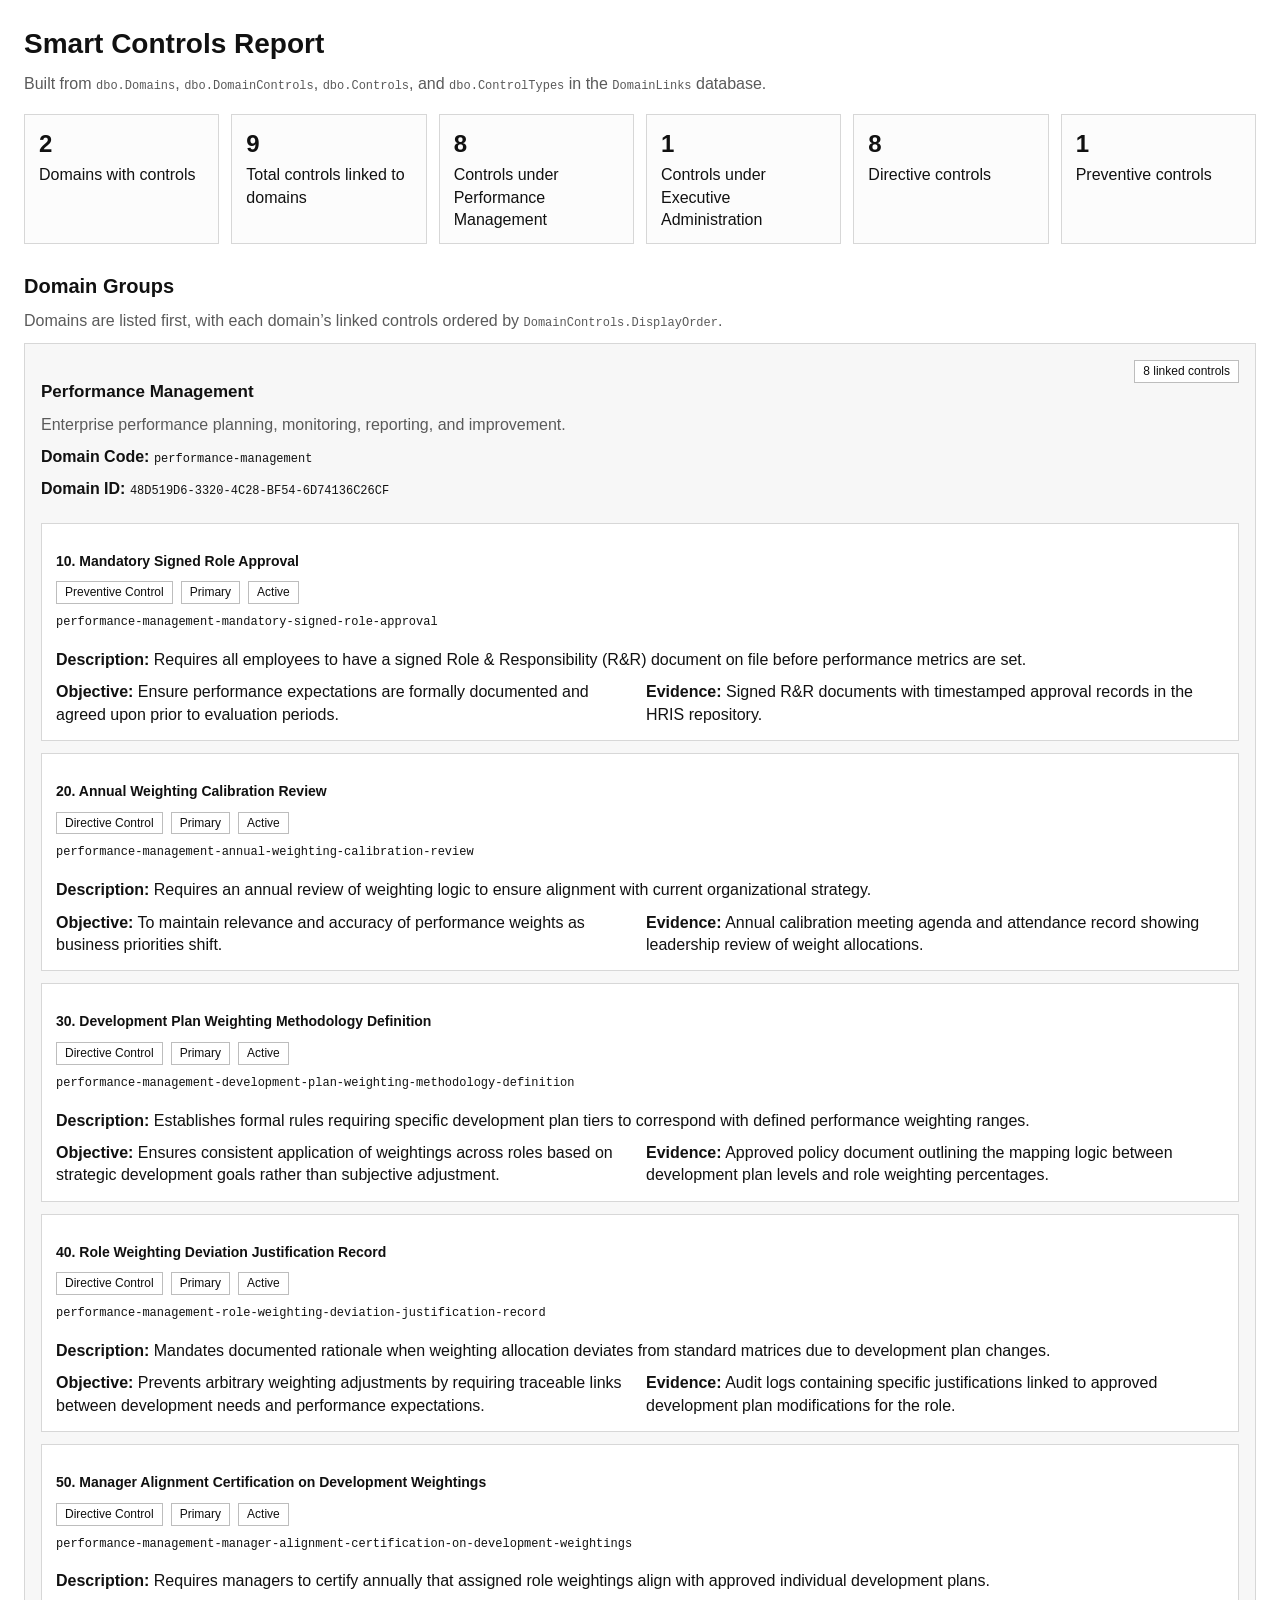
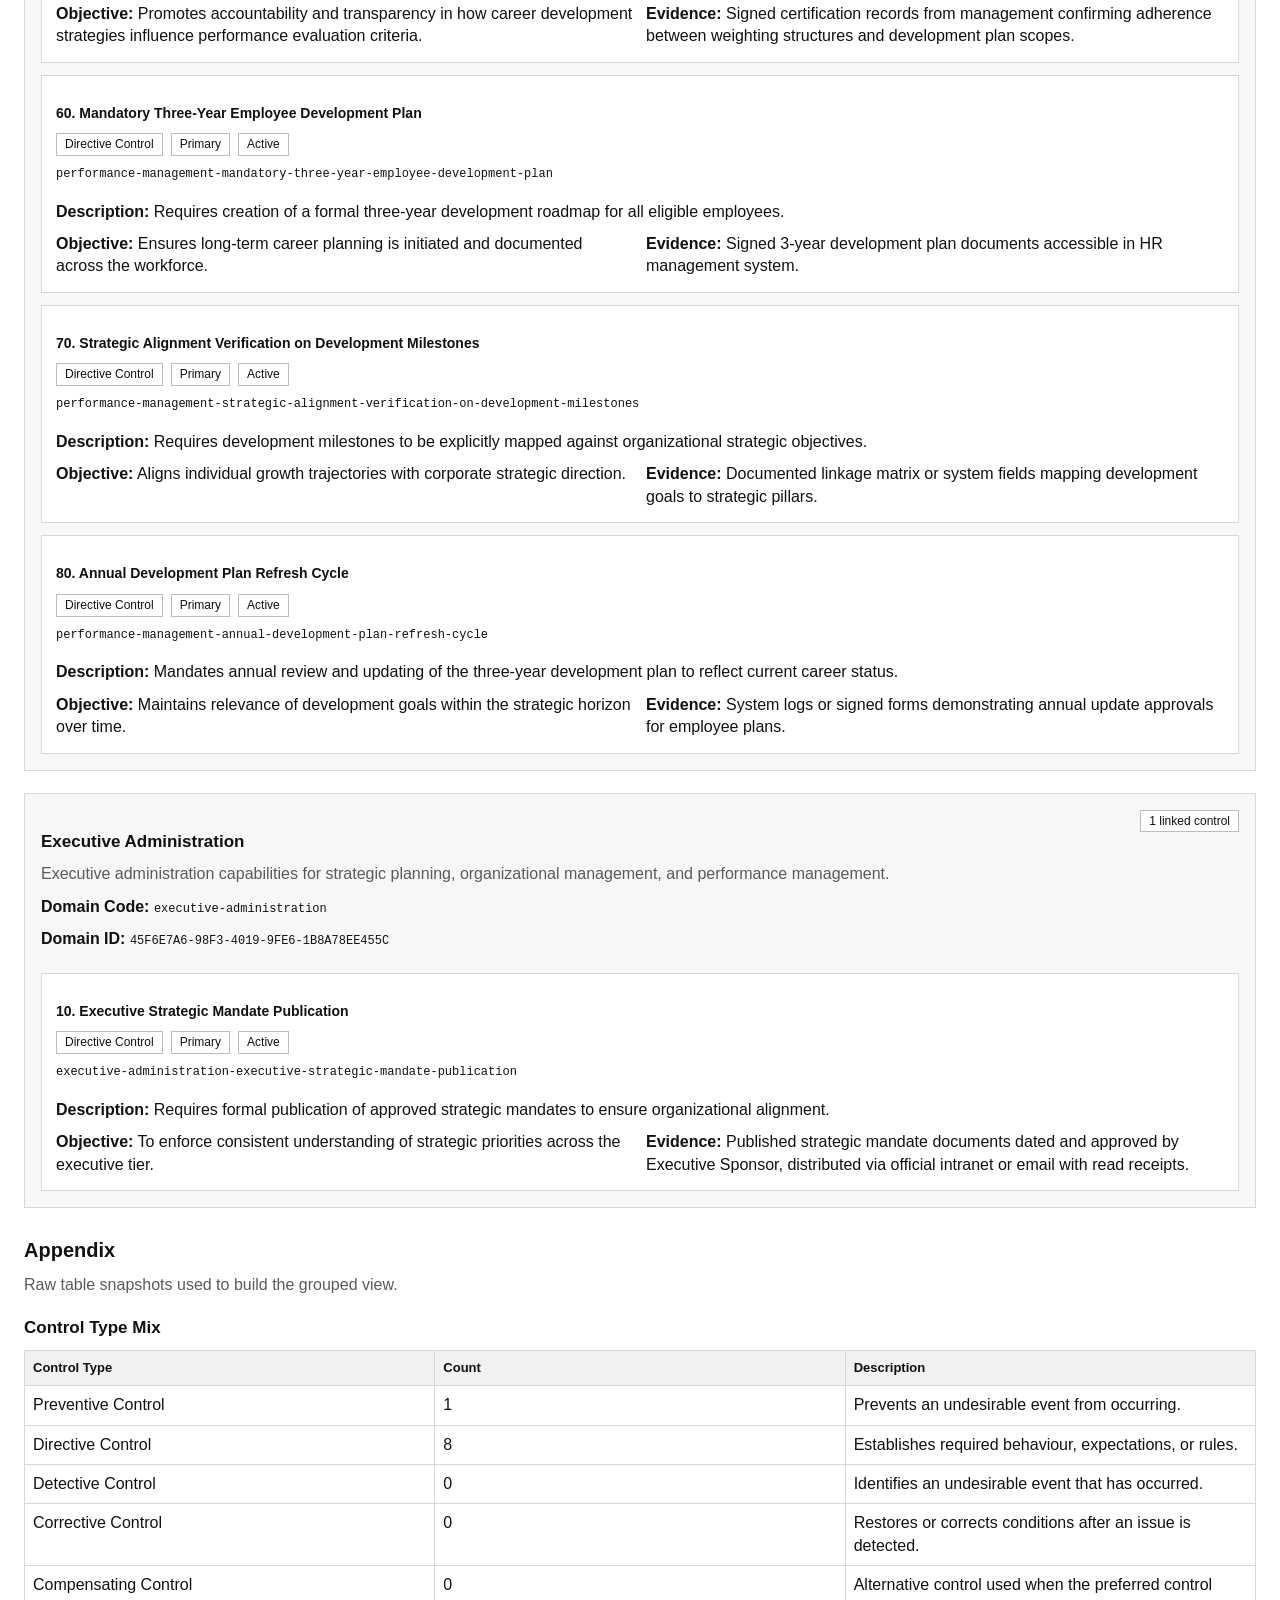
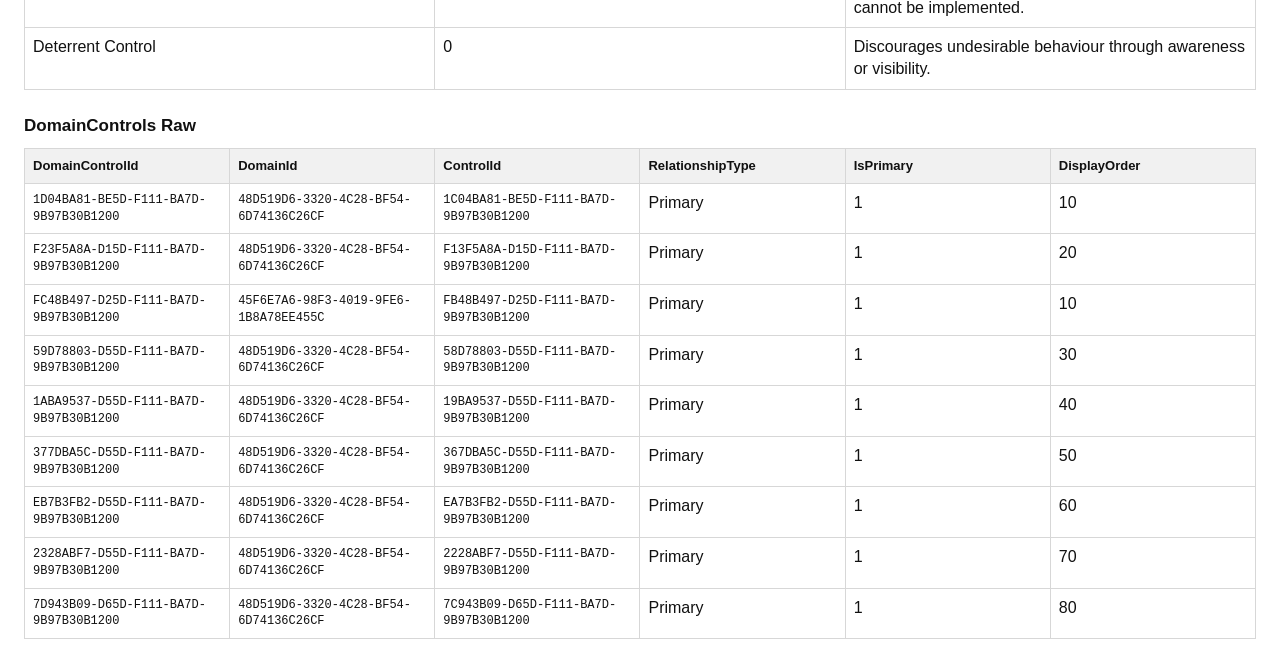
<file: Policy/controls-smart-report.htm>
<!DOCTYPE html>
<html lang="en">
<head>
  <meta charset="utf-8">
  <title>Smart Controls Report</title>
  <style>
    :root {
      --text: #111;
      --muted: #5a5a5a;
      --line: #d7d7d7;
      --panel: #f7f7f7;
      --panel-2: #fcfcfc;
    }
    * { box-sizing: border-box; }
    body {
      margin: 24px;
      font-family: Arial, Helvetica, sans-serif;
      color: var(--text);
      background: #fff;
      line-height: 1.4;
    }
    h1, h2, h3, h4, p { margin: 0 0 10px; }
    h1 { font-size: 28px; }
    h2 { font-size: 20px; margin-top: 28px; }
    h3 { font-size: 17px; margin-top: 20px; }
    h4 { font-size: 14px; margin-top: 14px; }
    .meta, .muted { color: var(--muted); }
    .summary {
      display: grid;
      grid-template-columns: repeat(auto-fit, minmax(180px, 1fr));
      gap: 12px;
      margin: 18px 0 28px;
    }
    .summary-card, .domain-card, .control-card {
      border: 1px solid var(--line);
      background: var(--panel-2);
    }
    .summary-card {
      padding: 12px 14px;
      min-height: 92px;
    }
    .summary-number {
      display: block;
      font-size: 24px;
      font-weight: bold;
      margin-bottom: 4px;
    }
    .domain-card {
      padding: 16px;
      margin: 0 0 22px;
      background: var(--panel);
    }
    .domain-header {
      display: flex;
      justify-content: space-between;
      gap: 16px;
      align-items: flex-start;
      margin-bottom: 12px;
    }
    .pill {
      display: inline-block;
      border: 1px solid #bdbdbd;
      padding: 2px 8px;
      font-size: 12px;
      background: #fff;
      white-space: nowrap;
    }
    .control-list {
      display: grid;
      gap: 12px;
      margin-top: 12px;
    }
    .control-card {
      padding: 14px;
      background: #fff;
    }
    .control-top {
      display: flex;
      justify-content: space-between;
      gap: 16px;
      align-items: flex-start;
      margin-bottom: 8px;
    }
    .control-meta {
      display: flex;
      flex-wrap: wrap;
      gap: 8px;
      margin: 8px 0 10px;
    }
    .label {
      font-weight: bold;
    }
    .mono {
      font-family: Consolas, "Courier New", monospace;
      font-size: 12px;
    }
    .grid-2 {
      display: grid;
      grid-template-columns: 1fr 1fr;
      gap: 12px;
      margin-top: 10px;
    }
    table {
      width: 100%;
      border-collapse: collapse;
      margin: 10px 0 24px;
      table-layout: fixed;
    }
    th, td {
      border: 1px solid var(--line);
      padding: 8px;
      text-align: left;
      vertical-align: top;
      word-break: break-word;
    }
    th {
      background: #f1f1f1;
      font-size: 13px;
    }
    .section-note {
      margin-bottom: 10px;
      color: var(--muted);
    }
    @media (max-width: 900px) {
      .grid-2 { grid-template-columns: 1fr; }
      .domain-header, .control-top { display: block; }
    }
  </style>
</head>
<body>
  <h1>Smart Controls Report</h1>
  <p class="meta">Built from <span class="mono">dbo.Domains</span>, <span class="mono">dbo.DomainControls</span>, <span class="mono">dbo.Controls</span>, and <span class="mono">dbo.ControlTypes</span> in the <span class="mono">DomainLinks</span> database.</p>

  <div class="summary">
    <div class="summary-card">
      <span class="summary-number">2</span>
      <div>Domains with controls</div>
    </div>
    <div class="summary-card">
      <span class="summary-number">9</span>
      <div>Total controls linked to domains</div>
    </div>
    <div class="summary-card">
      <span class="summary-number">8</span>
      <div>Controls under Performance Management</div>
    </div>
    <div class="summary-card">
      <span class="summary-number">1</span>
      <div>Controls under Executive Administration</div>
    </div>
    <div class="summary-card">
      <span class="summary-number">8</span>
      <div>Directive controls</div>
    </div>
    <div class="summary-card">
      <span class="summary-number">1</span>
      <div>Preventive controls</div>
    </div>
  </div>

  <h2>Domain Groups</h2>
  <p class="section-note">Domains are listed first, with each domain’s linked controls ordered by <span class="mono">DomainControls.DisplayOrder</span>.</p>

  <div class="domain-card">
    <div class="domain-header">
      <div>
        <h3>Performance Management</h3>
        <p class="muted">Enterprise performance planning, monitoring, reporting, and improvement.</p>
        <p><span class="label">Domain Code:</span> <span class="mono">performance-management</span></p>
        <p><span class="label">Domain ID:</span> <span class="mono">48D519D6-3320-4C28-BF54-6D74136C26CF</span></p>
      </div>
      <div class="pill">8 linked controls</div>
    </div>

    <div class="control-list">
      <div class="control-card">
        <div class="control-top">
          <div>
            <h4>10. Mandatory Signed Role Approval</h4>
            <div class="control-meta">
              <span class="pill">Preventive Control</span>
              <span class="pill">Primary</span>
              <span class="pill">Active</span>
            </div>
            <p class="mono">performance-management-mandatory-signed-role-approval</p>
          </div>
        </div>
        <p><span class="label">Description:</span> Requires all employees to have a signed Role &amp; Responsibility (R&amp;R) document on file before performance metrics are set.</p>
        <div class="grid-2">
          <div><span class="label">Objective:</span> Ensure performance expectations are formally documented and agreed upon prior to evaluation periods.</div>
          <div><span class="label">Evidence:</span> Signed R&amp;R documents with timestamped approval records in the HRIS repository.</div>
        </div>
      </div>

      <div class="control-card">
        <div class="control-top">
          <div>
            <h4>20. Annual Weighting Calibration Review</h4>
            <div class="control-meta">
              <span class="pill">Directive Control</span>
              <span class="pill">Primary</span>
              <span class="pill">Active</span>
            </div>
            <p class="mono">performance-management-annual-weighting-calibration-review</p>
          </div>
        </div>
        <p><span class="label">Description:</span> Requires an annual review of weighting logic to ensure alignment with current organizational strategy.</p>
        <div class="grid-2">
          <div><span class="label">Objective:</span> To maintain relevance and accuracy of performance weights as business priorities shift.</div>
          <div><span class="label">Evidence:</span> Annual calibration meeting agenda and attendance record showing leadership review of weight allocations.</div>
        </div>
      </div>

      <div class="control-card">
        <div class="control-top">
          <div>
            <h4>30. Development Plan Weighting Methodology Definition</h4>
            <div class="control-meta">
              <span class="pill">Directive Control</span>
              <span class="pill">Primary</span>
              <span class="pill">Active</span>
            </div>
            <p class="mono">performance-management-development-plan-weighting-methodology-definition</p>
          </div>
        </div>
        <p><span class="label">Description:</span> Establishes formal rules requiring specific development plan tiers to correspond with defined performance weighting ranges.</p>
        <div class="grid-2">
          <div><span class="label">Objective:</span> Ensures consistent application of weightings across roles based on strategic development goals rather than subjective adjustment.</div>
          <div><span class="label">Evidence:</span> Approved policy document outlining the mapping logic between development plan levels and role weighting percentages.</div>
        </div>
      </div>

      <div class="control-card">
        <div class="control-top">
          <div>
            <h4>40. Role Weighting Deviation Justification Record</h4>
            <div class="control-meta">
              <span class="pill">Directive Control</span>
              <span class="pill">Primary</span>
              <span class="pill">Active</span>
            </div>
            <p class="mono">performance-management-role-weighting-deviation-justification-record</p>
          </div>
        </div>
        <p><span class="label">Description:</span> Mandates documented rationale when weighting allocation deviates from standard matrices due to development plan changes.</p>
        <div class="grid-2">
          <div><span class="label">Objective:</span> Prevents arbitrary weighting adjustments by requiring traceable links between development needs and performance expectations.</div>
          <div><span class="label">Evidence:</span> Audit logs containing specific justifications linked to approved development plan modifications for the role.</div>
        </div>
      </div>

      <div class="control-card">
        <div class="control-top">
          <div>
            <h4>50. Manager Alignment Certification on Development Weightings</h4>
            <div class="control-meta">
              <span class="pill">Directive Control</span>
              <span class="pill">Primary</span>
              <span class="pill">Active</span>
            </div>
            <p class="mono">performance-management-manager-alignment-certification-on-development-weightings</p>
          </div>
        </div>
        <p><span class="label">Description:</span> Requires managers to certify annually that assigned role weightings align with approved individual development plans.</p>
        <div class="grid-2">
          <div><span class="label">Objective:</span> Promotes accountability and transparency in how career development strategies influence performance evaluation criteria.</div>
          <div><span class="label">Evidence:</span> Signed certification records from management confirming adherence between weighting structures and development plan scopes.</div>
        </div>
      </div>

      <div class="control-card">
        <div class="control-top">
          <div>
            <h4>60. Mandatory Three-Year Employee Development Plan</h4>
            <div class="control-meta">
              <span class="pill">Directive Control</span>
              <span class="pill">Primary</span>
              <span class="pill">Active</span>
            </div>
            <p class="mono">performance-management-mandatory-three-year-employee-development-plan</p>
          </div>
        </div>
        <p><span class="label">Description:</span> Requires creation of a formal three-year development roadmap for all eligible employees.</p>
        <div class="grid-2">
          <div><span class="label">Objective:</span> Ensures long-term career planning is initiated and documented across the workforce.</div>
          <div><span class="label">Evidence:</span> Signed 3-year development plan documents accessible in HR management system.</div>
        </div>
      </div>

      <div class="control-card">
        <div class="control-top">
          <div>
            <h4>70. Strategic Alignment Verification on Development Milestones</h4>
            <div class="control-meta">
              <span class="pill">Directive Control</span>
              <span class="pill">Primary</span>
              <span class="pill">Active</span>
            </div>
            <p class="mono">performance-management-strategic-alignment-verification-on-development-milestones</p>
          </div>
        </div>
        <p><span class="label">Description:</span> Requires development milestones to be explicitly mapped against organizational strategic objectives.</p>
        <div class="grid-2">
          <div><span class="label">Objective:</span> Aligns individual growth trajectories with corporate strategic direction.</div>
          <div><span class="label">Evidence:</span> Documented linkage matrix or system fields mapping development goals to strategic pillars.</div>
        </div>
      </div>

      <div class="control-card">
        <div class="control-top">
          <div>
            <h4>80. Annual Development Plan Refresh Cycle</h4>
            <div class="control-meta">
              <span class="pill">Directive Control</span>
              <span class="pill">Primary</span>
              <span class="pill">Active</span>
            </div>
            <p class="mono">performance-management-annual-development-plan-refresh-cycle</p>
          </div>
        </div>
        <p><span class="label">Description:</span> Mandates annual review and updating of the three-year development plan to reflect current career status.</p>
        <div class="grid-2">
          <div><span class="label">Objective:</span> Maintains relevance of development goals within the strategic horizon over time.</div>
          <div><span class="label">Evidence:</span> System logs or signed forms demonstrating annual update approvals for employee plans.</div>
        </div>
      </div>
    </div>
  </div>

  <div class="domain-card">
    <div class="domain-header">
      <div>
        <h3>Executive Administration</h3>
        <p class="muted">Executive administration capabilities for strategic planning, organizational management, and performance management.</p>
        <p><span class="label">Domain Code:</span> <span class="mono">executive-administration</span></p>
        <p><span class="label">Domain ID:</span> <span class="mono">45F6E7A6-98F3-4019-9FE6-1B8A78EE455C</span></p>
      </div>
      <div class="pill">1 linked control</div>
    </div>

    <div class="control-list">
      <div class="control-card">
        <div class="control-top">
          <div>
            <h4>10. Executive Strategic Mandate Publication</h4>
            <div class="control-meta">
              <span class="pill">Directive Control</span>
              <span class="pill">Primary</span>
              <span class="pill">Active</span>
            </div>
            <p class="mono">executive-administration-executive-strategic-mandate-publication</p>
          </div>
        </div>
        <p><span class="label">Description:</span> Requires formal publication of approved strategic mandates to ensure organizational alignment.</p>
        <div class="grid-2">
          <div><span class="label">Objective:</span> To enforce consistent understanding of strategic priorities across the executive tier.</div>
          <div><span class="label">Evidence:</span> Published strategic mandate documents dated and approved by Executive Sponsor, distributed via official intranet or email with read receipts.</div>
        </div>
      </div>
    </div>
  </div>

  <h2>Appendix</h2>
  <p class="section-note">Raw table snapshots used to build the grouped view.</p>

  <h3>Control Type Mix</h3>
  <table>
    <thead>
      <tr>
        <th>Control Type</th>
        <th>Count</th>
        <th>Description</th>
      </tr>
    </thead>
    <tbody>
      <tr>
        <td>Preventive Control</td>
        <td>1</td>
        <td>Prevents an undesirable event from occurring.</td>
      </tr>
      <tr>
        <td>Directive Control</td>
        <td>8</td>
        <td>Establishes required behaviour, expectations, or rules.</td>
      </tr>
      <tr>
        <td>Detective Control</td>
        <td>0</td>
        <td>Identifies an undesirable event that has occurred.</td>
      </tr>
      <tr>
        <td>Corrective Control</td>
        <td>0</td>
        <td>Restores or corrects conditions after an issue is detected.</td>
      </tr>
      <tr>
        <td>Compensating Control</td>
        <td>0</td>
        <td>Alternative control used when the preferred control cannot be implemented.</td>
      </tr>
      <tr>
        <td>Deterrent Control</td>
        <td>0</td>
        <td>Discourages undesirable behaviour through awareness or visibility.</td>
      </tr>
    </tbody>
  </table>

  <h3>DomainControls Raw</h3>
  <table>
    <thead>
      <tr>
        <th>DomainControlId</th>
        <th>DomainId</th>
        <th>ControlId</th>
        <th>RelationshipType</th>
        <th>IsPrimary</th>
        <th>DisplayOrder</th>
      </tr>
    </thead>
    <tbody>
      <tr><td class="mono">1D04BA81-BE5D-F111-BA7D-9B97B30B1200</td><td class="mono">48D519D6-3320-4C28-BF54-6D74136C26CF</td><td class="mono">1C04BA81-BE5D-F111-BA7D-9B97B30B1200</td><td>Primary</td><td>1</td><td>10</td></tr>
      <tr><td class="mono">F23F5A8A-D15D-F111-BA7D-9B97B30B1200</td><td class="mono">48D519D6-3320-4C28-BF54-6D74136C26CF</td><td class="mono">F13F5A8A-D15D-F111-BA7D-9B97B30B1200</td><td>Primary</td><td>1</td><td>20</td></tr>
      <tr><td class="mono">FC48B497-D25D-F111-BA7D-9B97B30B1200</td><td class="mono">45F6E7A6-98F3-4019-9FE6-1B8A78EE455C</td><td class="mono">FB48B497-D25D-F111-BA7D-9B97B30B1200</td><td>Primary</td><td>1</td><td>10</td></tr>
      <tr><td class="mono">59D78803-D55D-F111-BA7D-9B97B30B1200</td><td class="mono">48D519D6-3320-4C28-BF54-6D74136C26CF</td><td class="mono">58D78803-D55D-F111-BA7D-9B97B30B1200</td><td>Primary</td><td>1</td><td>30</td></tr>
      <tr><td class="mono">1ABA9537-D55D-F111-BA7D-9B97B30B1200</td><td class="mono">48D519D6-3320-4C28-BF54-6D74136C26CF</td><td class="mono">19BA9537-D55D-F111-BA7D-9B97B30B1200</td><td>Primary</td><td>1</td><td>40</td></tr>
      <tr><td class="mono">377DBA5C-D55D-F111-BA7D-9B97B30B1200</td><td class="mono">48D519D6-3320-4C28-BF54-6D74136C26CF</td><td class="mono">367DBA5C-D55D-F111-BA7D-9B97B30B1200</td><td>Primary</td><td>1</td><td>50</td></tr>
      <tr><td class="mono">EB7B3FB2-D55D-F111-BA7D-9B97B30B1200</td><td class="mono">48D519D6-3320-4C28-BF54-6D74136C26CF</td><td class="mono">EA7B3FB2-D55D-F111-BA7D-9B97B30B1200</td><td>Primary</td><td>1</td><td>60</td></tr>
      <tr><td class="mono">2328ABF7-D55D-F111-BA7D-9B97B30B1200</td><td class="mono">48D519D6-3320-4C28-BF54-6D74136C26CF</td><td class="mono">2228ABF7-D55D-F111-BA7D-9B97B30B1200</td><td>Primary</td><td>1</td><td>70</td></tr>
      <tr><td class="mono">7D943B09-D65D-F111-BA7D-9B97B30B1200</td><td class="mono">48D519D6-3320-4C28-BF54-6D74136C26CF</td><td class="mono">7C943B09-D65D-F111-BA7D-9B97B30B1200</td><td>Primary</td><td>1</td><td>80</td></tr>
    </tbody>
  </table>
</body>
</html>
</file>
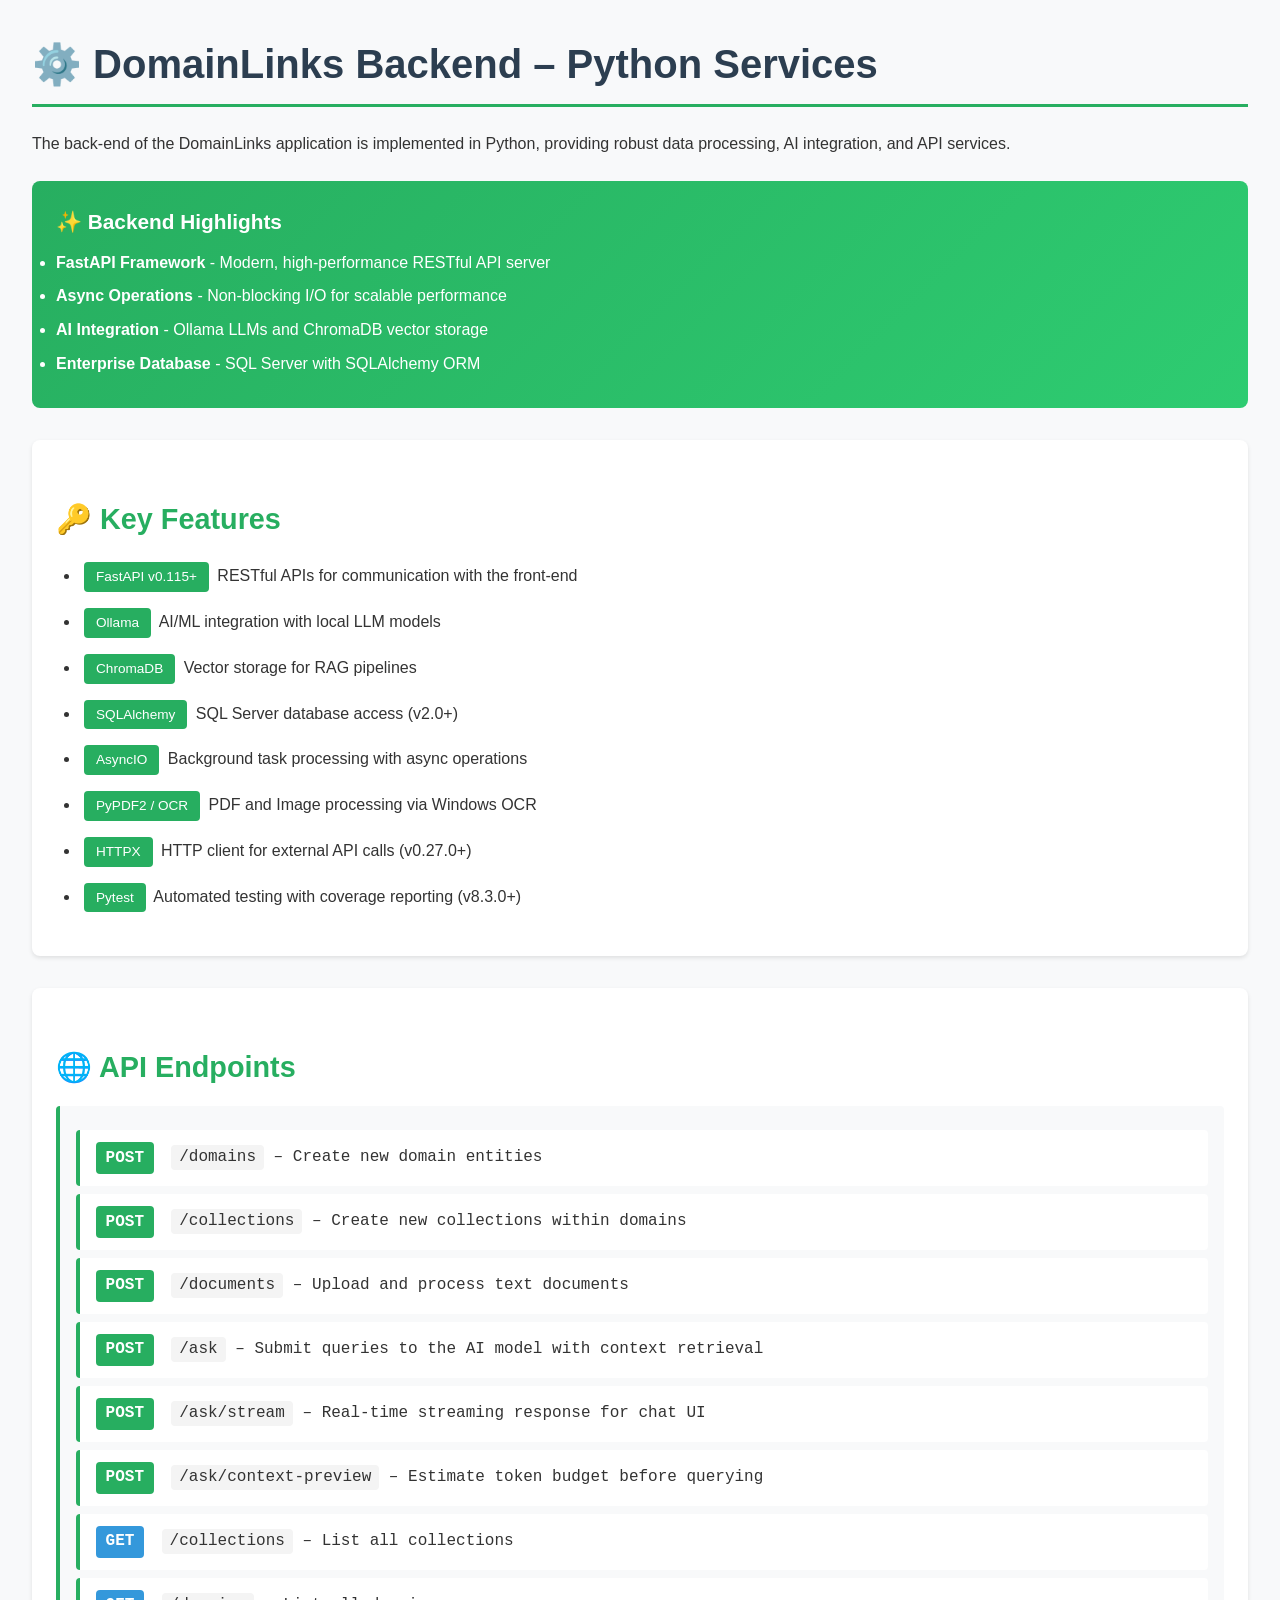
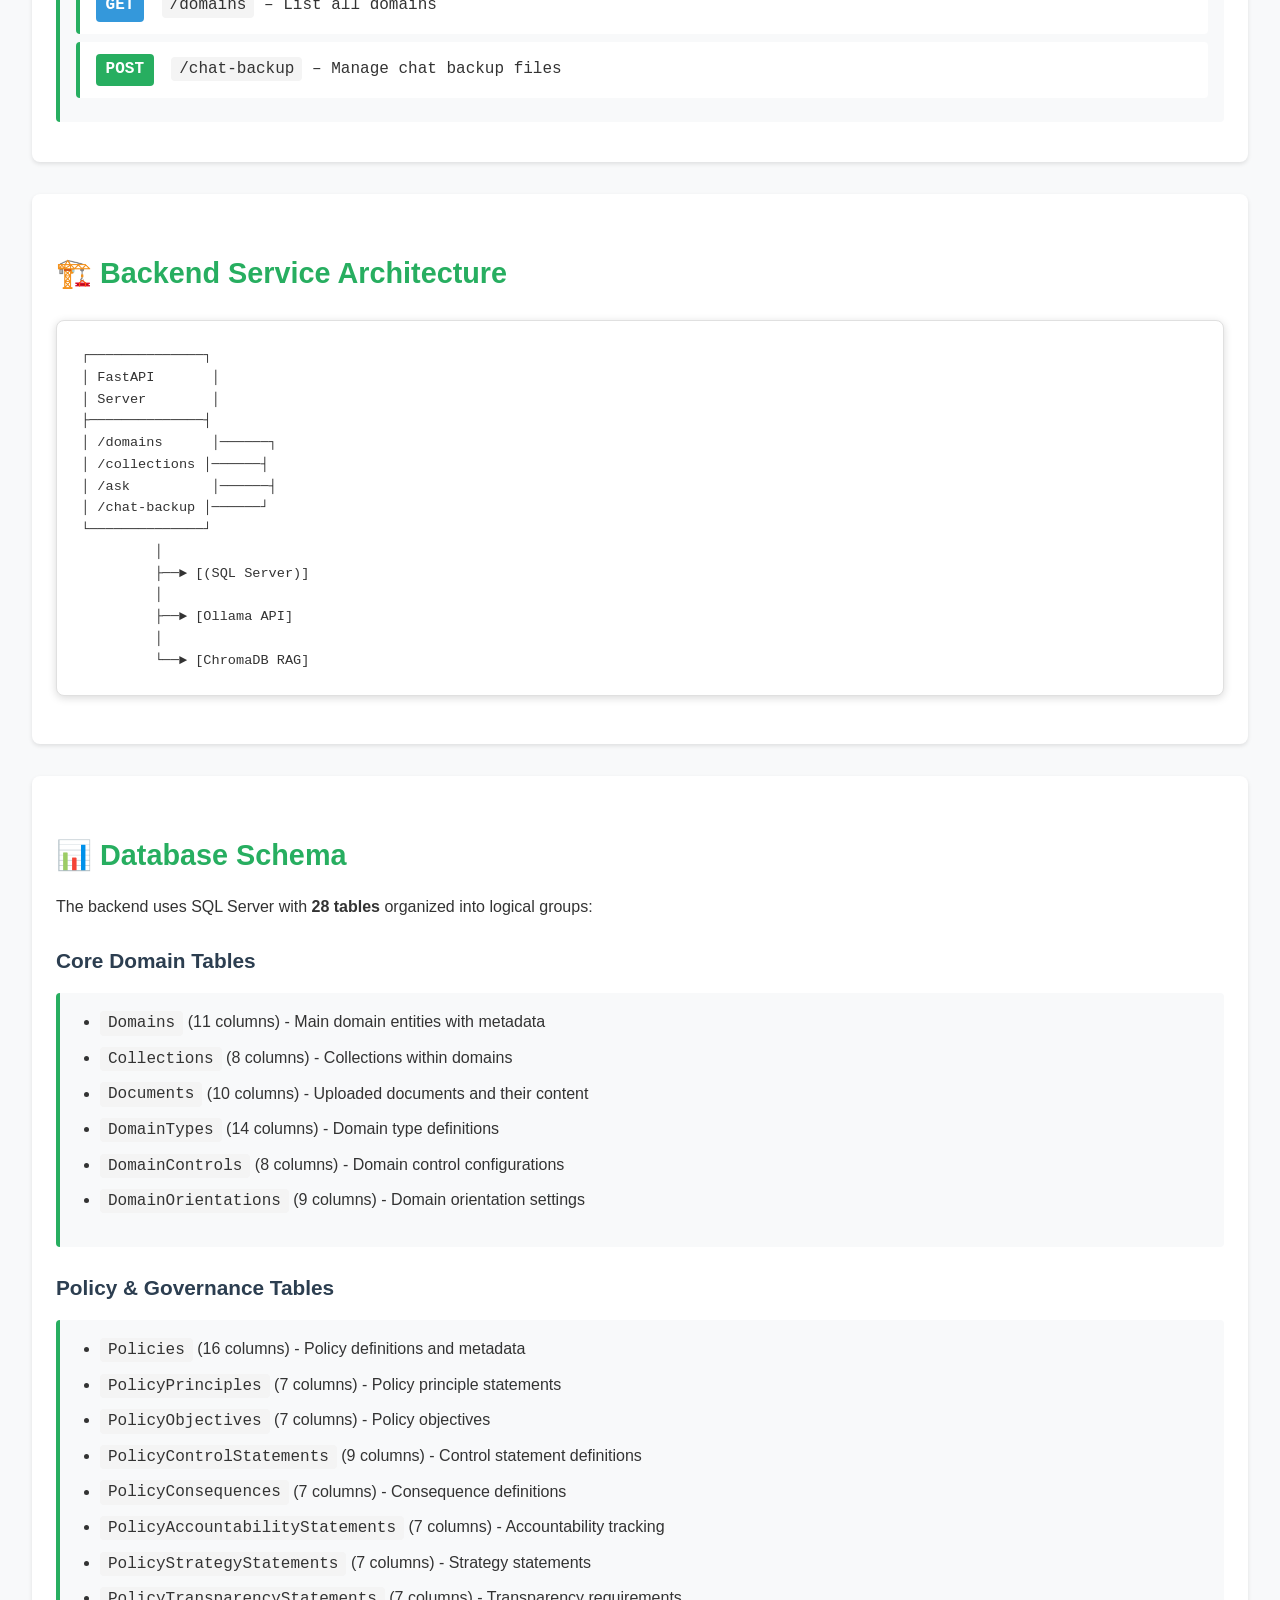
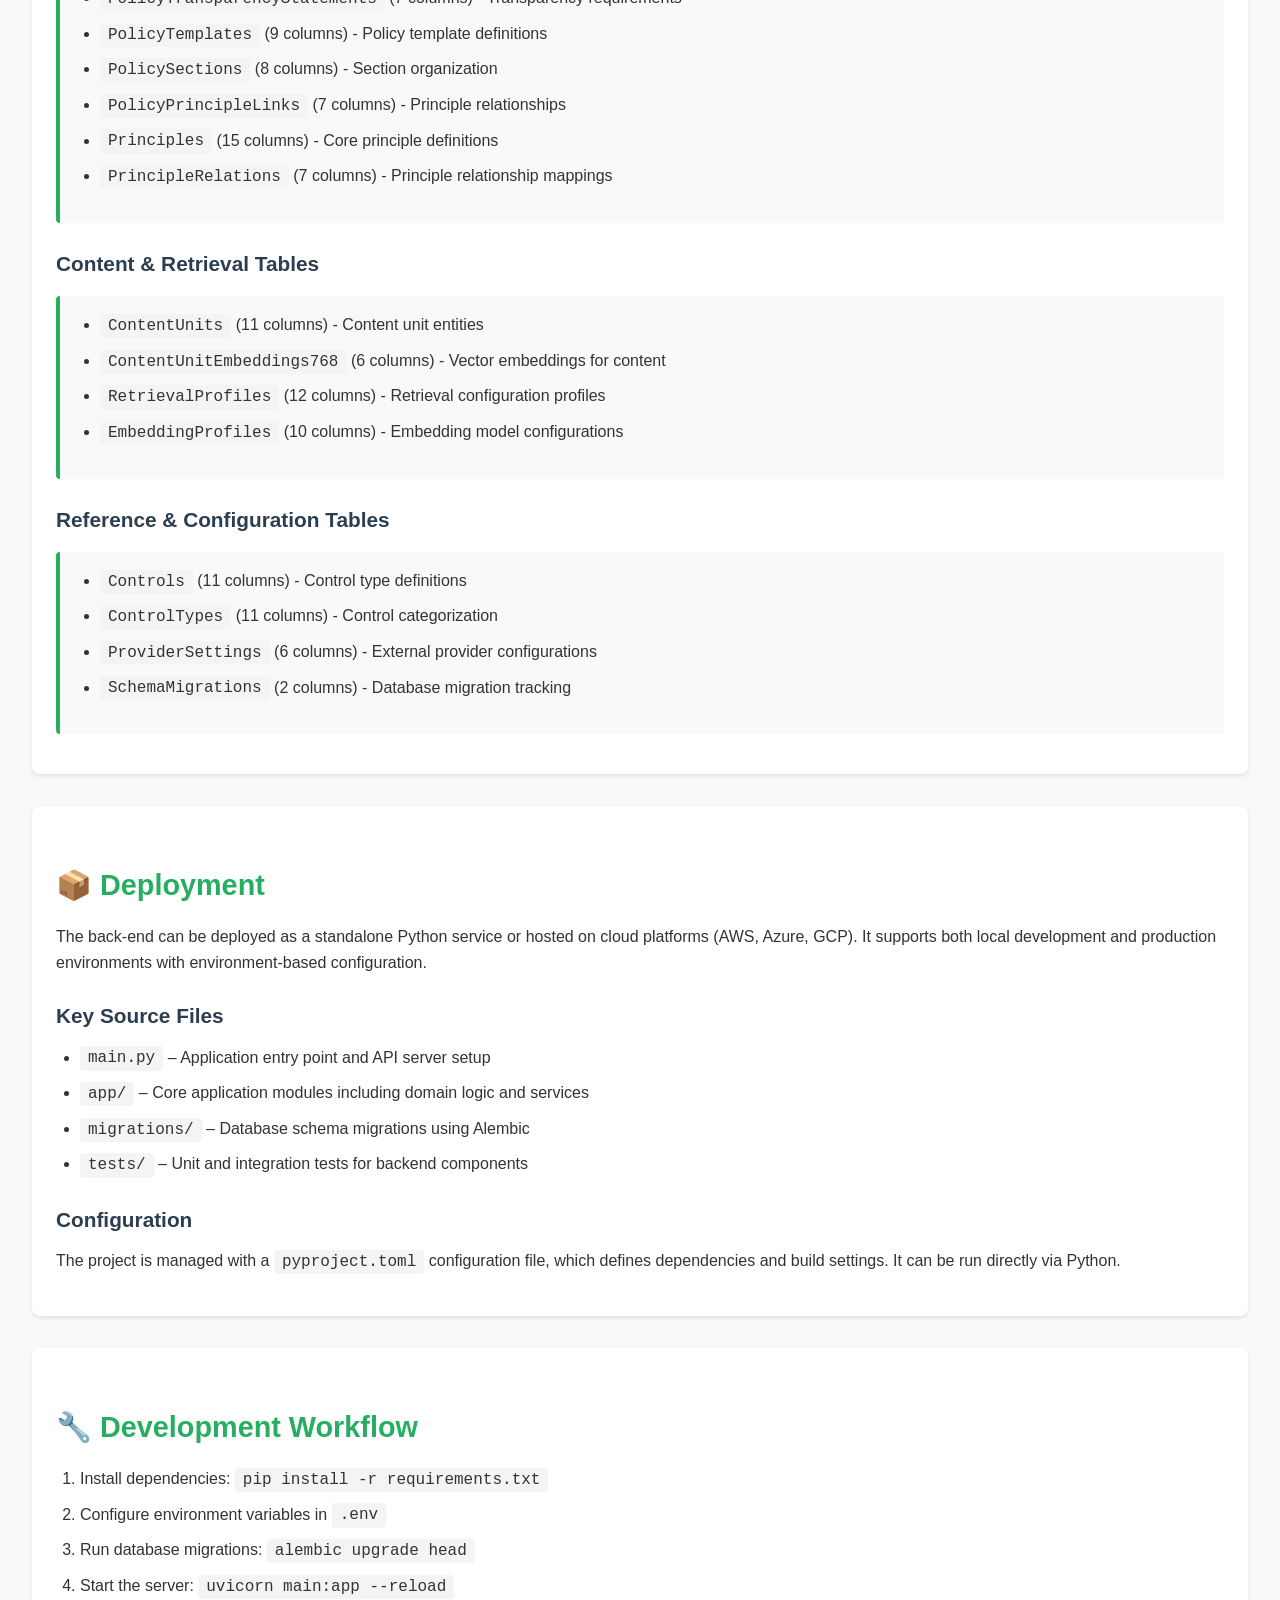
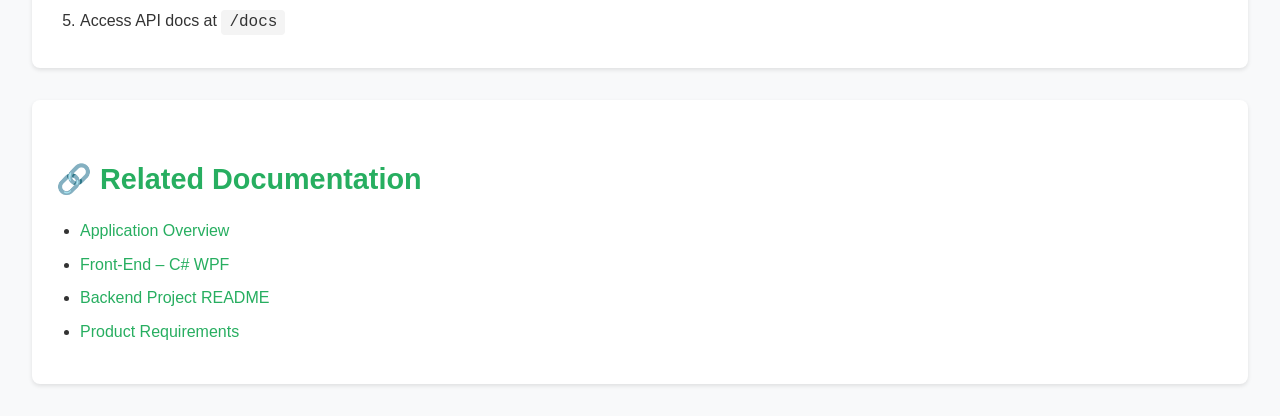
<file: WebEnterpriseArc/backend.htm>
<!DOCTYPE html>
<html lang="en">
<head>
    <meta charset="UTF-8">
    <meta name="viewport" content="width=device-width, initial-scale=1.0">
    <meta name="description" content="DomainLinks Backend - Python FastAPI services for AI-powered domain management">
    <title>DomainLinks Backend – Python Services</title>
    <style>
        :root {
            --primary-color: #2c3e50;
            --secondary-color: #27ae60;
            --accent-color: #e74c3c;
            --bg-color: #f8f9fa;
            --text-color: #333;
            --success-color: #27ae60;
             --warning-color: #f39c12;
         }

          * {
            box-sizing: border-box;
            margin: 0;
            padding: 0;
          }

        body {
            font-family: 'Segoe UI', Tahoma, Geneva, Verdana, sans-serif;
            line-height: 1.6;
            color: var(--text-color);
            background-color: var(--bg-color);
            padding: 2rem;
            max-width: 1400px;
            margin: 0 auto;
          }

        h1 {
            color: var(--primary-color);
            border-bottom: 3px solid var(--secondary-color);
            padding-bottom: 0.5rem;
            margin-bottom: 1.5rem;
            font-size: 2.5rem;
          }

        h2 {
            color: var(--secondary-color);
            margin-top: 2rem;
            margin-bottom: 1rem;
            font-size: 1.8rem;
          }

        h3 {
            color: var(--primary-color);
            margin-top: 1.5rem;
            margin-bottom: 0.75rem;
            font-size: 1.3rem;
          }

        p {
            margin-bottom: 1rem;
          }

          .section {
            margin-top: 2rem;
            padding: 1.5rem;
            background: white;
            border-radius: 8px;
            box-shadow: 0 2px 4px rgba(0,0,0,0.1);
          }

        a {
            color: var(--secondary-color);
            text-decoration: none;
            transition: all 0.3s ease;
          }

        a:hover {
            text-decoration: underline;
            color: var(--accent-color);
          }

          .api-list {
            background: #f8f9fa;
            padding: 1rem;
            border-radius: 4px;
            margin: 1rem 0;
            border-left: 4px solid var(--secondary-color);
          }

          .api-endpoint {
            font-family: 'Consolas', 'Courier New', monospace;
            background: white;
            padding: 0.75rem 1rem;
            margin: 0.5rem 0;
            border-left: 4px solid var(--secondary-color);
            border-radius: 4px;
            transition: all 0.3s ease;
          }

          .api-endpoint:hover {
            box-shadow: 0 2px 8px rgba(0,0,0,0.15);
            transform: translateX(5px);
          }

          .architecture-diagram {
            background: white;
            padding: 1.5rem;
            border-radius: 8px;
            box-shadow: 0 2px 8px rgba(0,0,0,0.15);
            overflow-x: auto;
            margin: 1.5rem 0;
            border: 1px solid #e0e0e0;
          }

          .tech-badge {
            display: inline-block;
            background: var(--secondary-color);
            color: white;
            padding: 0.25rem 0.75rem;
            border-radius: 4px;
            font-size: 0.85rem;
            margin: 0.25rem;
            font-weight: 500;
          }

          .status-badge {
            display: inline-block;
            padding: 0.25rem 0.75rem;
            border-radius: 4px;
            font-size: 0.85rem;
            font-weight: 500;
          }

          .status-active {
            background: var(--success-color);
            color: white;
          }

          .status-beta {
            background: var(--warning-color);
            color: white;
          }

        ul {
            margin-left: 1.5rem;
            margin-bottom: 1rem;
          }

        li {
            margin-bottom: 0.5rem;
         }

          .highlight-box {
            background: linear-gradient(135deg, #27ae60 0%, #2ecc71 100%);
            color: white;
            padding: 1.5rem;
            border-radius: 8px;
            margin: 1.5rem 0;
          }

          .highlight-box h3 {
            color: white;
            margin-top: 0;
          }

        code {
            background: #f4f4f4;
            padding: 0.2rem 0.5rem;
            border-radius: 4px;
            font-family: 'Consolas', 'Courier New', monospace;
         }

          .api-method {
            display: inline-block;
            padding: 0.2rem 0.6rem;
            border-radius: 4px;
            font-weight: bold;
            margin-right: 0.5rem;
          }

          .method-post {
            background: #27ae60;
            color: white;
          }

          .method-get {
            background: #3498db;
            color: white;
          }

          .method-delete {
            background: #e74c3c;
            color: white;
          }

          .method-put {
            background: #f39c12;
            color: white;
          }
     </style>
</head>
<body>
     <h1>⚙️ DomainLinks Backend – Python Services</h1>
      <p>The back-end of the DomainLinks application is implemented in Python, providing robust data processing, AI integration, and API services.</p>

      <div class="highlight-box">
          <h3>✨ Backend Highlights</h3>
          <ul style="margin: 0; list-style-type: disc;">
              <li><strong>FastAPI Framework</strong> - Modern, high-performance RESTful API server</li>
              <li><strong>Async Operations</strong> - Non-blocking I/O for scalable performance</li>
              <li><strong>AI Integration</strong> - Ollama LLMs and ChromaDB vector storage</li>
              <li><strong>Enterprise Database</strong> - SQL Server with SQLAlchemy ORM</li>
          </ul>
      </div>

      <div class="section">
          <h2>🔑 Key Features</h2>
          <ul>
              <li><span class="tech-badge">FastAPI v0.115+</span> RESTful APIs for communication with the front-end</li>
              <li><span class="tech-badge">Ollama</span> AI/ML integration with local LLM models</li>
              <li><span class="tech-badge">ChromaDB</span> Vector storage for RAG pipelines</li>
              <li><span class="tech-badge">SQLAlchemy</span> SQL Server database access (v2.0+)</li>
              <li><span class="tech-badge">AsyncIO</span> Background task processing with async operations</li>
              <li><span class="tech-badge">PyPDF2 / OCR</span> PDF and Image processing via Windows OCR</li>
              <li><span class="tech-badge">HTTPX</span> HTTP client for external API calls (v0.27.0+)</li>
              <li><span class="tech-badge">Pytest</span> Automated testing with coverage reporting (v8.3.0+)</li>
          </ul>
      </div>

      <div class="section">
          <h2>🌐 API Endpoints</h2>
          <div class="api-list">
              <div class="api-endpoint"><span class="api-method method-post">POST</span> <code>/domains</code> – Create new domain entities</div>
              <div class="api-endpoint"><span class="api-method method-post">POST</span> <code>/collections</code> – Create new collections within domains</div>
              <div class="api-endpoint"><span class="api-method method-post">POST</span> <code>/documents</code> – Upload and process text documents</div>
              <div class="api-endpoint"><span class="api-method method-post">POST</span> <code>/ask</code> – Submit queries to the AI model with context retrieval</div>
              <div class="api-endpoint"><span class="api-method method-post">POST</span> <code>/ask/stream</code> – Real-time streaming response for chat UI</div>
              <div class="api-endpoint"><span class="api-method method-post">POST</span> <code>/ask/context-preview</code> – Estimate token budget before querying</div>
              <div class="api-endpoint"><span class="api-method method-get">GET</span> <code>/collections</code> – List all collections</div>
              <div class="api-endpoint"><span class="api-method method-get">GET</span> <code>/domains</code> – List all domains</div>
              <div class="api-endpoint"><span class="api-method method-post">POST</span> <code>/chat-backup</code> – Manage chat backup files</div>
          </div>
      </div>

      <div class="section">
          <h2>🏗️ Backend Service Architecture</h2>
          <div class="architecture-diagram">
<pre style="font-family: 'Consolas', 'Courier New', monospace; font-size: 0.85rem;">
┌──────────────┐
│ FastAPI       │
│ Server        │
├──────────────┤
│ /domains      │──────┐
│ /collections │──────┤
│ /ask          │──────┤
│ /chat-backup │──────┘
└──────────────┘
         │
         ├──► [(SQL Server)]
         │
         ├──► [Ollama API]
         │
         └──► [ChromaDB RAG]
</pre>
          </div>
      </div>

      <div class="section">
          <h2>📊 Database Schema</h2>
          <p>The backend uses SQL Server with <strong>28 tables</strong> organized into logical groups:</p>
          
          <h3>Core Domain Tables</h3>
          <div class="api-list">
              <ul>
                  <li><code>Domains</code> (11 columns) - Main domain entities with metadata</li>
                  <li><code>Collections</code> (8 columns) - Collections within domains</li>
                  <li><code>Documents</code> (10 columns) - Uploaded documents and their content</li>
                  <li><code>DomainTypes</code> (14 columns) - Domain type definitions</li>
                  <li><code>DomainControls</code> (8 columns) - Domain control configurations</li>
                  <li><code>DomainOrientations</code> (9 columns) - Domain orientation settings</li>
              </ul>
          </div>

          <h3>Policy & Governance Tables</h3>
          <div class="api-list">
              <ul>
                  <li><code>Policies</code> (16 columns) - Policy definitions and metadata</li>
                  <li><code>PolicyPrinciples</code> (7 columns) - Policy principle statements</li>
                  <li><code>PolicyObjectives</code> (7 columns) - Policy objectives</li>
                  <li><code>PolicyControlStatements</code> (9 columns) - Control statement definitions</li>
                  <li><code>PolicyConsequences</code> (7 columns) - Consequence definitions</li>
                  <li><code>PolicyAccountabilityStatements</code> (7 columns) - Accountability tracking</li>
                  <li><code>PolicyStrategyStatements</code> (7 columns) - Strategy statements</li>
                  <li><code>PolicyTransparencyStatements</code> (7 columns) - Transparency requirements</li>
                  <li><code>PolicyTemplates</code> (9 columns) - Policy template definitions</li>
                  <li><code>PolicySections</code> (8 columns) - Section organization</li>
                  <li><code>PolicyPrincipleLinks</code> (7 columns) - Principle relationships</li>
                  <li><code>Principles</code> (15 columns) - Core principle definitions</li>
                  <li><code>PrincipleRelations</code> (7 columns) - Principle relationship mappings</li>
              </ul>
          </div>

          <h3>Content & Retrieval Tables</h3>
          <div class="api-list">
              <ul>
                  <li><code>ContentUnits</code> (11 columns) - Content unit entities</li>
                  <li><code>ContentUnitEmbeddings768</code> (6 columns) - Vector embeddings for content</li>
                  <li><code>RetrievalProfiles</code> (12 columns) - Retrieval configuration profiles</li>
                  <li><code>EmbeddingProfiles</code> (10 columns) - Embedding model configurations</li>
              </ul>
          </div>

          <h3>Reference & Configuration Tables</h3>
          <div class="api-list">
              <ul>
                  <li><code>Controls</code> (11 columns) - Control type definitions</li>
                  <li><code>ControlTypes</code> (11 columns) - Control categorization</li>
                  <li><code>ProviderSettings</code> (6 columns) - External provider configurations</li>
                  <li><code>SchemaMigrations</code> (2 columns) - Database migration tracking</li>
              </ul>
          </div>
      </div>

      <div class="section">
            <h2>📦 Deployment</h2>
            <p>The back-end can be deployed as a standalone Python service or hosted on cloud platforms (AWS, Azure, GCP). It supports both local development and production environments with environment-based configuration.</p>

            <h3>Key Source Files</h3>
            <ul>
                <li><code>main.py</code> – Application entry point and API server setup</li>
                <li><code>app/</code> – Core application modules including domain logic and services</li>
                <li><code>migrations/</code> – Database schema migrations using Alembic</li>
                <li><code>tests/</code> – Unit and integration tests for backend components</li>
            </ul>

            <h3>Configuration</h3>
            <p>The project is managed with a <code>pyproject.toml</code> configuration file, which defines dependencies and build settings. It can be run directly via Python.</p>
        </div>
      <div class="section">
          <h2>🔧 Development Workflow</h2>
          <ol style="margin-left: 1.5rem;">
              <li>Install dependencies: <code>pip install -r requirements.txt</code></li>
              <li>Configure environment variables in <code>.env</code></li>
              <li>Run database migrations: <code>alembic upgrade head</code></li>
              <li>Start the server: <code>uvicorn main:app --reload</code></li>
              <li>Access API docs at <code>/docs</code></li>
          </ol>
      </div>

      <div class="section">
          <h2>🔗 Related Documentation</h2>
          <ul>
              <li><a href="index.htm">Application Overview</a></li>
              <li><a href="frontend.htm">Front-End – C# WPF</a></li>
              <li><a href="../DomainLinksBackend/README.md">Backend Project README</a></li>
              <li><a href="../planning/domainlinks-prd.md">Product Requirements</a></li>
          </ul>
      </div>
</body>
</html>
</file>
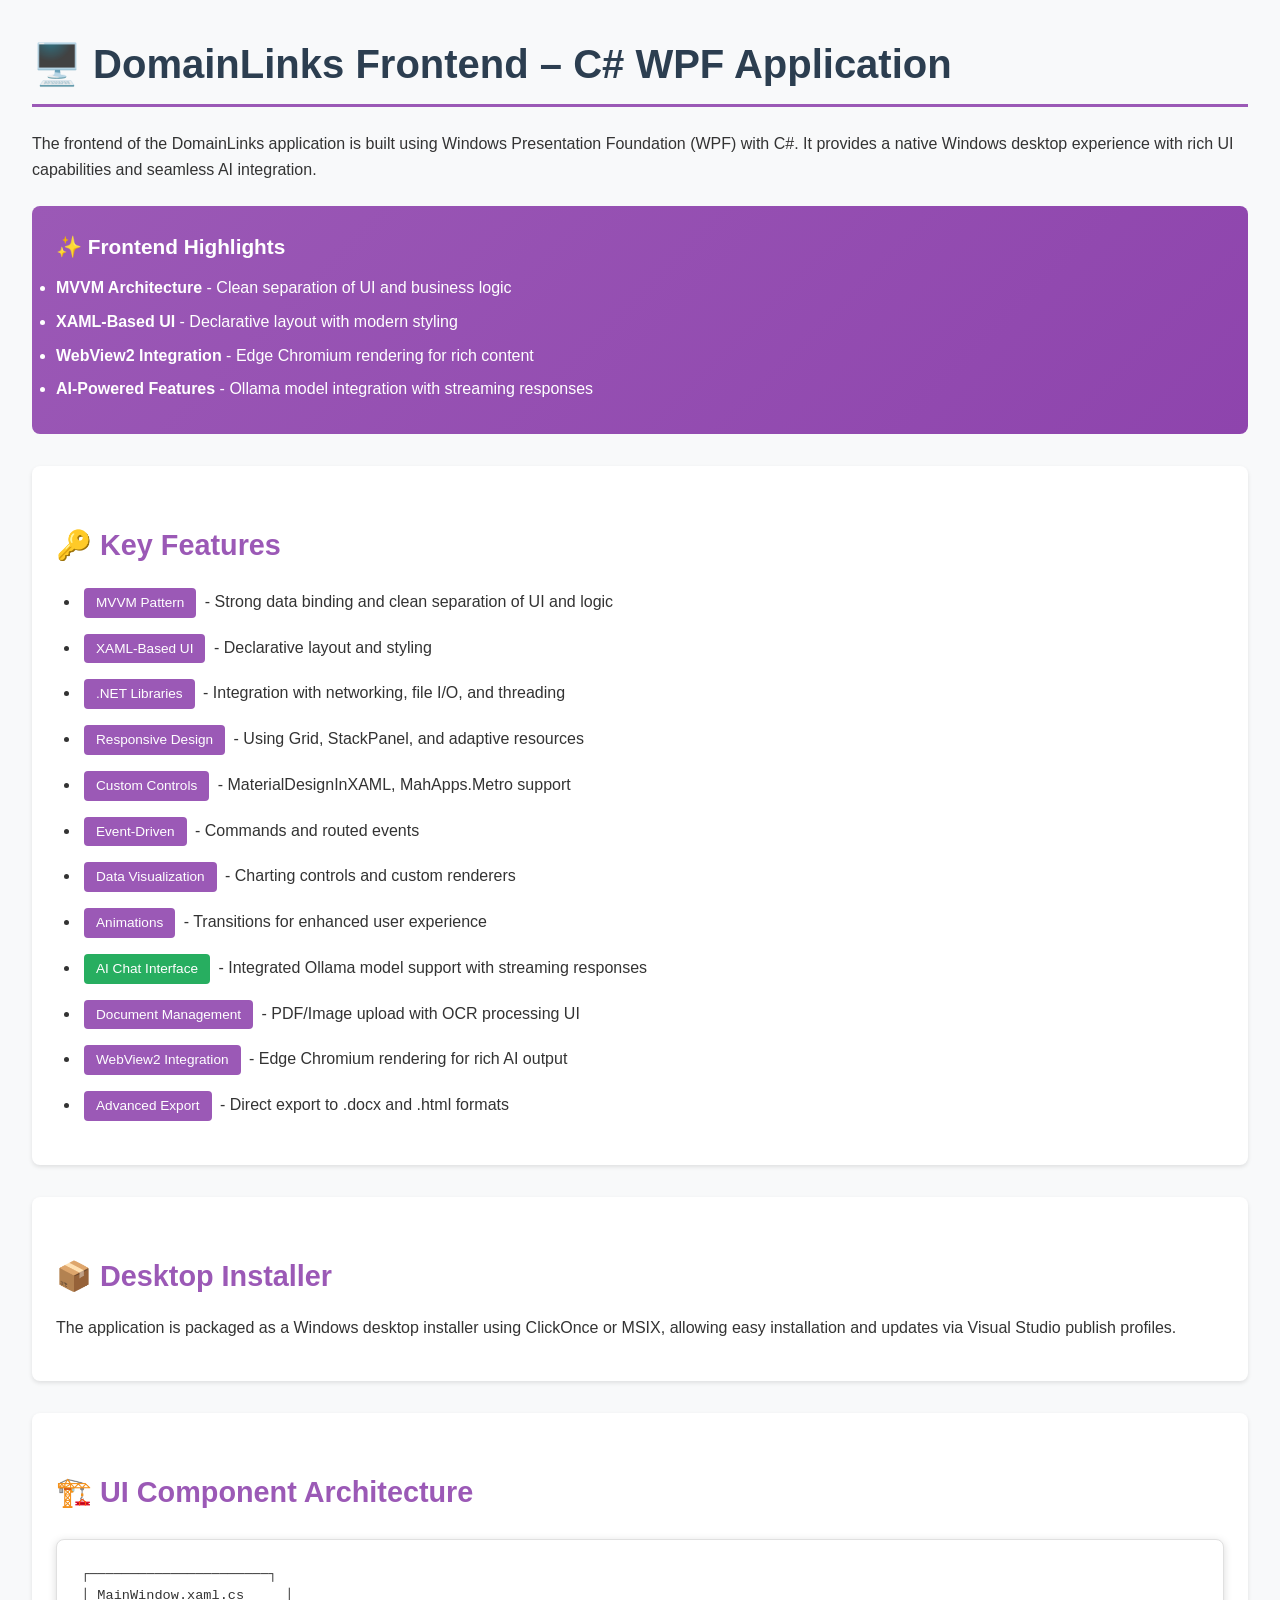
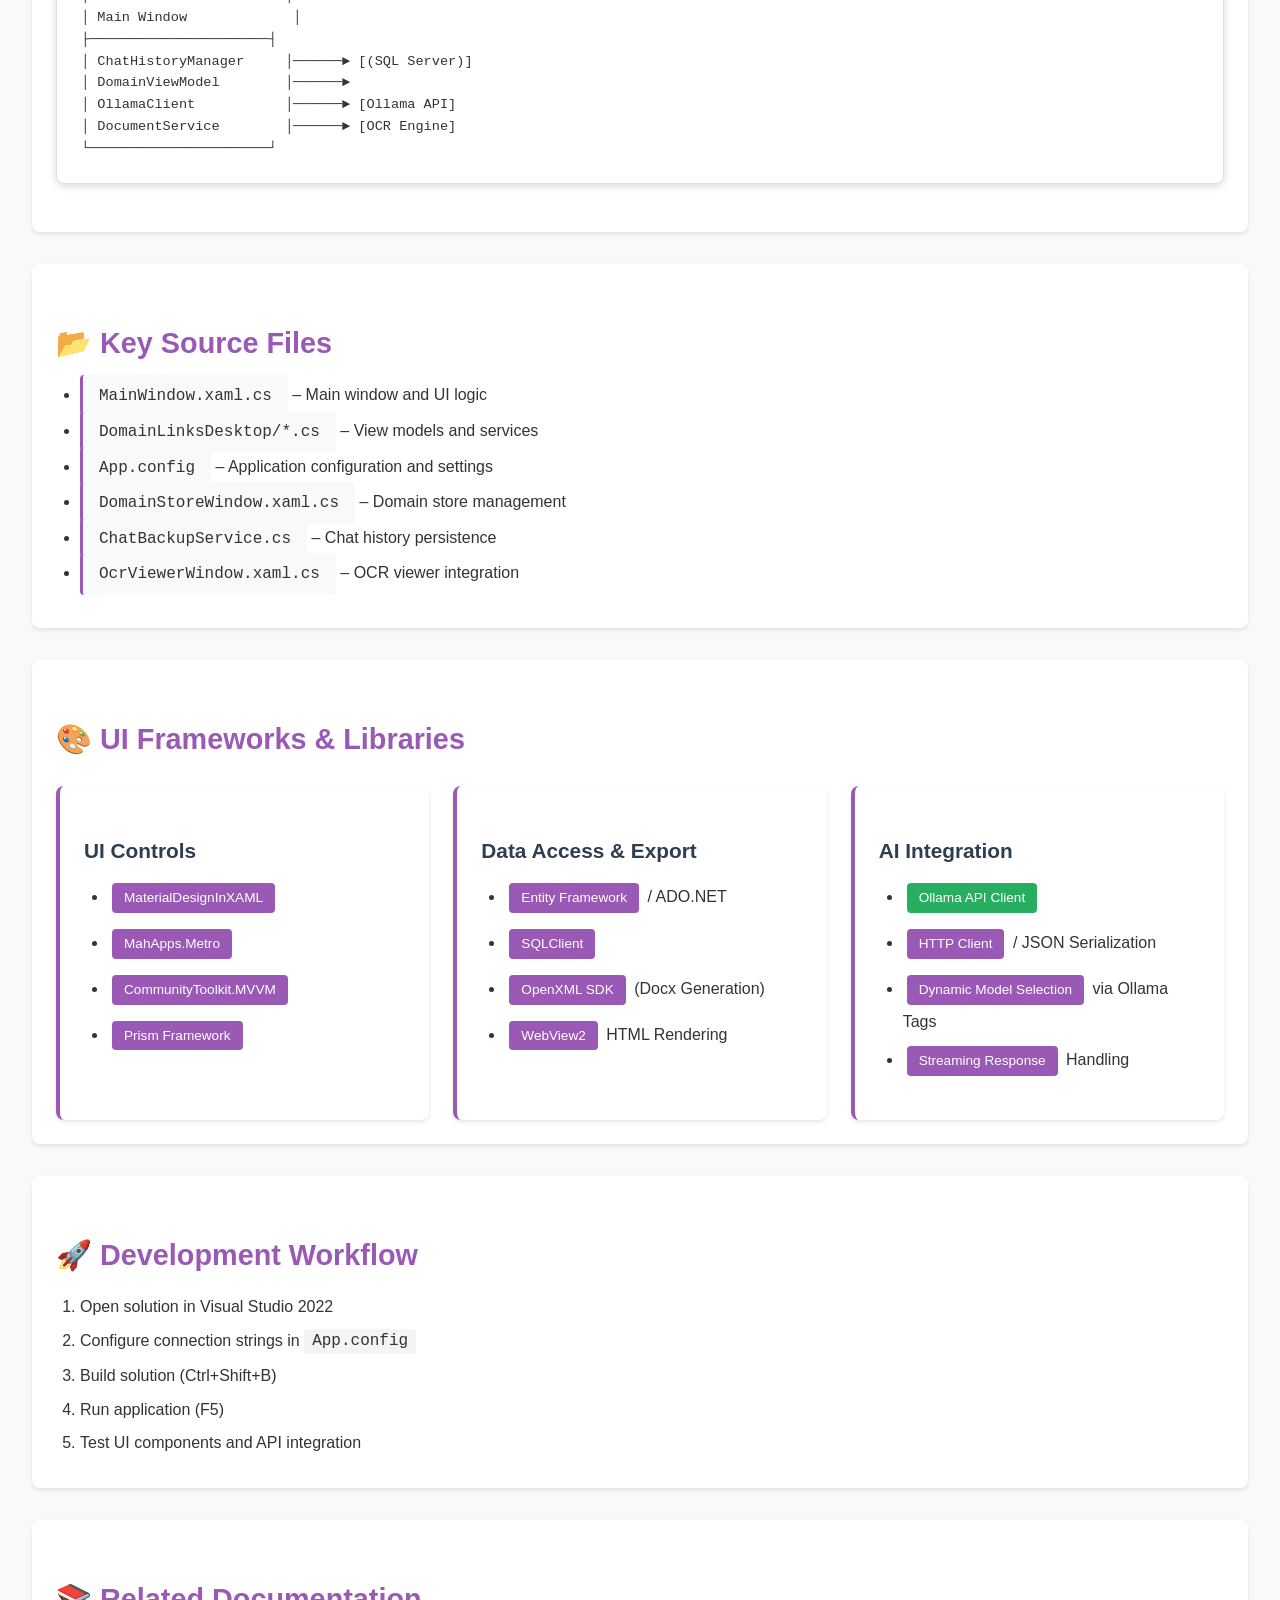
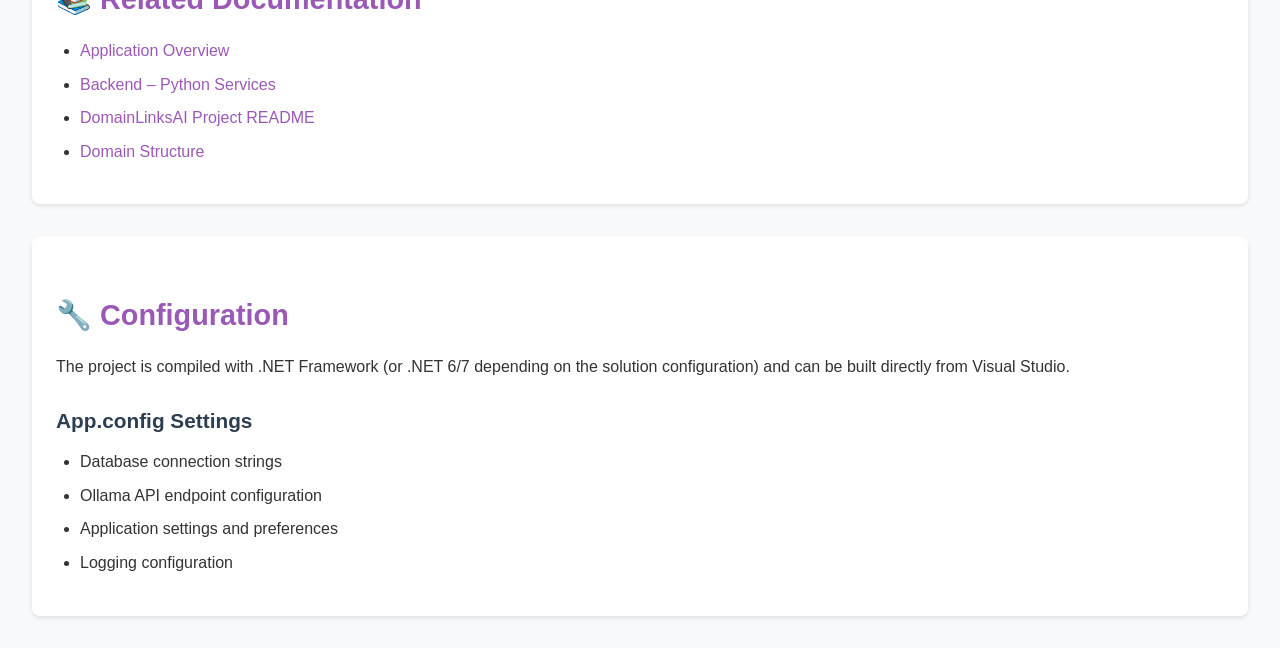
<file: WebEnterpriseArc/frontend.htm>
<!DOCTYPE html>
<html lang="en">
<head>
    <meta charset="UTF-8">
    <meta name="viewport" content="width=device-width, initial-scale=1.0">
    <meta name="description" content="DomainLinks Frontend - C# WPF desktop application with AI-powered UI">
    <title>DomainLinks Frontend – C# WPF Application</title>
    <style>
        :root {
            --primary-color: #2c3e50;
             --secondary-color: #9b59b6;
             --accent-color: #e74c3c;
             --bg-color: #f8f9fa;
             --text-color: #333;
             --success-color: #27ae60;
              --warning-color: #f39c12;
          }

           * {
            box-sizing: border-box;
            margin: 0;
            padding: 0;
           }

        body {
            font-family: 'Segoe UI', Tahoma, Geneva, Verdana, sans-serif;
            line-height: 1.6;
            color: var(--text-color);
            background-color: var(--bg-color);
            padding: 2rem;
            max-width: 1400px;
            margin: 0 auto;
           }

        h1 {
            color: var(--primary-color);
            border-bottom: 3px solid var(--secondary-color);
            padding-bottom: 0.5rem;
            margin-bottom: 1.5rem;
            font-size: 2.5rem;
           }

        h2 {
            color: var(--secondary-color);
            margin-top: 2rem;
            margin-bottom: 1rem;
            font-size: 1.8rem;
           }

        h3 {
            color: var(--primary-color);
            margin-top: 1.5rem;
            margin-bottom: 0.75rem;
            font-size: 1.3rem;
           }

        p {
            margin-bottom: 1rem;
           }

           .section {
            margin-top: 2rem;
            padding: 1.5rem;
            background: white;
            border-radius: 8px;
            box-shadow: 0 2px 4px rgba(0,0,0,0.1);
           }

        a {
            color: var(--secondary-color);
            text-decoration: none;
            transition: all 0.3s ease;
           }

        a:hover {
            text-decoration: underline;
            color: var(--accent-color);
           }

           .architecture-diagram {
            background: white;
            padding: 1.5rem;
            border-radius: 8px;
            box-shadow: 0 2px 8px rgba(0,0,0,0.15);
            overflow-x: auto;
            margin: 1.5rem 0;
            border: 1px solid #e0e0e0;
           }

           .feature-grid {
            display: grid;
            grid-template-columns: repeat(auto-fit, minmax(300px, 1fr));
            gap: 1.5rem;
            margin-top: 1.5rem;
           }

           .feature-card {
            background: white;
            padding: 1.5rem;
            border-radius: 8px;
            box-shadow: 0 2px 4px rgba(0,0,0,0.1);
            transition: transform 0.3s ease, box-shadow 0.3s ease;
            border-left: 4px solid var(--secondary-color);
           }

           .feature-card:hover {
            transform: translateY(-5px);
            box-shadow: 0 8px 16px rgba(0,0,0,0.2);
           }

           .tech-badge {
            display: inline-block;
            background: var(--secondary-color);
            color: white;
            padding: 0.25rem 0.75rem;
            border-radius: 4px;
            font-size: 0.85rem;
            margin: 0.25rem;
            font-weight: 500;
           }

           .status-badge {
            display: inline-block;
            padding: 0.25rem 0.75rem;
            border-radius: 4px;
            font-size: 0.85rem;
            font-weight: 500;
           }

           .status-active {
            background: var(--success-color);
            color: white;
           }

           .status-beta {
            background: var(--warning-color);
            color: white;
           }

        ul {
            margin-left: 1.5rem;
            margin-bottom: 1rem;
           }

        li {
            margin-bottom: 0.5rem;
          }

           .code-block {
            background: #f8f9fa;
            padding: 0.75rem 1rem;
            border-radius: 4px;
            font-family: 'Consolas', 'Courier New', monospace;
            margin: 0.5rem 0;
            border-left: 3px solid var(--secondary-color);
           }

           .highlight-box {
            background: linear-gradient(135deg, #9b59b6 0%, #8e44ad 100%);
            color: white;
            padding: 1.5rem;
            border-radius: 8px;
            margin: 1.5rem 0;
           }

           .highlight-box h3 {
            color: white;
            margin-top: 0;
           }

        code {
            background: #f4f4f4;
            padding: 0.2rem 0.5rem;
            border-radius: 4px;
            font-family: 'Consolas', 'Courier New', monospace;
          }
      </style>
</head>
<body>
      <h1>🖥️ DomainLinks Frontend – C# WPF Application</h1>
       <p>The frontend of the DomainLinks application is built using Windows Presentation Foundation (WPF) with C#. It provides a native Windows desktop experience with rich UI capabilities and seamless AI integration.</p>

       <div class="highlight-box">
           <h3>✨ Frontend Highlights</h3>
           <ul style="margin: 0; list-style-type: disc;">
               <li><strong>MVVM Architecture</strong> - Clean separation of UI and business logic</li>
               <li><strong>XAML-Based UI</strong> - Declarative layout with modern styling</li>
               <li><strong>WebView2 Integration</strong> - Edge Chromium rendering for rich content</li>
               <li><strong>AI-Powered Features</strong> - Ollama model integration with streaming responses</li>
           </ul>
       </div>

       <div class="section">
           <h2>🔑 Key Features</h2>
           <ul>
               <li><span class="tech-badge">MVVM Pattern</span> - Strong data binding and clean separation of UI and logic</li>
               <li><span class="tech-badge">XAML-Based UI</span> - Declarative layout and styling</li>
               <li><span class="tech-badge">.NET Libraries</span> - Integration with networking, file I/O, and threading</li>
               <li><span class="tech-badge">Responsive Design</span> - Using Grid, StackPanel, and adaptive resources</li>
               <li><span class="tech-badge">Custom Controls</span> - MaterialDesignInXAML, MahApps.Metro support</li>
               <li><span class="tech-badge">Event-Driven</span> - Commands and routed events</li>
               <li><span class="tech-badge">Data Visualization</span> - Charting controls and custom renderers</li>
               <li><span class="tech-badge">Animations</span> - Transitions for enhanced user experience</li>
               <li><span class="tech-badge status-active">AI Chat Interface</span> - Integrated Ollama model support with streaming responses</li>
               <li><span class="tech-badge">Document Management</span> - PDF/Image upload with OCR processing UI</li>
               <li><span class="tech-badge">WebView2 Integration</span> - Edge Chromium rendering for rich AI output</li>
               <li><span class="tech-badge">Advanced Export</span> - Direct export to .docx and .html formats</li>
           </ul>
       </div>

       <div class="section">
           <h2>📦 Desktop Installer</h2>
           <p>The application is packaged as a Windows desktop installer using ClickOnce or MSIX, allowing easy installation and updates via Visual Studio publish profiles.</p>
       </div>

       <div class="section">
           <h2>🏗️ UI Component Architecture</h2>
           <div class="architecture-diagram">
<pre style="font-family: 'Consolas', 'Courier New', monospace; font-size: 0.85rem;">
┌──────────────────────┐
│ MainWindow.xaml.cs     │
│ Main Window             │
├──────────────────────┤
│ ChatHistoryManager     │──────► [(SQL Server)]
│ DomainViewModel        │──────►
│ OllamaClient           │──────► [Ollama API]
│ DocumentService        │──────► [OCR Engine]
└──────────────────────┘
</pre>
           </div>
       </div>

       <div class="section">
           <h2>📂 Key Source Files</h2>
           <ul>
               <li><code class="code-block">MainWindow.xaml.cs</code> – Main window and UI logic</li>
               <li><code class="code-block">DomainLinksDesktop/*.cs</code> – View models and services</li>
               <li><code class="code-block">App.config</code> – Application configuration and settings</li>
               <li><code class="code-block">DomainStoreWindow.xaml.cs</code> – Domain store management</li>
               <li><code class="code-block">ChatBackupService.cs</code> – Chat history persistence</li>
               <li><code class="code-block">OcrViewerWindow.xaml.cs</code> – OCR viewer integration</li>
           </ul>
       </div>

       <div class="section">
           <h2>🎨 UI Frameworks & Libraries</h2>
           <div class="feature-grid">
               <div class="feature-card">
                   <h3>UI Controls</h3>
                   <ul>
                       <li><span class="tech-badge">MaterialDesignInXAML</span></li>
                       <li><span class="tech-badge">MahApps.Metro</span></li>
                       <li><span class="tech-badge">CommunityToolkit.MVVM</span></li>
                       <li><span class="tech-badge">Prism Framework</span></li>
                   </ul>
               </div>
               <div class="feature-card">
                   <h3>Data Access & Export</h3>
                   <ul>
                       <li><span class="tech-badge">Entity Framework</span> / ADO.NET</li>
                       <li><span class="tech-badge">SQLClient</span></li>
                       <li><span class="tech-badge">OpenXML SDK</span> (Docx Generation)</li>
                       <li><span class="tech-badge">WebView2</span> HTML Rendering</li>
                   </ul>
               </div>
               <div class="feature-card">
                   <h3>AI Integration</h3>
                   <ul>
                       <li><span class="tech-badge status-active">Ollama API Client</span></li>
                       <li><span class="tech-badge">HTTP Client</span> / JSON Serialization</li>
                       <li><span class="tech-badge">Dynamic Model Selection</span> via Ollama Tags</li>
                       <li><span class="tech-badge">Streaming Response</span> Handling</li>
                   </ul>
               </div>
           </div>
       </div>

       <div class="section">
           <h2>🚀 Development Workflow</h2>
           <ol style="margin-left: 1.5rem;">
               <li>Open solution in Visual Studio 2022</li>
               <li>Configure connection strings in <code>App.config</code></li>
               <li>Build solution (Ctrl+Shift+B)</li>
               <li>Run application (F5)</li>
               <li>Test UI components and API integration</li>
           </ol>
       </div>

       <div class="section">
           <h2>📚 Related Documentation</h2>
           <ul>
               <li><a href="index.htm">Application Overview</a></li>
               <li><a href="backend.htm">Backend – Python Services</a></li>
               <li><a href="../DomainLinksAI/README.md">DomainLinksAI Project README</a></li>
               <li><a href="../planning/current-domainlinks-domain-structure.md">Domain Structure</a></li>
           </ul>
       </div>

       <div class="section">
           <h2>🔧 Configuration</h2>
           <p>The project is compiled with .NET Framework (or .NET 6/7 depending on the solution configuration) and can be built directly from Visual Studio.</p>
           
           <h3>App.config Settings</h3>
           <ul>
               <li>Database connection strings</li>
               <li>Ollama API endpoint configuration</li>
               <li>Application settings and preferences</li>
               <li>Logging configuration</li>
           </ul>
       </div>
</body>
</html>
</file>
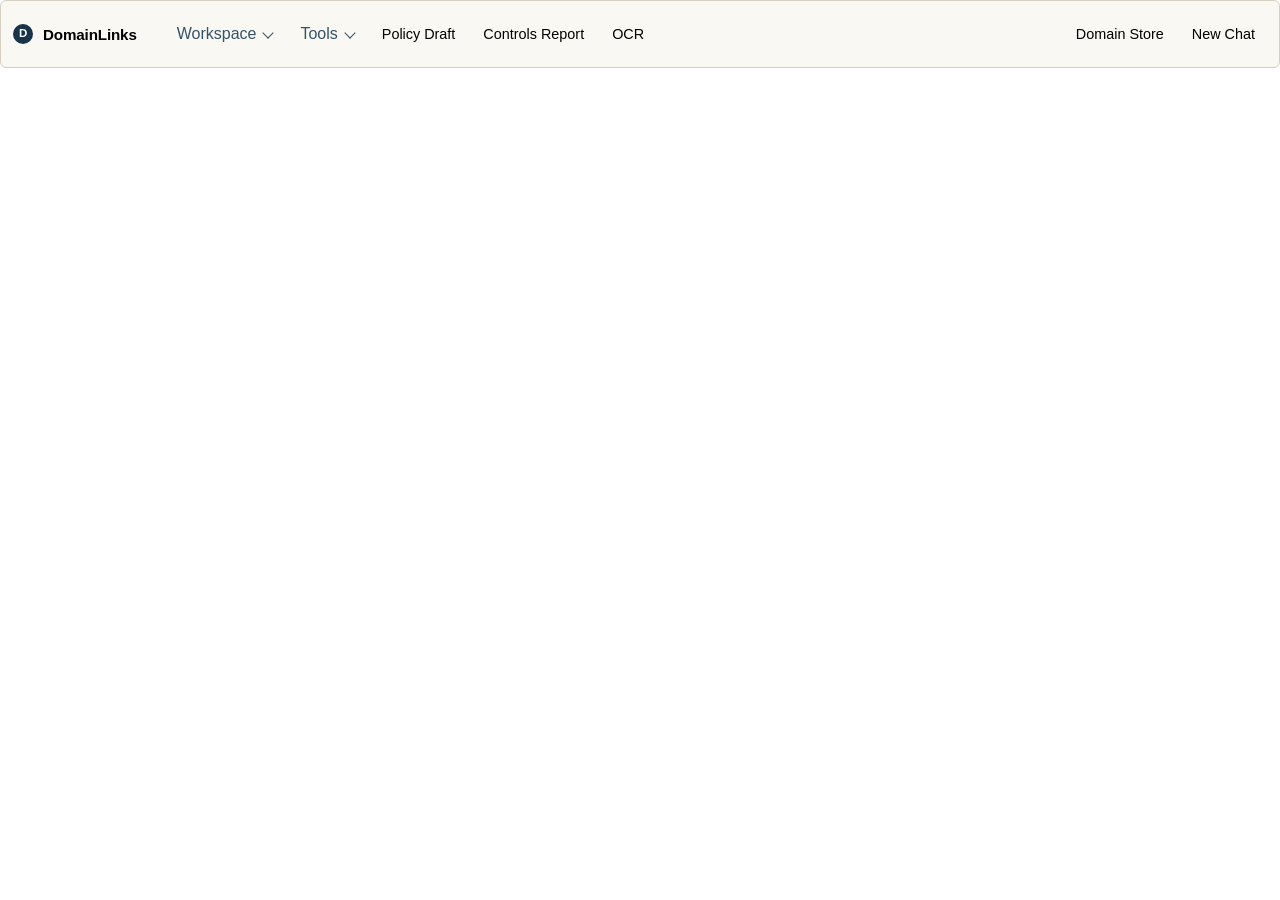
<file: artifacts/DomainLinksDesktop-build/WebShell/menu-host.html>
<!doctype html>
<html lang="en">
<head>
  <meta charset="utf-8">
  <meta name="viewport" content="width=device-width, initial-scale=1">
  <title>DomainLinks Shell</title>
  <link rel="stylesheet" href="./navigation-kit.css">
  <style>
    :root {
      --nav-kit-bg: rgba(250, 248, 243, 0.96);
      --nav-kit-surface: rgba(255, 255, 255, 0.99);
      --nav-kit-line: #d9d0c3;
      --nav-kit-text: #18344a;
      --nav-kit-muted: #5b6770;
      --nav-kit-muted-strong: #365268;
      --nav-kit-shadow: 0 18px 50px rgba(24, 52, 74, 0.12);
      --nav-kit-container: 1320px;
    }

    html, body {
      margin: 0;
      background: transparent;
      font-family: "Segoe UI", Arial, sans-serif;
      overflow: hidden;
    }

    body {
      padding: 0;
    }

    .nav-kit {
      position: static;
      border: 1px solid #d6d0c4;
      border-radius: 6px;
      overflow: visible;
    }

    .nav-kit__shell {
      width: min(calc(100% - 24px), var(--nav-kit-container));
      min-height: 66px;
    }

    .nav-kit__brand-mark {
      background: #18344a;
    }

    .nav-kit__action--primary {
      background: #18344a;
    }

    .nav-kit__action--primary:hover {
      background: #224760;
    }
  </style>
</head>
<body>
  <div id="menu-root"></div>

  <script src="./navigation-kit.global.js"></script>
  <script>
    (function () {
      const mount = document.getElementById("menu-root");
      if (!mount || !window.NavigationKit) {
        return;
      }

      const config = {
        brand: {
          label: "DomainLinks",
          href: "action://show-projects",
          mark: "D"
        },
        items: [
          {
            type: "panel",
            id: "workspace",
            label: "Workspace",
            groups: [
              {
                label: "Navigate",
                links: [
                  {
                    label: "Projects Home",
                    href: "action://show-projects",
                    description: "Return to the active project collection",
                    icon: "PR"
                  },
                  {
                    label: "Capability Domains",
                    href: "action://focus-knowledge",
                    description: "Jump to the capability-domain context tree",
                    icon: "KN"
                  },
                  {
                    label: "Domain Store",
                    href: "action://open-domain-store",
                    description: "Open the domain and RAG curation workspace",
                    icon: "DS"
                  },
                  {
                    label: "Prompt Box",
                    href: "action://focus-prompt",
                    description: "Put the cursor in the main prompt input",
                    icon: "PM"
                  }
                ]
              },
              {
                label: "Create",
                featured: true,
                links: [
                  {
                    label: "New Project",
                    href: "action://new-project",
                    description: "Create a new short-memory project root",
                    icon: "NP"
                  },
                  {
                    label: "New Chat",
                    href: "action://new-chat",
                    description: "Start a new child chat under the current project",
                    icon: "NC"
                  }
                ]
              }
            ]
          },
          {
            type: "panel",
            id: "tools",
            label: "Tools",
            groups: [
              {
                label: "AI Tools",
                links: [
                  {
                    label: "OCR Viewer",
                    href: "action://open-ocr-viewer",
                    description: "Open the isolated DeepSeek OCR workspace",
                    icon: "OC",
                    badge: "New"
                  },
                  {
                    label: "Ask",
                    href: "action://ask",
                    description: "Run the current prompt against the selected context",
                    icon: "AI"
                  }
                ]
              },
              {
                label: "Desktop",
                featured: true,
                links: [
                  {
                    label: "Controls Report",
                    href: "action://open-controls-report",
                    description: "Open the live grouped controls report in your browser",
                    icon: "CR"
                  },
                  {
                    label: "Policy Draft",
                    href: "action://open-policy-draft",
                    description: "Generate a browser draft policy from the current domain branch",
                    icon: "PD"
                  },
                  {
                    label: "LLM Trace",
                    href: "action://open-llm-traces",
                    description: "Open the live backend prompt and response trace viewer",
                    icon: "LT"
                  },
                  {
                    label: "Save Thread",
                    href: "action://save-thread",
                    description: "Export the current chat thread",
                    icon: "SV"
                  },
                  {
                    label: "Toggle Status",
                    href: "action://toggle-status",
                    description: "Expand or collapse backend and Ollama status",
                    icon: "ST"
                  }
                ]
              }
            ]
          },
          {
            type: "link",
            label: "Policy Draft",
            href: "action://open-policy-draft"
          },
          {
            type: "link",
            label: "Controls Report",
            href: "action://open-controls-report"
          },
          {
            type: "link",
            label: "OCR",
            href: "action://open-ocr-viewer"
          }
        ],
        actions: [
          { label: "Domain Store", href: "action://open-domain-store" },
          { label: "New Chat", href: "action://new-chat" }
        ]
      };

      window.NavigationKit.createNavigationKit({
        mount,
        variant: "top",
        config
      });

      mount.addEventListener("click", (event) => {
        const link = event.target.closest("a[href]");
        if (!link) {
          return;
        }

        const href = link.getAttribute("href") || "";
        if (!href.startsWith("action://")) {
          return;
        }

        event.preventDefault();
        const action = href.slice("action://".length);
        if (window.chrome && window.chrome.webview) {
          window.chrome.webview.postMessage({ type: "shell-action", action });
        }
      });
    })();
  </script>
</body>
</html>
</file>
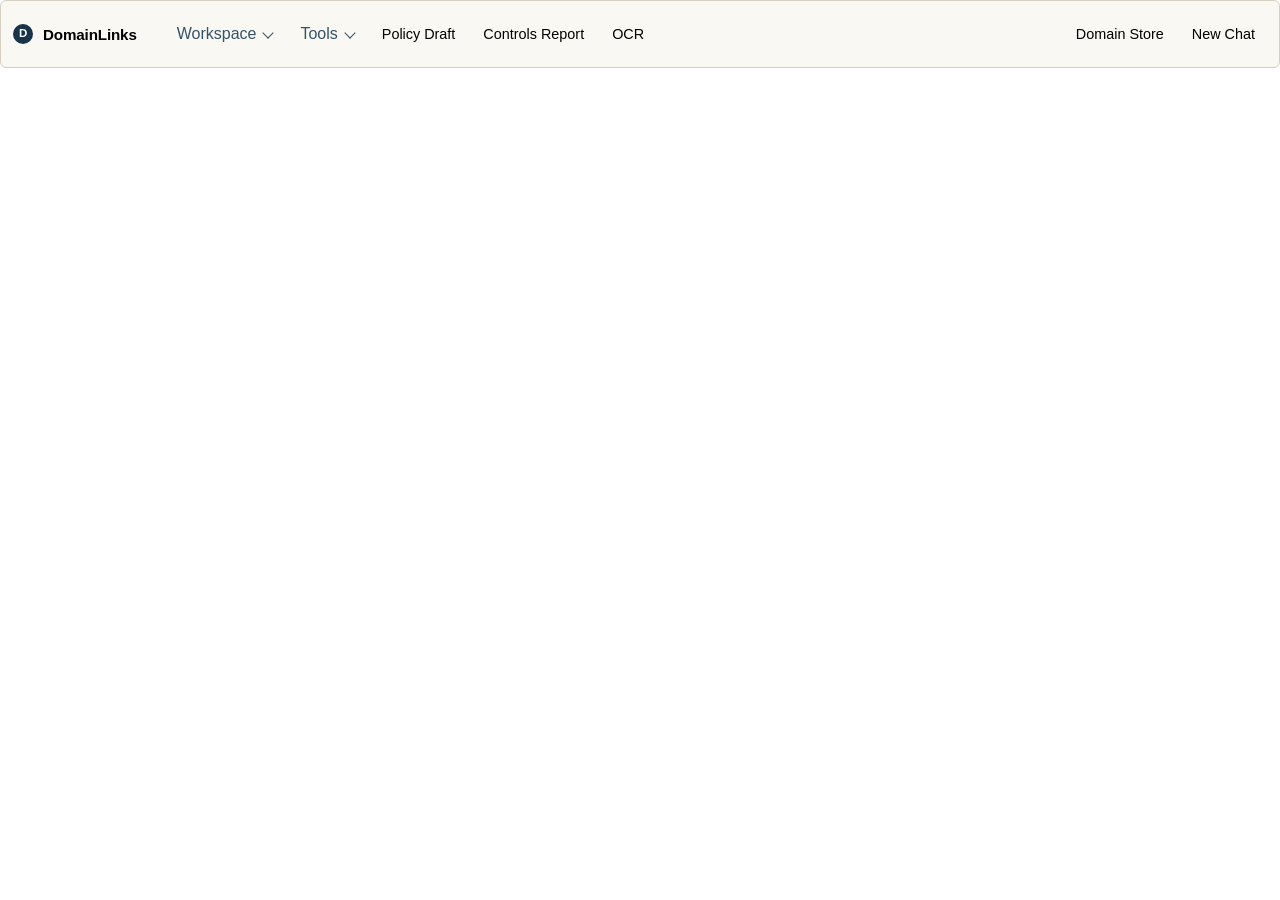
<file: artifacts/policy-cleanup-build/WebShell/menu-host.html>
<!doctype html>
<html lang="en">
<head>
  <meta charset="utf-8">
  <meta name="viewport" content="width=device-width, initial-scale=1">
  <title>DomainLinks Shell</title>
  <link rel="stylesheet" href="./navigation-kit.css">
  <style>
    :root {
      --nav-kit-bg: rgba(250, 248, 243, 0.96);
      --nav-kit-surface: rgba(255, 255, 255, 0.99);
      --nav-kit-line: #d9d0c3;
      --nav-kit-text: #18344a;
      --nav-kit-muted: #5b6770;
      --nav-kit-muted-strong: #365268;
      --nav-kit-shadow: 0 18px 50px rgba(24, 52, 74, 0.12);
      --nav-kit-container: 1320px;
    }

    html, body {
      margin: 0;
      background: transparent;
      font-family: "Segoe UI", Arial, sans-serif;
      overflow: hidden;
    }

    body {
      padding: 0;
    }

    .nav-kit {
      position: static;
      border: 1px solid #d6d0c4;
      border-radius: 6px;
      overflow: visible;
    }

    .nav-kit__shell {
      width: min(calc(100% - 24px), var(--nav-kit-container));
      min-height: 66px;
    }

    .nav-kit__brand-mark {
      background: #18344a;
    }

    .nav-kit__action--primary {
      background: #18344a;
    }

    .nav-kit__action--primary:hover {
      background: #224760;
    }
  </style>
</head>
<body>
  <div id="menu-root"></div>

  <script src="./navigation-kit.global.js"></script>
  <script>
    (function () {
      const mount = document.getElementById("menu-root");
      if (!mount || !window.NavigationKit) {
        return;
      }

      const config = {
        brand: {
          label: "DomainLinks",
          href: "action://show-projects",
          mark: "D"
        },
        items: [
          {
            type: "panel",
            id: "workspace",
            label: "Workspace",
            groups: [
              {
                label: "Navigate",
                links: [
                  {
                    label: "Projects Home",
                    href: "action://show-projects",
                    description: "Return to the active project collection",
                    icon: "PR"
                  },
                  {
                    label: "Capability Domains",
                    href: "action://focus-knowledge",
                    description: "Jump to the capability-domain context tree",
                    icon: "KN"
                  },
                  {
                    label: "Domain Store",
                    href: "action://open-domain-store",
                    description: "Open the domain and RAG curation workspace",
                    icon: "DS"
                  },
                  {
                    label: "Prompt Box",
                    href: "action://focus-prompt",
                    description: "Put the cursor in the main prompt input",
                    icon: "PM"
                  }
                ]
              },
              {
                label: "Create",
                featured: true,
                links: [
                  {
                    label: "New Project",
                    href: "action://new-project",
                    description: "Create a new short-memory project root",
                    icon: "NP"
                  },
                  {
                    label: "New Chat",
                    href: "action://new-chat",
                    description: "Start a new child chat under the current project",
                    icon: "NC"
                  }
                ]
              }
            ]
          },
          {
            type: "panel",
            id: "tools",
            label: "Tools",
            groups: [
              {
                label: "AI Tools",
                links: [
                  {
                    label: "OCR Viewer",
                    href: "action://open-ocr-viewer",
                    description: "Open the isolated DeepSeek OCR workspace",
                    icon: "OC",
                    badge: "New"
                  },
                  {
                    label: "Ask",
                    href: "action://ask",
                    description: "Run the current prompt against the selected context",
                    icon: "AI"
                  }
                ]
              },
              {
                label: "Desktop",
                featured: true,
                links: [
                  {
                    label: "Controls Report",
                    href: "action://open-controls-report",
                    description: "Open the live grouped controls report in your browser",
                    icon: "CR"
                  },
                  {
                    label: "Policy Draft",
                    href: "action://open-policy-draft",
                    description: "Generate a browser draft policy from the current domain branch",
                    icon: "PD"
                  },
                  {
                    label: "Save Thread",
                    href: "action://save-thread",
                    description: "Export the current chat thread",
                    icon: "SV"
                  },
                  {
                    label: "Toggle Status",
                    href: "action://toggle-status",
                    description: "Expand or collapse backend and Ollama status",
                    icon: "ST"
                  }
                ]
              }
            ]
          },
          {
            type: "link",
            label: "Policy Draft",
            href: "action://open-policy-draft"
          },
          {
            type: "link",
            label: "Controls Report",
            href: "action://open-controls-report"
          },
          {
            type: "link",
            label: "OCR",
            href: "action://open-ocr-viewer"
          }
        ],
        actions: [
          { label: "Domain Store", href: "action://open-domain-store" },
          { label: "New Chat", href: "action://new-chat" }
        ]
      };

      window.NavigationKit.createNavigationKit({
        mount,
        variant: "top",
        config
      });

      mount.addEventListener("click", (event) => {
        const link = event.target.closest("a[href]");
        if (!link) {
          return;
        }

        const href = link.getAttribute("href") || "";
        if (!href.startsWith("action://")) {
          return;
        }

        event.preventDefault();
        const action = href.slice("action://".length);
        if (window.chrome && window.chrome.webview) {
          window.chrome.webview.postMessage({ type: "shell-action", action });
        }
      });
    })();
  </script>
</body>
</html>
</file>
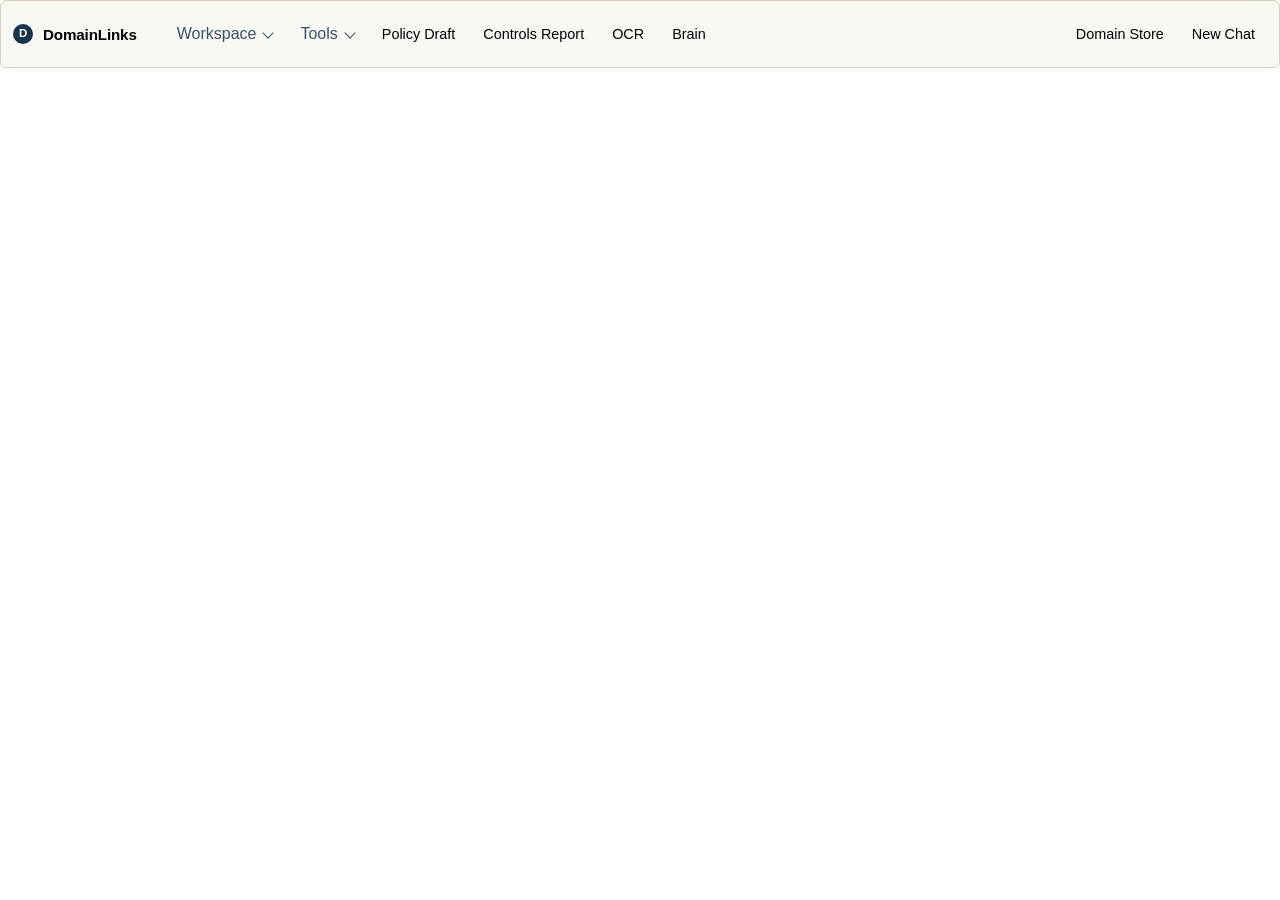
<file: DomainLinksDesktop/DomainLinksDesktop/WebShell/menu-host.html>
<!doctype html>
<html lang="en">
<head>
  <meta charset="utf-8">
  <meta name="viewport" content="width=device-width, initial-scale=1">
  <title>DomainLinks Shell</title>
  <link rel="stylesheet" href="./navigation-kit.css">
  <style>
    :root {
      --nav-kit-bg: rgba(250, 248, 243, 0.96);
      --nav-kit-surface: rgba(255, 255, 255, 0.99);
      --nav-kit-line: #d9d0c3;
      --nav-kit-text: #18344a;
      --nav-kit-muted: #5b6770;
      --nav-kit-muted-strong: #365268;
      --nav-kit-shadow: 0 18px 50px rgba(24, 52, 74, 0.12);
      --nav-kit-container: 1320px;
    }

    html, body {
      margin: 0;
      background: transparent;
      font-family: "Segoe UI", Arial, sans-serif;
      overflow: hidden;
    }

    body {
      padding: 0;
    }

    .nav-kit {
      position: static;
      border: 1px solid #d6d0c4;
      border-radius: 6px;
      overflow: visible;
    }

    .nav-kit__shell {
      width: min(calc(100% - 24px), var(--nav-kit-container));
      min-height: 66px;
    }

    .nav-kit__brand-mark {
      background: #18344a;
    }

    .nav-kit__action--primary {
      background: #18344a;
    }

    .nav-kit__action--primary:hover {
      background: #224760;
    }
  </style>
</head>
<body>
  <div id="menu-root"></div>

  <script src="./navigation-kit.global.js"></script>
  <script>
    (function () {
      const mount = document.getElementById("menu-root");
      if (!mount || !window.NavigationKit) {
        return;
      }

      const config = {
        brand: {
          label: "DomainLinks",
          href: "action://show-projects",
          mark: "D"
        },
        items: [
          {
            type: "panel",
            id: "workspace",
            label: "Workspace",
            groups: [
              {
                label: "Navigate",
                links: [
                  {
                    label: "Projects Home",
                    href: "action://show-projects",
                    description: "Return to the active project collection",
                    icon: "PR"
                  },
                  {
                    label: "Capability Domains",
                    href: "action://focus-knowledge",
                    description: "Jump to the capability-domain context tree",
                    icon: "KN"
                  },
                  {
                    label: "Domain Store",
                    href: "action://open-domain-store",
                    description: "Open the domain and RAG curation workspace",
                    icon: "DS"
                  },
                  {
                    label: "Prompt Box",
                    href: "action://focus-prompt",
                    description: "Put the cursor in the main prompt input",
                    icon: "PM"
                  }
                ]
              },
              {
                label: "Create",
                featured: true,
                links: [
                  {
                    label: "New Project",
                    href: "action://new-project",
                    description: "Create a new short-memory project root",
                    icon: "NP"
                  },
                  {
                    label: "New Chat",
                    href: "action://new-chat",
                    description: "Start a new child chat under the current project",
                    icon: "NC"
                  }
                ]
              }
            ]
          },
          {
            type: "panel",
            id: "tools",
            label: "Tools",
            groups: [
              {
                label: "AI Tools",
                links: [
                  {
                    label: "OCR Viewer",
                    href: "action://open-ocr-viewer",
                    description: "Open the isolated DeepSeek OCR workspace",
                    icon: "OC",
                    badge: "New"
                  },
                  {
                    label: "DomainLinks Brain",
                    href: "action://open-brain",
                    description: "Explore knowledge relationships, density, and evidence gaps",
                    icon: "BR",
                    badge: "New"
                  },
                  {
                    label: "Ask",
                    href: "action://ask",
                    description: "Run the current prompt against the selected context",
                    icon: "AI"
                  }
                ]
              },
              {
                label: "Desktop",
                featured: true,
                links: [
                  {
                    label: "Controls Report",
                    href: "action://open-controls-report",
                    description: "Open the live grouped controls report in your browser",
                    icon: "CR"
                  },
                  {
                    label: "Policy Draft",
                    href: "action://open-policy-draft",
                    description: "Generate a browser draft policy from the current domain branch",
                    icon: "PD"
                  },
                  {
                    label: "LLM Trace",
                    href: "action://open-llm-traces",
                    description: "Open the live backend prompt and response trace viewer",
                    icon: "LT"
                  },
                  {
                    label: "Save Thread",
                    href: "action://save-thread",
                    description: "Export the current chat thread",
                    icon: "SV"
                  },
                  {
                    label: "Toggle Status",
                    href: "action://toggle-status",
                    description: "Expand or collapse backend and Ollama status",
                    icon: "ST"
                  }
                ]
              }
            ]
          },
          {
            type: "link",
            label: "Policy Draft",
            href: "action://open-policy-draft"
          },
          {
            type: "link",
            label: "Controls Report",
            href: "action://open-controls-report"
          },
          {
            type: "link",
            label: "OCR",
            href: "action://open-ocr-viewer"
          },
          {
            type: "link",
            label: "Brain",
            href: "action://open-brain"
          }
        ],
        actions: [
          { label: "Domain Store", href: "action://open-domain-store" },
          { label: "New Chat", href: "action://new-chat" }
        ]
      };

      window.NavigationKit.createNavigationKit({
        mount,
        variant: "top",
        config
      });

      mount.addEventListener("click", (event) => {
        const link = event.target.closest("a[href]");
        if (!link) {
          return;
        }

        const href = link.getAttribute("href") || "";
        if (!href.startsWith("action://")) {
          return;
        }

        event.preventDefault();
        const action = href.slice("action://".length);
        if (window.chrome && window.chrome.webview) {
          window.chrome.webview.postMessage({ type: "shell-action", action });
        }
      });
    })();
  </script>
</body>
</html>
</file>
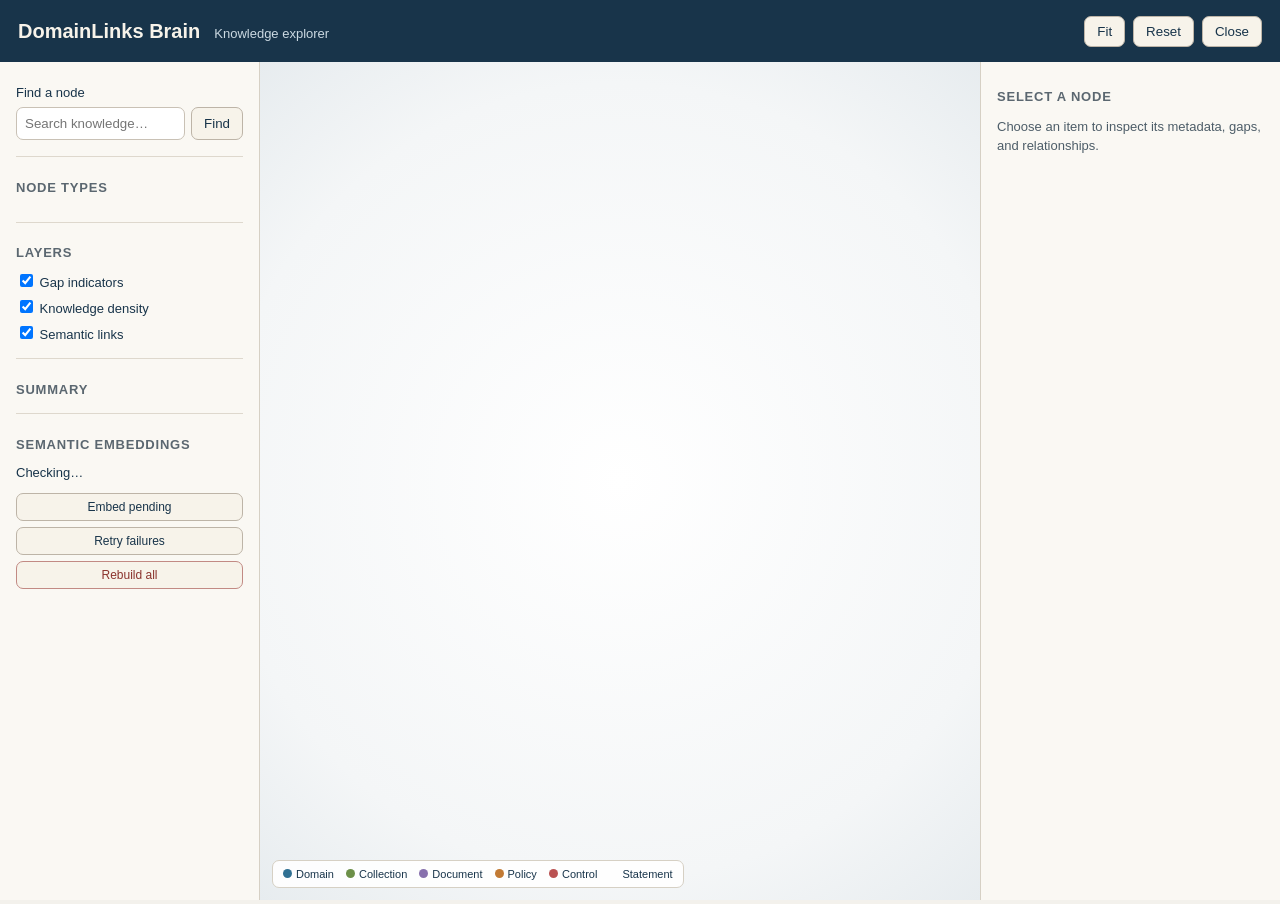
<file: DomainLinksDesktop/DomainLinksDesktop/WebShell/Brain/brain.html>
<!doctype html>
<html lang="en">
<head>
  <meta charset="utf-8">
  <meta name="viewport" content="width=device-width,initial-scale=1">
  <title>DomainLinks Brain</title>
  <link rel="stylesheet" href="brain.css">
  <link rel="stylesheet" href="brain-controls.css">
</head>
<body>
  <header>
    <div><strong>DomainLinks Brain</strong><span id="scope-label">Knowledge explorer</span></div>
    <div class="header-actions"><button id="fit">Fit</button><button id="reset">Reset</button><button id="close">Close</button></div>
  </header>
  <main>
    <aside class="tools">
      <label for="search">Find a node</label>
      <div class="search-row"><input id="search" placeholder="Search knowledge…"><button id="find">Find</button></div>
      <section><h2>Node types</h2><div id="type-filters" class="checks"></div></section>
      <section><h2>Layers</h2>
        <label><input id="show-gaps" type="checkbox" checked> Gap indicators</label>
        <label><input id="show-density" type="checkbox" checked> Knowledge density</label>
        <label><input id="show-semantic" type="checkbox" checked> Semantic links</label>
      </section>
      <section><h2>Summary</h2><div id="summary" class="summary"></div></section>
      <section><h2>Semantic embeddings</h2><div id="embedding-status" class="summary">Checking…</div>
        <div class="embedding-actions"><button data-embed-command="pending">Embed pending</button><button data-embed-command="retry">Retry failures</button><button data-embed-command="rebuild">Rebuild all</button></div>
      </section>
      <div id="notice" class="notice" hidden></div>
    </aside>
    <section id="canvas-wrap">
      <svg id="canvas" aria-label="Interactive knowledge graph">
        <g id="viewport"><g id="edges"></g><g id="nodes"></g></g>
      </svg>
      <div class="legend"><span class="dot domain"></span>Domain <span class="dot collection"></span>Collection <span class="dot document"></span>Document <span class="dot policy"></span>Policy <span class="dot control"></span>Control <span class="dot policy-statement"></span>Statement</div>
    </section>
    <aside class="details">
      <div id="empty-detail"><h2>Select a node</h2><p>Choose an item to inspect its metadata, gaps, and relationships.</p></div>
      <div id="node-detail" hidden>
        <span id="detail-type" class="badge"></span><h1 id="detail-title"></h1><p id="detail-description"></p>
        <div id="detail-density"></div><h2>Knowledge gaps</h2><div id="detail-gaps"></div>
        <button id="expand" hidden>Expand content units</button>
      </div>
    </aside>
  </main>
  <script src="brain.js"></script>
</body>
</html>
</file>
<file: artifacts/DomainLinksDesktop-build/WebShell/navigation-kit.css>
:root {
  --nav-kit-bg: rgba(255, 255, 255, 0.9);
  --nav-kit-surface: rgba(255, 255, 255, 0.98);
  --nav-kit-line: #ebebeb;
  --nav-kit-text: #111111;
  --nav-kit-muted: #666666;
  --nav-kit-muted-strong: #444444;
  --nav-kit-shadow: 0 24px 80px rgba(0, 0, 0, 0.08);
  --nav-kit-container: 1200px;
}

[data-nav-kit] * {
  box-sizing: border-box;
}

[data-nav-kit] a {
  color: inherit;
  text-decoration: none;
}

[data-nav-kit] button {
  font: inherit;
}

.nav-kit {
  position: sticky;
  top: 0;
  z-index: 30;
  border-bottom: 1px solid rgba(17, 17, 17, 0.06);
  background: var(--nav-kit-bg);
  backdrop-filter: blur(16px);
}

.nav-kit__shell {
  position: relative;
  display: grid;
  grid-template-columns: auto 1fr auto;
  align-items: center;
  gap: 28px;
  width: min(calc(100% - 32px), var(--nav-kit-container));
  min-height: 72px;
  margin: 0 auto;
}

.nav-kit__brand {
  display: inline-flex;
  align-items: center;
  gap: 10px;
  font-size: 0.95rem;
  font-weight: 600;
  letter-spacing: -0.01em;
}

.nav-kit__brand-mark {
  display: grid;
  place-items: center;
  width: 20px;
  height: 20px;
  border-radius: 999px;
  background: #111111;
  color: #ffffff;
  font-size: 0.72rem;
  line-height: 1;
}

.nav-kit__mobile-toggle {
  display: none;
  align-items: center;
  justify-content: center;
  min-height: 40px;
  padding: 0 14px;
  border: 1px solid var(--nav-kit-line);
  border-radius: 999px;
  background: #ffffff;
  color: var(--nav-kit-text);
  cursor: pointer;
}

.nav-kit__nav {
  position: relative;
  display: flex;
  align-items: center;
  gap: 4px;
}

.nav-kit__nav-group,
.nav-kit__nav-link {
  position: relative;
}

.nav-kit__nav-link,
.nav-kit__nav-trigger,
.nav-kit__action {
  display: inline-flex;
  align-items: center;
  justify-content: center;
  min-height: 36px;
  padding: 0 12px;
  border: 0;
  border-radius: 999px;
  background: transparent;
  color: var(--nav-kit-muted-strong);
  font-size: 0.9rem;
  line-height: 1;
  cursor: pointer;
  transition: background-color 160ms ease, color 160ms ease;
}

.nav-kit__nav-link:hover,
.nav-kit__nav-trigger:hover,
.nav-kit__nav-trigger.is-open,
.nav-kit__action:hover {
  color: var(--nav-kit-text);
  background: rgba(17, 17, 17, 0.05);
}

.nav-kit__nav-trigger::after {
  content: "";
  width: 7px;
  height: 7px;
  margin-left: 8px;
  border-right: 1.5px solid currentColor;
  border-bottom: 1.5px solid currentColor;
  transform: translateY(-1px) rotate(45deg);
  transition: transform 180ms ease;
}

.nav-kit__nav-trigger.is-open::after {
  transform: translateY(1px) rotate(225deg);
}

.nav-kit__actions {
  display: flex;
  align-items: center;
  gap: 4px;
}

.nav-kit__action {
  color: var(--nav-kit-muted);
}

.nav-kit__action--primary {
  background: #111111;
  color: #ffffff;
}

.nav-kit__action--primary:hover {
  background: #222222;
  color: #ffffff;
}

.nav-kit__surface {
  position: absolute;
  top: calc(100% + 10px);
  left: 0;
  width: 720px;
  padding: 10px;
  border: 1px solid rgba(17, 17, 17, 0.08);
  border-radius: 20px;
  background: var(--nav-kit-surface);
  box-shadow: var(--nav-kit-shadow);
  overflow: hidden;
  opacity: 0;
  visibility: hidden;
  transform: translate3d(0, -10px, 0);
  transition: opacity 160ms ease, transform 220ms ease, visibility 0s linear 220ms;
}

.nav-kit__surface.is-open {
  opacity: 1;
  visibility: visible;
  transform: translate3d(0, 0, 0);
  transition: opacity 160ms ease, transform 220ms ease, visibility 0s linear 0s;
}

.nav-kit__surface-inner {
  position: relative;
  min-height: 100%;
  overflow: hidden;
}

.nav-kit__pane {
  position: absolute;
  inset: 0;
  display: none;
  grid-template-columns: repeat(2, minmax(0, 1fr));
  gap: 12px;
  padding: 0;
  background: var(--nav-kit-surface);
  opacity: 0;
  pointer-events: none;
  z-index: 0;
}

.nav-kit__pane.is-active {
  display: grid;
  opacity: 1;
  pointer-events: auto;
  z-index: 2;
}

.nav-kit__pane.is-exiting {
  display: grid;
  opacity: 1;
  pointer-events: none;
  z-index: 1;
}

.nav-kit__pane[data-motion="enter-left"] {
  animation: nav-kit-pane-enter-left 0.2s ease;
}

.nav-kit__pane[data-motion="enter-right"] {
  animation: nav-kit-pane-enter-right 0.2s ease;
}

.nav-kit__pane[data-motion="exit-left"] {
  animation: nav-kit-pane-exit-left 0.2s ease;
}

.nav-kit__pane[data-motion="exit-right"] {
  animation: nav-kit-pane-exit-right 0.2s ease;
}

.nav-kit__menu-group {
  display: grid;
  gap: 6px;
  padding: 12px;
  border-radius: 16px;
}

.nav-kit__menu-group--featured {
  background: #fafafa;
  border: 1px solid var(--nav-kit-line);
}

.nav-kit__menu-label {
  margin: 0 0 6px;
  color: var(--nav-kit-muted);
  font-size: 0.72rem;
  font-weight: 600;
  letter-spacing: 0.12em;
  text-transform: uppercase;
}

.nav-kit__menu-link {
  display: grid;
  grid-template-columns: auto 1fr;
  gap: 12px;
  padding: 10px 12px;
  border-radius: 12px;
  transition: background-color 160ms ease, transform 180ms ease;
}

.nav-kit__menu-link:hover {
  background: #f6f6f6;
  transform: translateX(2px);
}

.nav-kit__menu-icon {
  display: grid;
  place-items: center;
  width: 32px;
  height: 32px;
  border: 1px solid rgba(17, 17, 17, 0.08);
  border-radius: 8px;
  font-size: 0.78rem;
  font-weight: 600;
}

.nav-kit__menu-copy {
  display: grid;
  gap: 4px;
}

.nav-kit__menu-heading {
  color: var(--nav-kit-text);
  font-size: 0.96rem;
  font-weight: 600;
  letter-spacing: -0.01em;
}

.nav-kit__menu-text {
  color: var(--nav-kit-muted);
  font-size: 0.88rem;
  line-height: 1.45;
}

.nav-kit__menu-badge {
  display: inline-flex;
  align-items: center;
  margin-left: 8px;
  padding: 2px 6px;
  border-radius: 999px;
  background: #f1f1f1;
  color: var(--nav-kit-muted);
  font-size: 0.68rem;
  font-weight: 600;
  letter-spacing: 0.08em;
  text-transform: uppercase;
}

.nav-kit__sidebar {
  width: min(100%, 320px);
  padding: 28px 20px;
  border-right: 1px solid var(--nav-kit-line);
  background: rgba(255, 255, 255, 0.92);
  backdrop-filter: blur(12px);
}

.nav-kit__sidebar-header {
  display: grid;
  gap: 18px;
}

.nav-kit__sidebar-intro {
  display: grid;
  gap: 6px;
}

.nav-kit__sidebar-title {
  margin: 0;
  font-size: 1.9rem;
  line-height: 1;
  letter-spacing: -0.05em;
}

.nav-kit__sidebar-search input {
  width: 100%;
  min-height: 42px;
  padding: 0 14px;
  border: 1px solid var(--nav-kit-line);
  border-radius: 12px;
  background: #fafafa;
  color: var(--nav-kit-muted);
}

.nav-kit__side-nav {
  display: grid;
  gap: 18px;
  margin-top: 24px;
}

.nav-kit__side-section {
  display: grid;
  gap: 8px;
}

.nav-kit__side-label {
  margin: 0;
  color: var(--nav-kit-muted);
  font-size: 0.72rem;
  font-weight: 600;
  letter-spacing: 0.12em;
  text-transform: uppercase;
}

.nav-kit__side-link,
.nav-kit__side-group-toggle {
  display: flex;
  align-items: center;
  width: 100%;
  min-height: 40px;
  padding: 0 12px;
  border: 0;
  border-radius: 12px;
  background: transparent;
  color: var(--nav-kit-muted-strong);
  font-size: 0.92rem;
  text-align: left;
  cursor: pointer;
  transition: background-color 160ms ease, color 160ms ease;
}

.nav-kit__side-link:hover,
.nav-kit__side-group-toggle:hover,
.nav-kit__side-group.is-open > .nav-kit__side-group-toggle {
  color: var(--nav-kit-text);
  background: rgba(17, 17, 17, 0.05);
}

.nav-kit__side-group-toggle {
  justify-content: space-between;
}

.nav-kit__side-group-toggle::after {
  content: "";
  width: 7px;
  height: 7px;
  border-right: 1.5px solid currentColor;
  border-bottom: 1.5px solid currentColor;
  transform: translateY(-1px) rotate(45deg);
  transition: transform 180ms ease;
}

.nav-kit__side-group.is-open > .nav-kit__side-group-toggle::after {
  transform: translateY(1px) rotate(225deg);
}

.nav-kit__side-group-links {
  display: none;
  gap: 8px;
  padding-left: 10px;
}

.nav-kit__side-group.is-open > .nav-kit__side-group-links {
  display: grid;
}

@keyframes nav-kit-pane-enter-right {
  0% {
    opacity: 0;
    transform: translateX(200px);
  }

  100% {
    opacity: 1;
    transform: translateX(0);
  }
}

@keyframes nav-kit-pane-enter-left {
  0% {
    opacity: 0;
    transform: translateX(-200px);
  }

  100% {
    opacity: 1;
    transform: translateX(0);
  }
}

@keyframes nav-kit-pane-exit-right {
  0% {
    opacity: 1;
    transform: translateX(0);
  }

  100% {
    opacity: 0;
    transform: translateX(200px);
  }
}

@keyframes nav-kit-pane-exit-left {
  0% {
    opacity: 1;
    transform: translateX(0);
  }

  100% {
    opacity: 0;
    transform: translateX(-200px);
  }
}

@media (max-width: 1040px) {
  .nav-kit__shell {
    grid-template-columns: auto auto;
    gap: 18px;
    padding: 14px 0;
  }

  .nav-kit__mobile-toggle {
    display: inline-flex;
    justify-self: end;
  }

  .nav-kit__nav {
    grid-column: 1 / -1;
    display: none;
    flex-direction: column;
    align-items: stretch;
    gap: 8px;
    padding: 4px 0 0;
  }

  .nav-kit__nav.is-open {
    display: flex;
  }

  .nav-kit__nav-link,
  .nav-kit__nav-trigger,
  .nav-kit__action {
    width: 100%;
    justify-content: space-between;
    min-height: 42px;
    padding: 0 14px;
    border-radius: 14px;
  }

  .nav-kit__surface {
    position: static;
    width: 100% !important;
    height: auto !important;
    padding: 0;
    border: 0;
    border-radius: 0;
    box-shadow: none;
    background: transparent;
    opacity: 1;
    visibility: visible;
    transform: none;
    display: none;
  }

  .nav-kit__surface.is-open {
    display: block;
  }

  .nav-kit__pane,
  .nav-kit__pane.is-active {
    position: static;
    grid-template-columns: 1fr;
    opacity: 1;
    pointer-events: auto;
    display: none;
    padding-top: 4px;
    transform: none;
    animation: none;
  }

  .nav-kit__pane.is-active {
    display: grid;
  }

  .nav-kit__menu-group {
    padding: 8px 0 0;
  }

  .nav-kit__actions {
    grid-column: 1 / -1;
    display: none;
    flex-direction: column;
    align-items: stretch;
    padding-top: 4px;
  }

  .nav-kit__actions.is-open {
    display: flex;
  }

  .nav-kit__sidebar {
    width: 100%;
    border-right: 0;
    border-bottom: 1px solid var(--nav-kit-line);
  }
}

@media (max-width: 720px) {
  .nav-kit__shell {
    width: min(calc(100% - 24px), var(--nav-kit-container));
  }
}
</file>
<file: artifacts/policy-cleanup-build/WebShell/navigation-kit.css>
:root {
  --nav-kit-bg: rgba(255, 255, 255, 0.9);
  --nav-kit-surface: rgba(255, 255, 255, 0.98);
  --nav-kit-line: #ebebeb;
  --nav-kit-text: #111111;
  --nav-kit-muted: #666666;
  --nav-kit-muted-strong: #444444;
  --nav-kit-shadow: 0 24px 80px rgba(0, 0, 0, 0.08);
  --nav-kit-container: 1200px;
}

[data-nav-kit] * {
  box-sizing: border-box;
}

[data-nav-kit] a {
  color: inherit;
  text-decoration: none;
}

[data-nav-kit] button {
  font: inherit;
}

.nav-kit {
  position: sticky;
  top: 0;
  z-index: 30;
  border-bottom: 1px solid rgba(17, 17, 17, 0.06);
  background: var(--nav-kit-bg);
  backdrop-filter: blur(16px);
}

.nav-kit__shell {
  position: relative;
  display: grid;
  grid-template-columns: auto 1fr auto;
  align-items: center;
  gap: 28px;
  width: min(calc(100% - 32px), var(--nav-kit-container));
  min-height: 72px;
  margin: 0 auto;
}

.nav-kit__brand {
  display: inline-flex;
  align-items: center;
  gap: 10px;
  font-size: 0.95rem;
  font-weight: 600;
  letter-spacing: -0.01em;
}

.nav-kit__brand-mark {
  display: grid;
  place-items: center;
  width: 20px;
  height: 20px;
  border-radius: 999px;
  background: #111111;
  color: #ffffff;
  font-size: 0.72rem;
  line-height: 1;
}

.nav-kit__mobile-toggle {
  display: none;
  align-items: center;
  justify-content: center;
  min-height: 40px;
  padding: 0 14px;
  border: 1px solid var(--nav-kit-line);
  border-radius: 999px;
  background: #ffffff;
  color: var(--nav-kit-text);
  cursor: pointer;
}

.nav-kit__nav {
  position: relative;
  display: flex;
  align-items: center;
  gap: 4px;
}

.nav-kit__nav-group,
.nav-kit__nav-link {
  position: relative;
}

.nav-kit__nav-link,
.nav-kit__nav-trigger,
.nav-kit__action {
  display: inline-flex;
  align-items: center;
  justify-content: center;
  min-height: 36px;
  padding: 0 12px;
  border: 0;
  border-radius: 999px;
  background: transparent;
  color: var(--nav-kit-muted-strong);
  font-size: 0.9rem;
  line-height: 1;
  cursor: pointer;
  transition: background-color 160ms ease, color 160ms ease;
}

.nav-kit__nav-link:hover,
.nav-kit__nav-trigger:hover,
.nav-kit__nav-trigger.is-open,
.nav-kit__action:hover {
  color: var(--nav-kit-text);
  background: rgba(17, 17, 17, 0.05);
}

.nav-kit__nav-trigger::after {
  content: "";
  width: 7px;
  height: 7px;
  margin-left: 8px;
  border-right: 1.5px solid currentColor;
  border-bottom: 1.5px solid currentColor;
  transform: translateY(-1px) rotate(45deg);
  transition: transform 180ms ease;
}

.nav-kit__nav-trigger.is-open::after {
  transform: translateY(1px) rotate(225deg);
}

.nav-kit__actions {
  display: flex;
  align-items: center;
  gap: 4px;
}

.nav-kit__action {
  color: var(--nav-kit-muted);
}

.nav-kit__action--primary {
  background: #111111;
  color: #ffffff;
}

.nav-kit__action--primary:hover {
  background: #222222;
  color: #ffffff;
}

.nav-kit__surface {
  position: absolute;
  top: calc(100% + 10px);
  left: 0;
  width: 720px;
  padding: 10px;
  border: 1px solid rgba(17, 17, 17, 0.08);
  border-radius: 20px;
  background: var(--nav-kit-surface);
  box-shadow: var(--nav-kit-shadow);
  overflow: hidden;
  opacity: 0;
  visibility: hidden;
  transform: translate3d(0, -10px, 0);
  transition: opacity 160ms ease, transform 220ms ease, visibility 0s linear 220ms;
}

.nav-kit__surface.is-open {
  opacity: 1;
  visibility: visible;
  transform: translate3d(0, 0, 0);
  transition: opacity 160ms ease, transform 220ms ease, visibility 0s linear 0s;
}

.nav-kit__surface-inner {
  position: relative;
  min-height: 100%;
  overflow: hidden;
}

.nav-kit__pane {
  position: absolute;
  inset: 0;
  display: none;
  grid-template-columns: repeat(2, minmax(0, 1fr));
  gap: 12px;
  padding: 0;
  background: var(--nav-kit-surface);
  opacity: 0;
  pointer-events: none;
  z-index: 0;
}

.nav-kit__pane.is-active {
  display: grid;
  opacity: 1;
  pointer-events: auto;
  z-index: 2;
}

.nav-kit__pane.is-exiting {
  display: grid;
  opacity: 1;
  pointer-events: none;
  z-index: 1;
}

.nav-kit__pane[data-motion="enter-left"] {
  animation: nav-kit-pane-enter-left 0.2s ease;
}

.nav-kit__pane[data-motion="enter-right"] {
  animation: nav-kit-pane-enter-right 0.2s ease;
}

.nav-kit__pane[data-motion="exit-left"] {
  animation: nav-kit-pane-exit-left 0.2s ease;
}

.nav-kit__pane[data-motion="exit-right"] {
  animation: nav-kit-pane-exit-right 0.2s ease;
}

.nav-kit__menu-group {
  display: grid;
  gap: 6px;
  padding: 12px;
  border-radius: 16px;
}

.nav-kit__menu-group--featured {
  background: #fafafa;
  border: 1px solid var(--nav-kit-line);
}

.nav-kit__menu-label {
  margin: 0 0 6px;
  color: var(--nav-kit-muted);
  font-size: 0.72rem;
  font-weight: 600;
  letter-spacing: 0.12em;
  text-transform: uppercase;
}

.nav-kit__menu-link {
  display: grid;
  grid-template-columns: auto 1fr;
  gap: 12px;
  padding: 10px 12px;
  border-radius: 12px;
  transition: background-color 160ms ease, transform 180ms ease;
}

.nav-kit__menu-link:hover {
  background: #f6f6f6;
  transform: translateX(2px);
}

.nav-kit__menu-icon {
  display: grid;
  place-items: center;
  width: 32px;
  height: 32px;
  border: 1px solid rgba(17, 17, 17, 0.08);
  border-radius: 8px;
  font-size: 0.78rem;
  font-weight: 600;
}

.nav-kit__menu-copy {
  display: grid;
  gap: 4px;
}

.nav-kit__menu-heading {
  color: var(--nav-kit-text);
  font-size: 0.96rem;
  font-weight: 600;
  letter-spacing: -0.01em;
}

.nav-kit__menu-text {
  color: var(--nav-kit-muted);
  font-size: 0.88rem;
  line-height: 1.45;
}

.nav-kit__menu-badge {
  display: inline-flex;
  align-items: center;
  margin-left: 8px;
  padding: 2px 6px;
  border-radius: 999px;
  background: #f1f1f1;
  color: var(--nav-kit-muted);
  font-size: 0.68rem;
  font-weight: 600;
  letter-spacing: 0.08em;
  text-transform: uppercase;
}

.nav-kit__sidebar {
  width: min(100%, 320px);
  padding: 28px 20px;
  border-right: 1px solid var(--nav-kit-line);
  background: rgba(255, 255, 255, 0.92);
  backdrop-filter: blur(12px);
}

.nav-kit__sidebar-header {
  display: grid;
  gap: 18px;
}

.nav-kit__sidebar-intro {
  display: grid;
  gap: 6px;
}

.nav-kit__sidebar-title {
  margin: 0;
  font-size: 1.9rem;
  line-height: 1;
  letter-spacing: -0.05em;
}

.nav-kit__sidebar-search input {
  width: 100%;
  min-height: 42px;
  padding: 0 14px;
  border: 1px solid var(--nav-kit-line);
  border-radius: 12px;
  background: #fafafa;
  color: var(--nav-kit-muted);
}

.nav-kit__side-nav {
  display: grid;
  gap: 18px;
  margin-top: 24px;
}

.nav-kit__side-section {
  display: grid;
  gap: 8px;
}

.nav-kit__side-label {
  margin: 0;
  color: var(--nav-kit-muted);
  font-size: 0.72rem;
  font-weight: 600;
  letter-spacing: 0.12em;
  text-transform: uppercase;
}

.nav-kit__side-link,
.nav-kit__side-group-toggle {
  display: flex;
  align-items: center;
  width: 100%;
  min-height: 40px;
  padding: 0 12px;
  border: 0;
  border-radius: 12px;
  background: transparent;
  color: var(--nav-kit-muted-strong);
  font-size: 0.92rem;
  text-align: left;
  cursor: pointer;
  transition: background-color 160ms ease, color 160ms ease;
}

.nav-kit__side-link:hover,
.nav-kit__side-group-toggle:hover,
.nav-kit__side-group.is-open > .nav-kit__side-group-toggle {
  color: var(--nav-kit-text);
  background: rgba(17, 17, 17, 0.05);
}

.nav-kit__side-group-toggle {
  justify-content: space-between;
}

.nav-kit__side-group-toggle::after {
  content: "";
  width: 7px;
  height: 7px;
  border-right: 1.5px solid currentColor;
  border-bottom: 1.5px solid currentColor;
  transform: translateY(-1px) rotate(45deg);
  transition: transform 180ms ease;
}

.nav-kit__side-group.is-open > .nav-kit__side-group-toggle::after {
  transform: translateY(1px) rotate(225deg);
}

.nav-kit__side-group-links {
  display: none;
  gap: 8px;
  padding-left: 10px;
}

.nav-kit__side-group.is-open > .nav-kit__side-group-links {
  display: grid;
}

@keyframes nav-kit-pane-enter-right {
  0% {
    opacity: 0;
    transform: translateX(200px);
  }

  100% {
    opacity: 1;
    transform: translateX(0);
  }
}

@keyframes nav-kit-pane-enter-left {
  0% {
    opacity: 0;
    transform: translateX(-200px);
  }

  100% {
    opacity: 1;
    transform: translateX(0);
  }
}

@keyframes nav-kit-pane-exit-right {
  0% {
    opacity: 1;
    transform: translateX(0);
  }

  100% {
    opacity: 0;
    transform: translateX(200px);
  }
}

@keyframes nav-kit-pane-exit-left {
  0% {
    opacity: 1;
    transform: translateX(0);
  }

  100% {
    opacity: 0;
    transform: translateX(-200px);
  }
}

@media (max-width: 1040px) {
  .nav-kit__shell {
    grid-template-columns: auto auto;
    gap: 18px;
    padding: 14px 0;
  }

  .nav-kit__mobile-toggle {
    display: inline-flex;
    justify-self: end;
  }

  .nav-kit__nav {
    grid-column: 1 / -1;
    display: none;
    flex-direction: column;
    align-items: stretch;
    gap: 8px;
    padding: 4px 0 0;
  }

  .nav-kit__nav.is-open {
    display: flex;
  }

  .nav-kit__nav-link,
  .nav-kit__nav-trigger,
  .nav-kit__action {
    width: 100%;
    justify-content: space-between;
    min-height: 42px;
    padding: 0 14px;
    border-radius: 14px;
  }

  .nav-kit__surface {
    position: static;
    width: 100% !important;
    height: auto !important;
    padding: 0;
    border: 0;
    border-radius: 0;
    box-shadow: none;
    background: transparent;
    opacity: 1;
    visibility: visible;
    transform: none;
    display: none;
  }

  .nav-kit__surface.is-open {
    display: block;
  }

  .nav-kit__pane,
  .nav-kit__pane.is-active {
    position: static;
    grid-template-columns: 1fr;
    opacity: 1;
    pointer-events: auto;
    display: none;
    padding-top: 4px;
    transform: none;
    animation: none;
  }

  .nav-kit__pane.is-active {
    display: grid;
  }

  .nav-kit__menu-group {
    padding: 8px 0 0;
  }

  .nav-kit__actions {
    grid-column: 1 / -1;
    display: none;
    flex-direction: column;
    align-items: stretch;
    padding-top: 4px;
  }

  .nav-kit__actions.is-open {
    display: flex;
  }

  .nav-kit__sidebar {
    width: 100%;
    border-right: 0;
    border-bottom: 1px solid var(--nav-kit-line);
  }
}

@media (max-width: 720px) {
  .nav-kit__shell {
    width: min(calc(100% - 24px), var(--nav-kit-container));
  }
}
</file>
<file: DomainLinksDesktop/DomainLinksDesktop/WebShell/navigation-kit.css>
:root {
  --nav-kit-bg: rgba(255, 255, 255, 0.9);
  --nav-kit-surface: rgba(255, 255, 255, 0.98);
  --nav-kit-line: #ebebeb;
  --nav-kit-text: #111111;
  --nav-kit-muted: #666666;
  --nav-kit-muted-strong: #444444;
  --nav-kit-shadow: 0 24px 80px rgba(0, 0, 0, 0.08);
  --nav-kit-container: 1200px;
}

[data-nav-kit] * {
  box-sizing: border-box;
}

[data-nav-kit] a {
  color: inherit;
  text-decoration: none;
}

[data-nav-kit] button {
  font: inherit;
}

.nav-kit {
  position: sticky;
  top: 0;
  z-index: 30;
  border-bottom: 1px solid rgba(17, 17, 17, 0.06);
  background: var(--nav-kit-bg);
  backdrop-filter: blur(16px);
}

.nav-kit__shell {
  position: relative;
  display: grid;
  grid-template-columns: auto 1fr auto;
  align-items: center;
  gap: 28px;
  width: min(calc(100% - 32px), var(--nav-kit-container));
  min-height: 72px;
  margin: 0 auto;
}

.nav-kit__brand {
  display: inline-flex;
  align-items: center;
  gap: 10px;
  font-size: 0.95rem;
  font-weight: 600;
  letter-spacing: -0.01em;
}

.nav-kit__brand-mark {
  display: grid;
  place-items: center;
  width: 20px;
  height: 20px;
  border-radius: 999px;
  background: #111111;
  color: #ffffff;
  font-size: 0.72rem;
  line-height: 1;
}

.nav-kit__mobile-toggle {
  display: none;
  align-items: center;
  justify-content: center;
  min-height: 40px;
  padding: 0 14px;
  border: 1px solid var(--nav-kit-line);
  border-radius: 999px;
  background: #ffffff;
  color: var(--nav-kit-text);
  cursor: pointer;
}

.nav-kit__nav {
  position: relative;
  display: flex;
  align-items: center;
  gap: 4px;
}

.nav-kit__nav-group,
.nav-kit__nav-link {
  position: relative;
}

.nav-kit__nav-link,
.nav-kit__nav-trigger,
.nav-kit__action {
  display: inline-flex;
  align-items: center;
  justify-content: center;
  min-height: 36px;
  padding: 0 12px;
  border: 0;
  border-radius: 999px;
  background: transparent;
  color: var(--nav-kit-muted-strong);
  font-size: 0.9rem;
  line-height: 1;
  cursor: pointer;
  transition: background-color 160ms ease, color 160ms ease;
}

.nav-kit__nav-link:hover,
.nav-kit__nav-trigger:hover,
.nav-kit__nav-trigger.is-open,
.nav-kit__action:hover {
  color: var(--nav-kit-text);
  background: rgba(17, 17, 17, 0.05);
}

.nav-kit__nav-trigger::after {
  content: "";
  width: 7px;
  height: 7px;
  margin-left: 8px;
  border-right: 1.5px solid currentColor;
  border-bottom: 1.5px solid currentColor;
  transform: translateY(-1px) rotate(45deg);
  transition: transform 180ms ease;
}

.nav-kit__nav-trigger.is-open::after {
  transform: translateY(1px) rotate(225deg);
}

.nav-kit__actions {
  display: flex;
  align-items: center;
  gap: 4px;
}

.nav-kit__action {
  color: var(--nav-kit-muted);
}

.nav-kit__action--primary {
  background: #111111;
  color: #ffffff;
}

.nav-kit__action--primary:hover {
  background: #222222;
  color: #ffffff;
}

.nav-kit__surface {
  position: absolute;
  top: calc(100% + 10px);
  left: 0;
  width: 720px;
  padding: 10px;
  border: 1px solid rgba(17, 17, 17, 0.08);
  border-radius: 20px;
  background: var(--nav-kit-surface);
  box-shadow: var(--nav-kit-shadow);
  overflow: hidden;
  opacity: 0;
  visibility: hidden;
  transform: translate3d(0, -10px, 0);
  transition: opacity 160ms ease, transform 220ms ease, visibility 0s linear 220ms;
}

.nav-kit__surface.is-open {
  opacity: 1;
  visibility: visible;
  transform: translate3d(0, 0, 0);
  transition: opacity 160ms ease, transform 220ms ease, visibility 0s linear 0s;
}

.nav-kit__surface-inner {
  position: relative;
  min-height: 100%;
  overflow: hidden;
}

.nav-kit__pane {
  position: absolute;
  inset: 0;
  display: none;
  grid-template-columns: repeat(2, minmax(0, 1fr));
  gap: 12px;
  padding: 0;
  background: var(--nav-kit-surface);
  opacity: 0;
  pointer-events: none;
  z-index: 0;
}

.nav-kit__pane.is-active {
  display: grid;
  opacity: 1;
  pointer-events: auto;
  z-index: 2;
}

.nav-kit__pane.is-exiting {
  display: grid;
  opacity: 1;
  pointer-events: none;
  z-index: 1;
}

.nav-kit__pane[data-motion="enter-left"] {
  animation: nav-kit-pane-enter-left 0.2s ease;
}

.nav-kit__pane[data-motion="enter-right"] {
  animation: nav-kit-pane-enter-right 0.2s ease;
}

.nav-kit__pane[data-motion="exit-left"] {
  animation: nav-kit-pane-exit-left 0.2s ease;
}

.nav-kit__pane[data-motion="exit-right"] {
  animation: nav-kit-pane-exit-right 0.2s ease;
}

.nav-kit__menu-group {
  display: grid;
  gap: 6px;
  padding: 12px;
  border-radius: 16px;
}

.nav-kit__menu-group--featured {
  background: #fafafa;
  border: 1px solid var(--nav-kit-line);
}

.nav-kit__menu-label {
  margin: 0 0 6px;
  color: var(--nav-kit-muted);
  font-size: 0.72rem;
  font-weight: 600;
  letter-spacing: 0.12em;
  text-transform: uppercase;
}

.nav-kit__menu-link {
  display: grid;
  grid-template-columns: auto 1fr;
  gap: 12px;
  padding: 10px 12px;
  border-radius: 12px;
  transition: background-color 160ms ease, transform 180ms ease;
}

.nav-kit__menu-link:hover {
  background: #f6f6f6;
  transform: translateX(2px);
}

.nav-kit__menu-icon {
  display: grid;
  place-items: center;
  width: 32px;
  height: 32px;
  border: 1px solid rgba(17, 17, 17, 0.08);
  border-radius: 8px;
  font-size: 0.78rem;
  font-weight: 600;
}

.nav-kit__menu-copy {
  display: grid;
  gap: 4px;
}

.nav-kit__menu-heading {
  color: var(--nav-kit-text);
  font-size: 0.96rem;
  font-weight: 600;
  letter-spacing: -0.01em;
}

.nav-kit__menu-text {
  color: var(--nav-kit-muted);
  font-size: 0.88rem;
  line-height: 1.45;
}

.nav-kit__menu-badge {
  display: inline-flex;
  align-items: center;
  margin-left: 8px;
  padding: 2px 6px;
  border-radius: 999px;
  background: #f1f1f1;
  color: var(--nav-kit-muted);
  font-size: 0.68rem;
  font-weight: 600;
  letter-spacing: 0.08em;
  text-transform: uppercase;
}

.nav-kit__sidebar {
  width: min(100%, 320px);
  padding: 28px 20px;
  border-right: 1px solid var(--nav-kit-line);
  background: rgba(255, 255, 255, 0.92);
  backdrop-filter: blur(12px);
}

.nav-kit__sidebar-header {
  display: grid;
  gap: 18px;
}

.nav-kit__sidebar-intro {
  display: grid;
  gap: 6px;
}

.nav-kit__sidebar-title {
  margin: 0;
  font-size: 1.9rem;
  line-height: 1;
  letter-spacing: -0.05em;
}

.nav-kit__sidebar-search input {
  width: 100%;
  min-height: 42px;
  padding: 0 14px;
  border: 1px solid var(--nav-kit-line);
  border-radius: 12px;
  background: #fafafa;
  color: var(--nav-kit-muted);
}

.nav-kit__side-nav {
  display: grid;
  gap: 18px;
  margin-top: 24px;
}

.nav-kit__side-section {
  display: grid;
  gap: 8px;
}

.nav-kit__side-label {
  margin: 0;
  color: var(--nav-kit-muted);
  font-size: 0.72rem;
  font-weight: 600;
  letter-spacing: 0.12em;
  text-transform: uppercase;
}

.nav-kit__side-link,
.nav-kit__side-group-toggle {
  display: flex;
  align-items: center;
  width: 100%;
  min-height: 40px;
  padding: 0 12px;
  border: 0;
  border-radius: 12px;
  background: transparent;
  color: var(--nav-kit-muted-strong);
  font-size: 0.92rem;
  text-align: left;
  cursor: pointer;
  transition: background-color 160ms ease, color 160ms ease;
}

.nav-kit__side-link:hover,
.nav-kit__side-group-toggle:hover,
.nav-kit__side-group.is-open > .nav-kit__side-group-toggle {
  color: var(--nav-kit-text);
  background: rgba(17, 17, 17, 0.05);
}

.nav-kit__side-group-toggle {
  justify-content: space-between;
}

.nav-kit__side-group-toggle::after {
  content: "";
  width: 7px;
  height: 7px;
  border-right: 1.5px solid currentColor;
  border-bottom: 1.5px solid currentColor;
  transform: translateY(-1px) rotate(45deg);
  transition: transform 180ms ease;
}

.nav-kit__side-group.is-open > .nav-kit__side-group-toggle::after {
  transform: translateY(1px) rotate(225deg);
}

.nav-kit__side-group-links {
  display: none;
  gap: 8px;
  padding-left: 10px;
}

.nav-kit__side-group.is-open > .nav-kit__side-group-links {
  display: grid;
}

@keyframes nav-kit-pane-enter-right {
  0% {
    opacity: 0;
    transform: translateX(200px);
  }

  100% {
    opacity: 1;
    transform: translateX(0);
  }
}

@keyframes nav-kit-pane-enter-left {
  0% {
    opacity: 0;
    transform: translateX(-200px);
  }

  100% {
    opacity: 1;
    transform: translateX(0);
  }
}

@keyframes nav-kit-pane-exit-right {
  0% {
    opacity: 1;
    transform: translateX(0);
  }

  100% {
    opacity: 0;
    transform: translateX(200px);
  }
}

@keyframes nav-kit-pane-exit-left {
  0% {
    opacity: 1;
    transform: translateX(0);
  }

  100% {
    opacity: 0;
    transform: translateX(-200px);
  }
}

@media (max-width: 1040px) {
  .nav-kit__shell {
    grid-template-columns: auto auto;
    gap: 18px;
    padding: 14px 0;
  }

  .nav-kit__mobile-toggle {
    display: inline-flex;
    justify-self: end;
  }

  .nav-kit__nav {
    grid-column: 1 / -1;
    display: none;
    flex-direction: column;
    align-items: stretch;
    gap: 8px;
    padding: 4px 0 0;
  }

  .nav-kit__nav.is-open {
    display: flex;
  }

  .nav-kit__nav-link,
  .nav-kit__nav-trigger,
  .nav-kit__action {
    width: 100%;
    justify-content: space-between;
    min-height: 42px;
    padding: 0 14px;
    border-radius: 14px;
  }

  .nav-kit__surface {
    position: static;
    width: 100% !important;
    height: auto !important;
    padding: 0;
    border: 0;
    border-radius: 0;
    box-shadow: none;
    background: transparent;
    opacity: 1;
    visibility: visible;
    transform: none;
    display: none;
  }

  .nav-kit__surface.is-open {
    display: block;
  }

  .nav-kit__pane,
  .nav-kit__pane.is-active {
    position: static;
    grid-template-columns: 1fr;
    opacity: 1;
    pointer-events: auto;
    display: none;
    padding-top: 4px;
    transform: none;
    animation: none;
  }

  .nav-kit__pane.is-active {
    display: grid;
  }

  .nav-kit__menu-group {
    padding: 8px 0 0;
  }

  .nav-kit__actions {
    grid-column: 1 / -1;
    display: none;
    flex-direction: column;
    align-items: stretch;
    padding-top: 4px;
  }

  .nav-kit__actions.is-open {
    display: flex;
  }

  .nav-kit__sidebar {
    width: 100%;
    border-right: 0;
    border-bottom: 1px solid var(--nav-kit-line);
  }
}

@media (max-width: 720px) {
  .nav-kit__shell {
    width: min(calc(100% - 24px), var(--nav-kit-container));
  }
}
</file>
<file: DomainLinksDesktop/DomainLinksDesktop/WebShell/Brain/brain.css>
:root{font-family:"Segoe UI",Arial,sans-serif;color:#18344a;background:#f3f1ec}*{box-sizing:border-box}html,body{margin:0;height:100%;overflow:hidden}body{display:grid;grid-template-rows:62px 1fr}header{display:flex;align-items:center;justify-content:space-between;padding:0 18px;background:#18344a;color:#f7f3ea}header strong{font-size:20px}#scope-label{margin-left:14px;color:#cbd9e2;font-size:13px}.header-actions{display:flex;gap:8px}button{border:1px solid #bdb4a7;border-radius:7px;padding:7px 12px;background:#f7f3ea;color:#18344a;cursor:pointer}button:hover{background:#e9e1d4}main{min-height:0;display:grid;grid-template-columns:260px minmax(360px,1fr) 300px}.tools,.details{padding:16px;background:#faf8f3;overflow:auto}.tools{border-right:1px solid #d6d0c4}.details{border-left:1px solid #d6d0c4}.tools label{display:block;margin:7px 0;font-size:13px}.tools section{border-top:1px solid #ded8cd;margin-top:16px;padding-top:12px}.tools h2,.details h2{font-size:13px;text-transform:uppercase;letter-spacing:.06em;color:#5b6770}.search-row{display:flex;gap:6px}.search-row input{min-width:0;flex:1;border:1px solid #c9c1b5;border-radius:7px;padding:8px}.checks{display:grid;grid-template-columns:1fr 1fr;gap:2px}.summary{font-size:13px;line-height:1.7}.notice{margin-top:14px;padding:10px;border-radius:7px;background:#fff1d6;color:#754d0d;font-size:12px}#canvas-wrap{position:relative;min-width:0;background:radial-gradient(circle at center,#fff 0,#f4f6f7 72%,#e7ecef 100%)}#canvas{width:100%;height:100%;touch-action:none}.edge{stroke:#96a4ad;stroke-width:1.3;opacity:.55}.edge.semantic{stroke:#b078b2;stroke-dasharray:5 4}.edge.governs{stroke:#c58a38}.node{cursor:pointer}.node circle{stroke:#fff;stroke-width:2;filter:drop-shadow(0 2px 3px rgba(24,52,74,.22))}.node text{font-size:11px;fill:#18344a;paint-order:stroke;stroke:#fff;stroke-width:3px;stroke-linejoin:round}.node.selected circle{stroke:#efb84c;stroke-width:5}.node.neighbour circle{stroke:#5da8c7;stroke-width:4}.node.gap circle{stroke:#d15b52;stroke-width:3}.node.hidden,.edge.hidden{display:none}.density-sparse circle{opacity:.66}.density-dense circle{filter:drop-shadow(0 0 8px rgba(53,145,120,.65))}.legend{position:absolute;bottom:12px;left:12px;padding:7px 10px;background:rgba(255,255,255,.9);border:1px solid #d6d0c4;border-radius:7px;font-size:11px}.dot{display:inline-block;width:9px;height:9px;border-radius:50%;margin:0 4px 0 9px}.dot:first-child{margin-left:0}.domain{background:#2f6f92}.collection{background:#6c8f48}.document{background:#8770ad}.policy{background:#c27a34}.control{background:#ba5252}.content-unit{background:#7a8790}.details h1{font-size:21px;margin:9px 0}.details p{font-size:13px;line-height:1.5;color:#4d5d68;white-space:pre-wrap}.badge{display:inline-block;border-radius:10px;padding:3px 8px;background:#dbe6ec;font-size:11px;text-transform:uppercase}.gap-card{margin:7px 0;padding:9px;border-left:3px solid #d15b52;background:#fff0ed;font-size:12px}.no-gaps{color:#48745d;font-size:13px}#detail-density{margin:10px 0;font-size:12px}#expand{margin-top:14px;width:100%}@media(max-width:1050px){main{grid-template-columns:220px 1fr}.details{position:absolute;right:0;top:62px;bottom:0;width:280px;box-shadow:-8px 0 18px rgba(0,0,0,.1)}}
</file>
<file: DomainLinksDesktop/DomainLinksDesktop/WebShell/Brain/brain-controls.css>
.embedding-actions {
  display: grid;
  gap: 6px;
  margin-top: 8px;
}

.embedding-actions button {
  padding: 6px;
  font-size: 12px;
}

.embedding-actions button:last-child {
  border-color: #c28a84;
  color: #8b332d;
}
</file>
